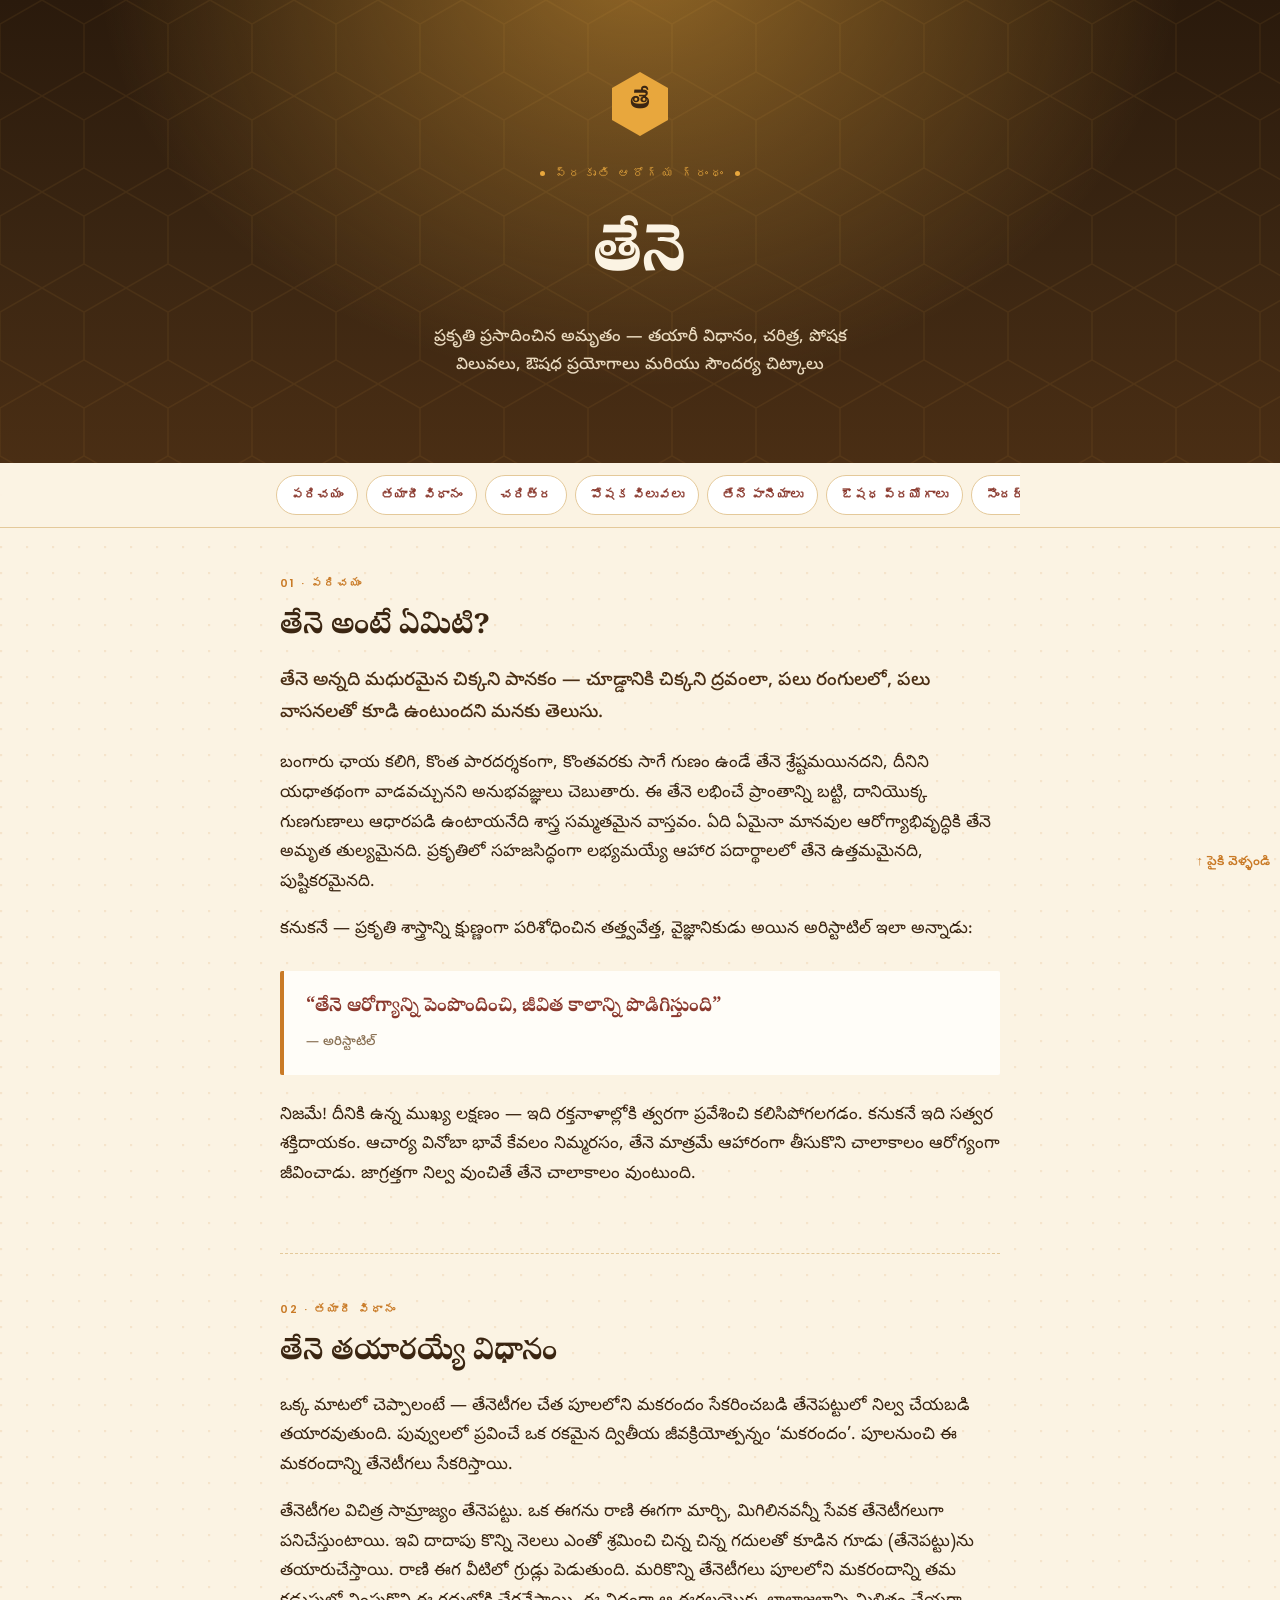
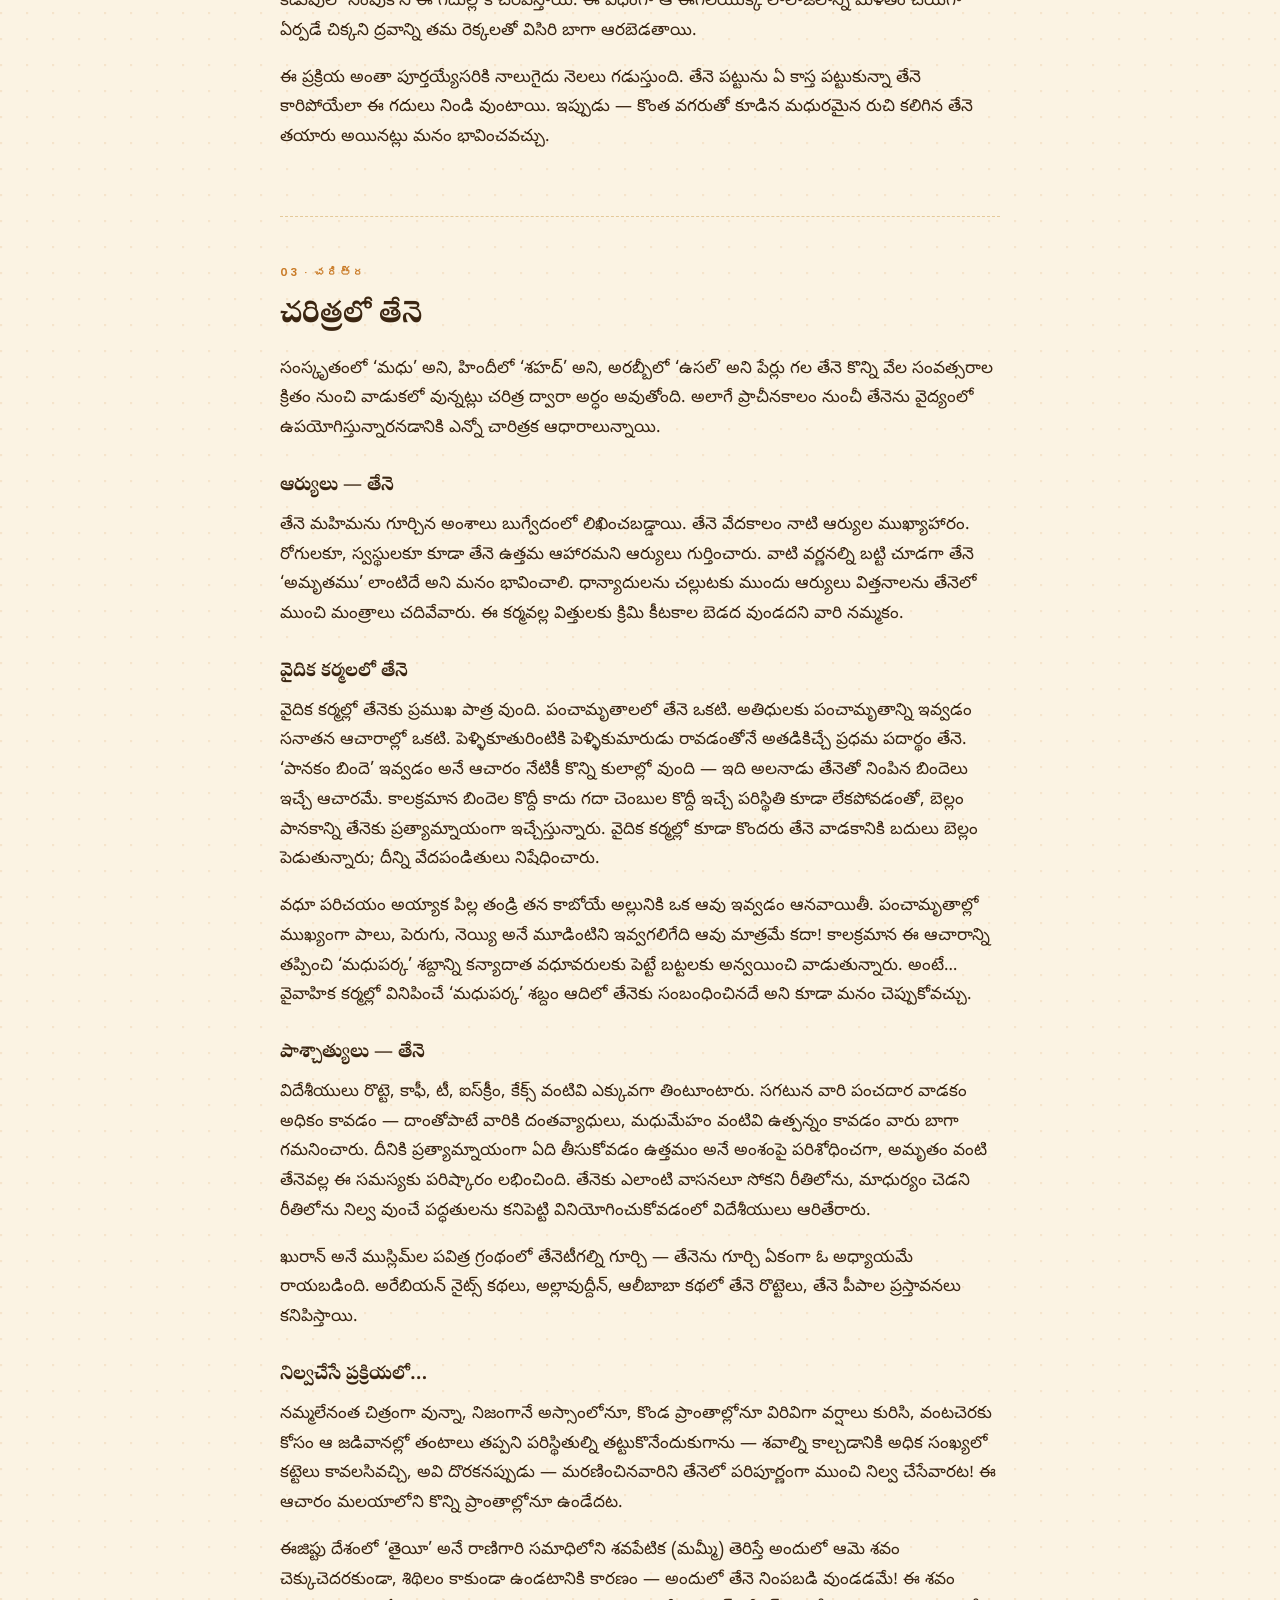
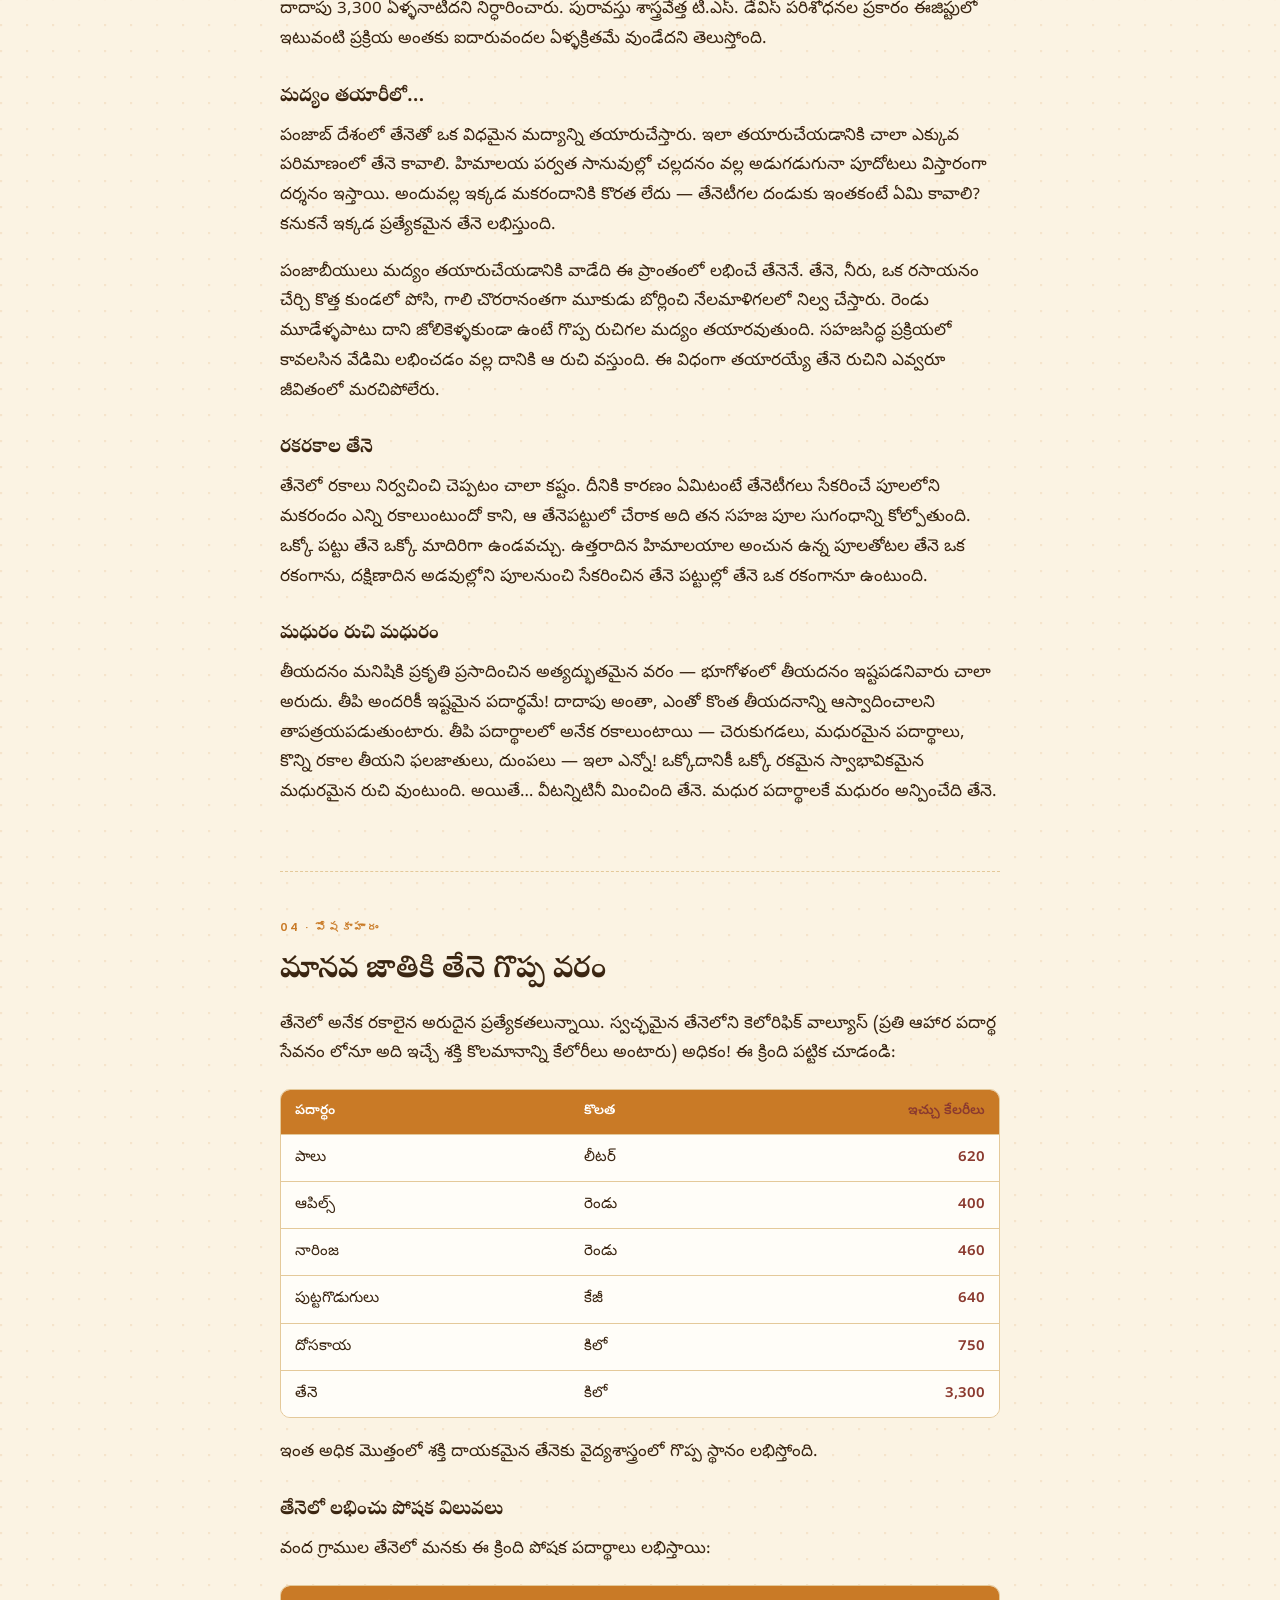
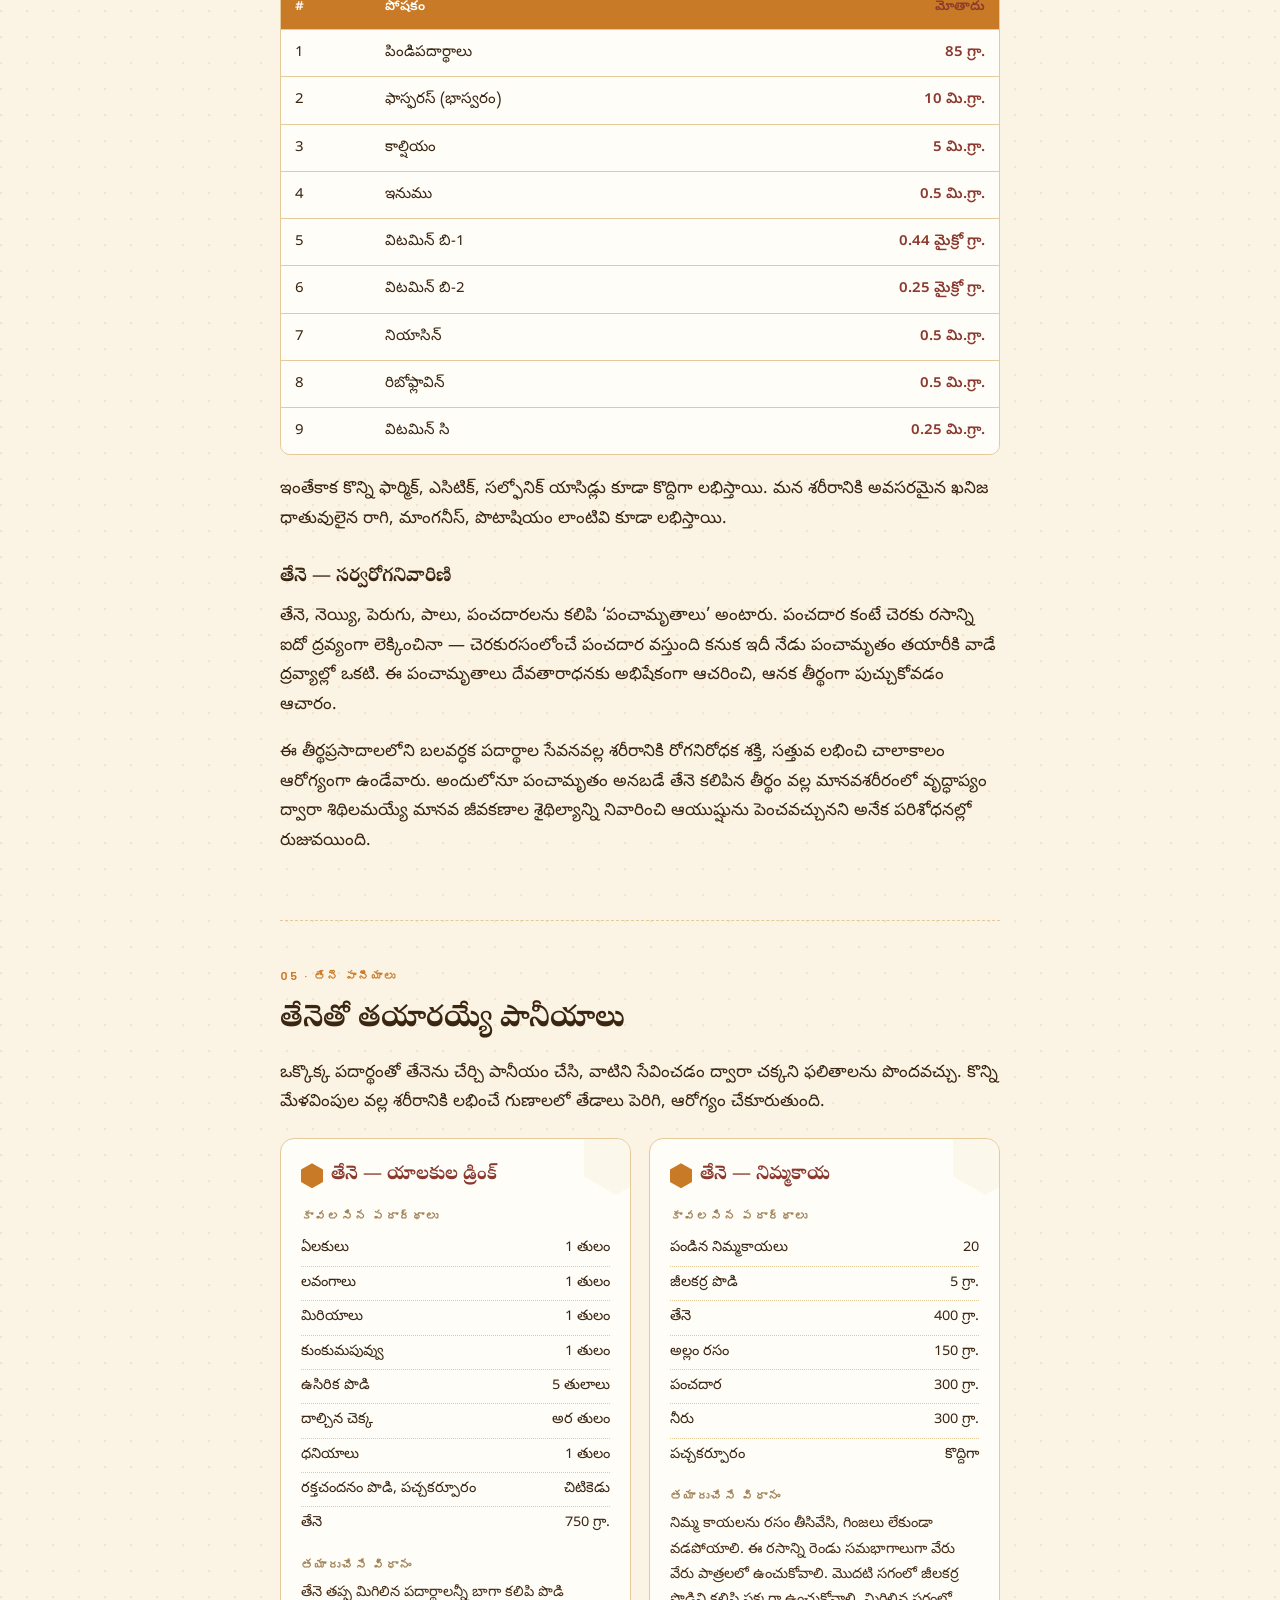
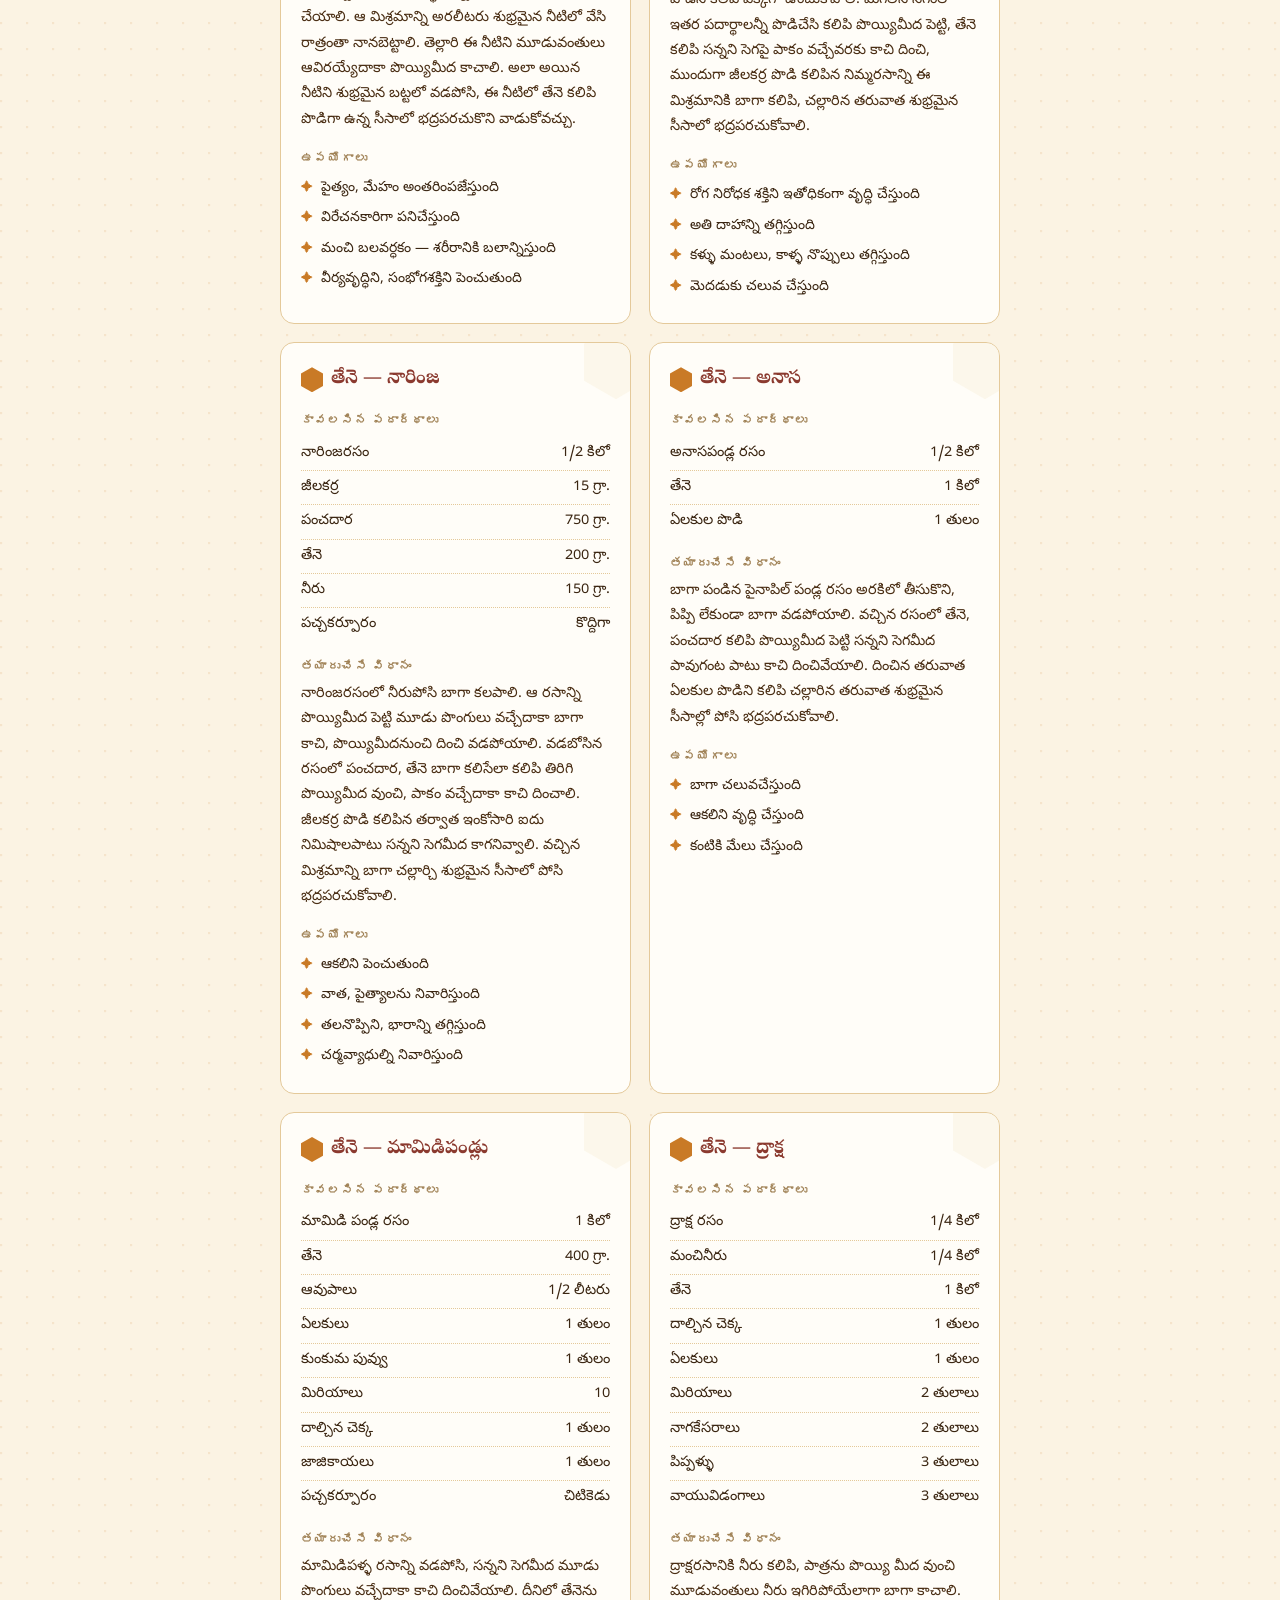
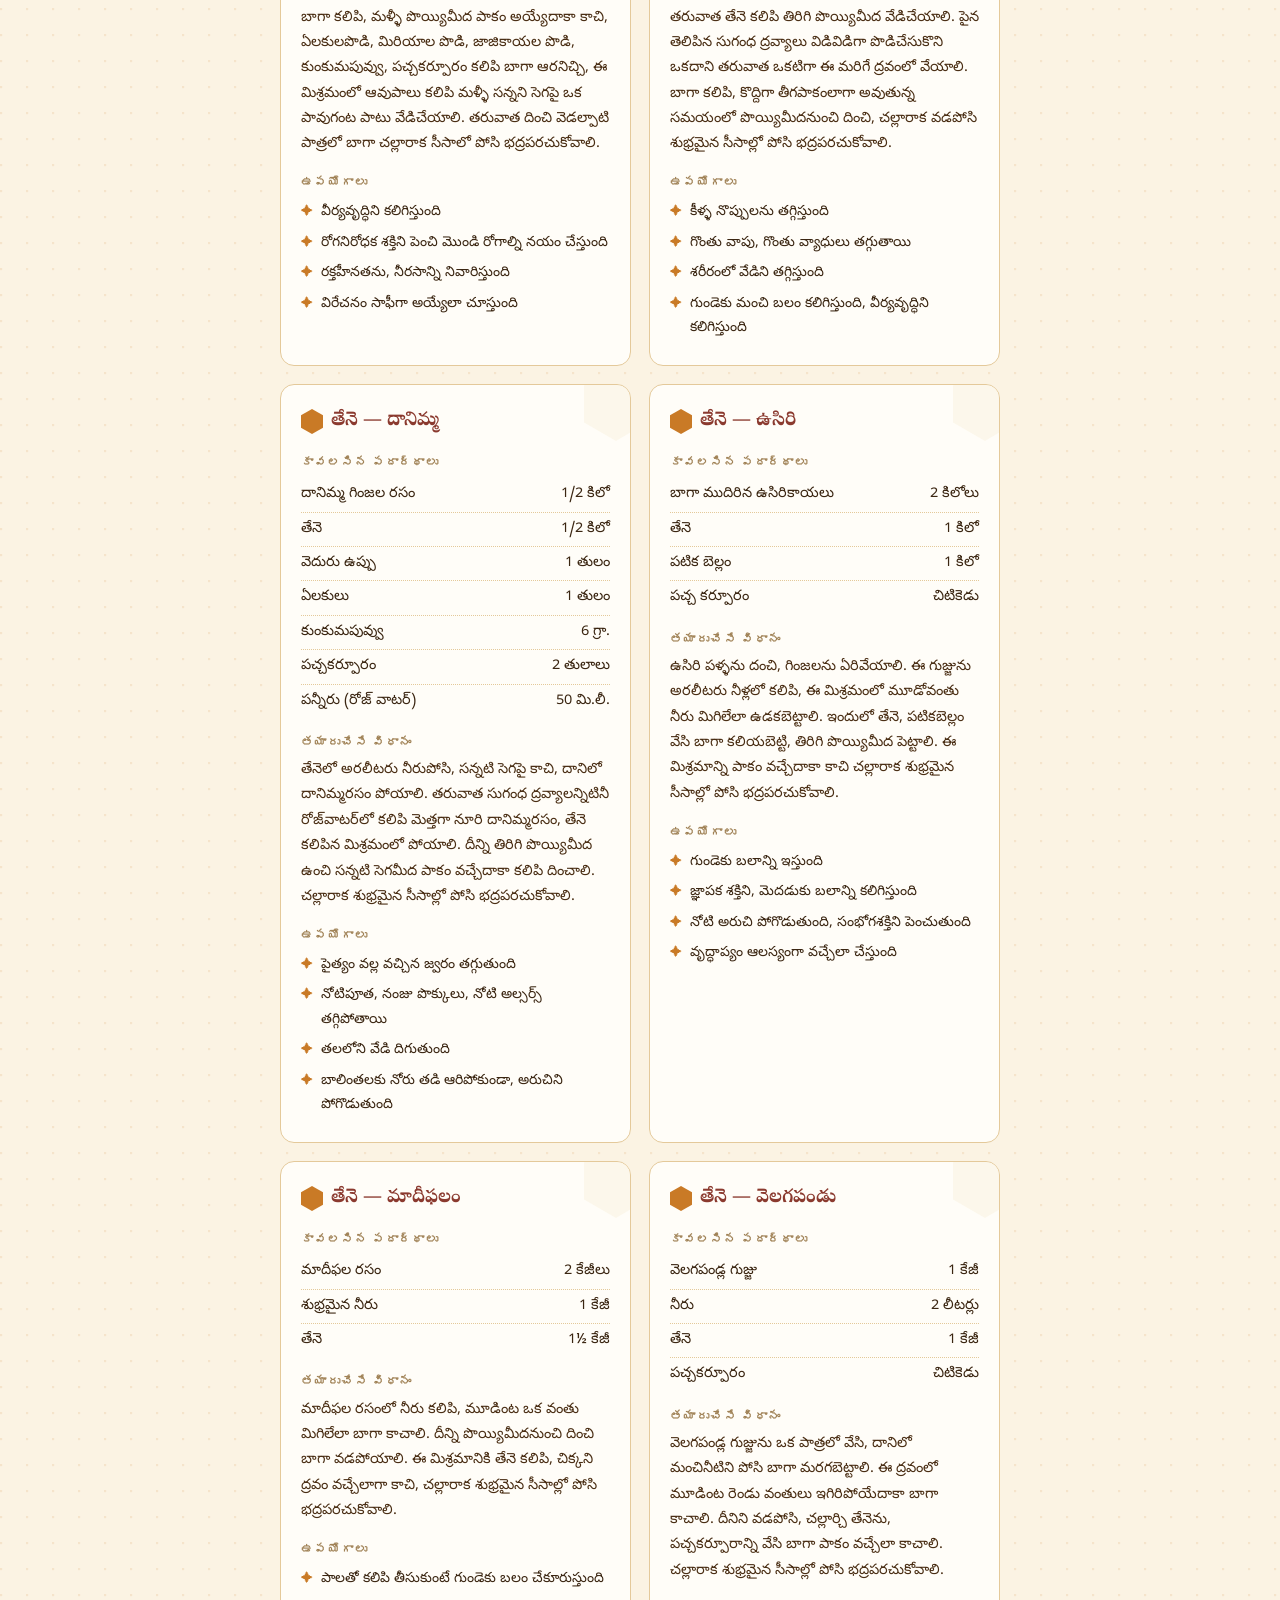
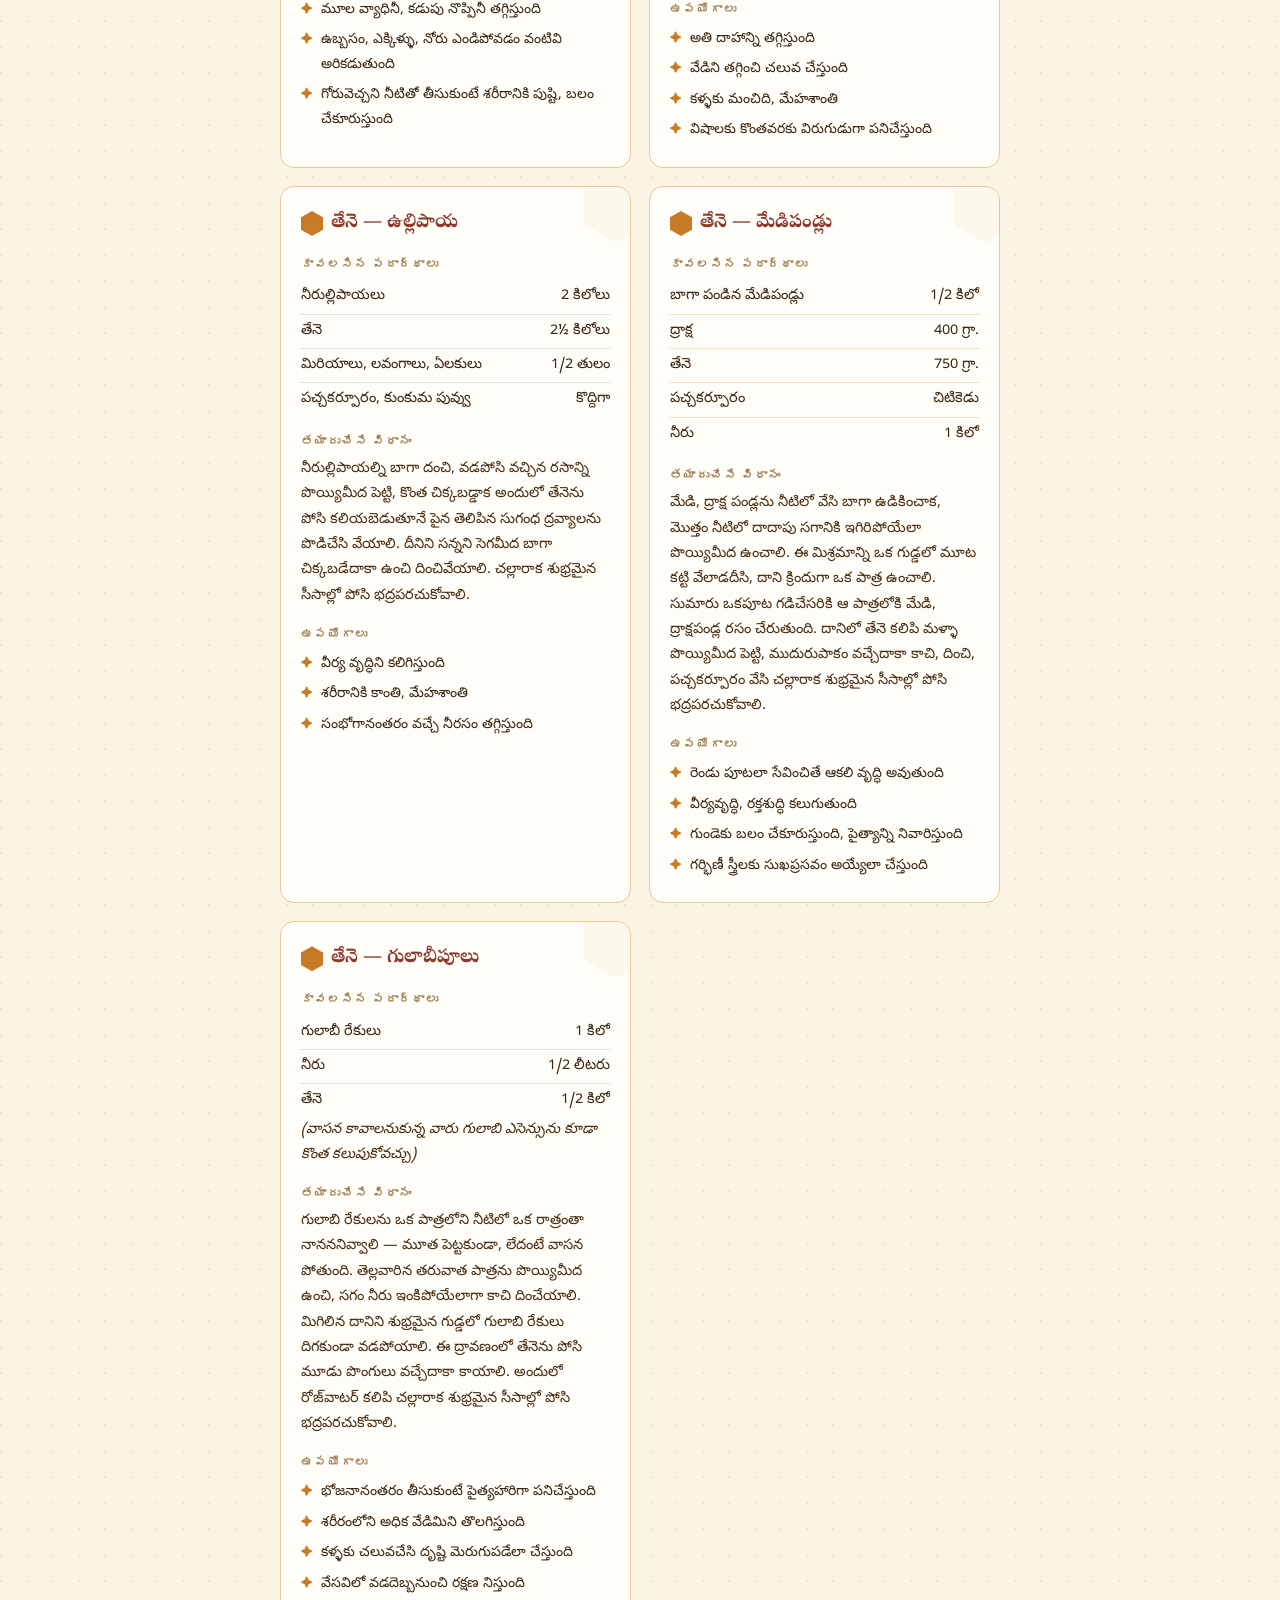
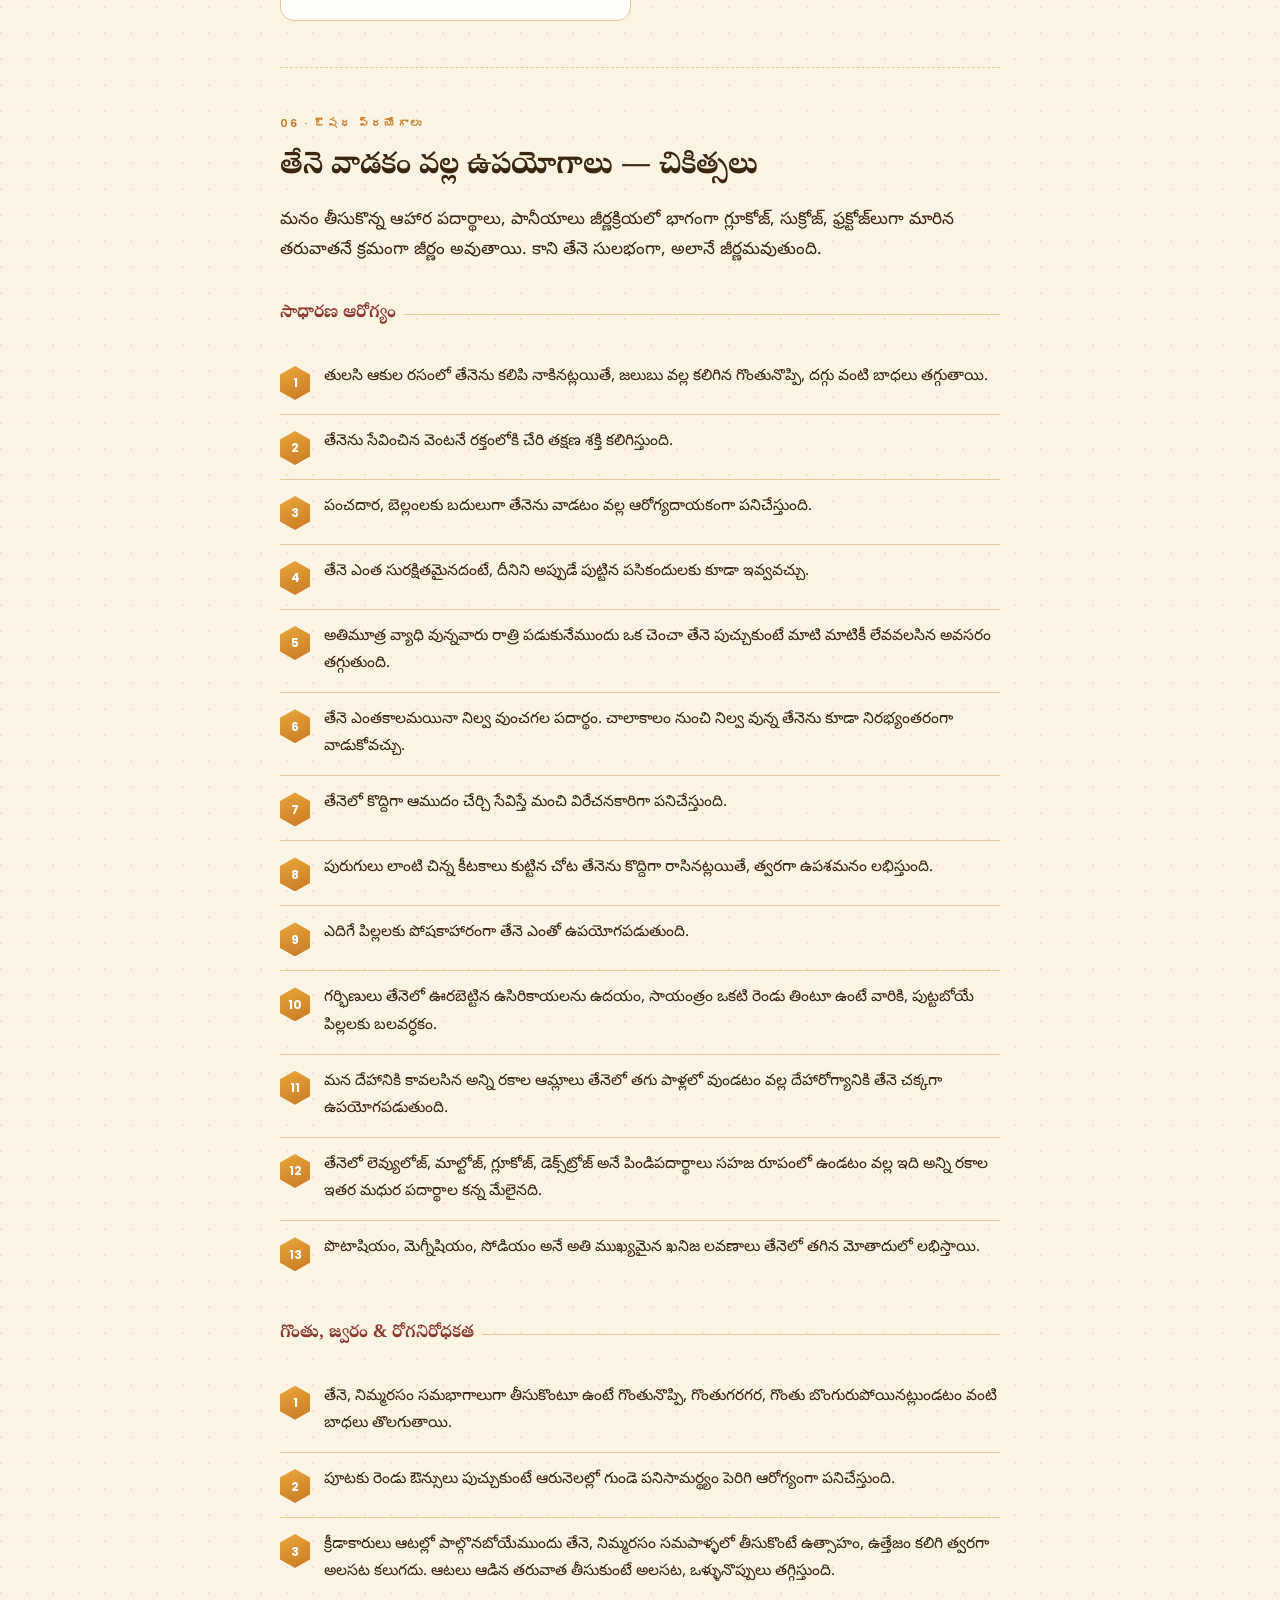
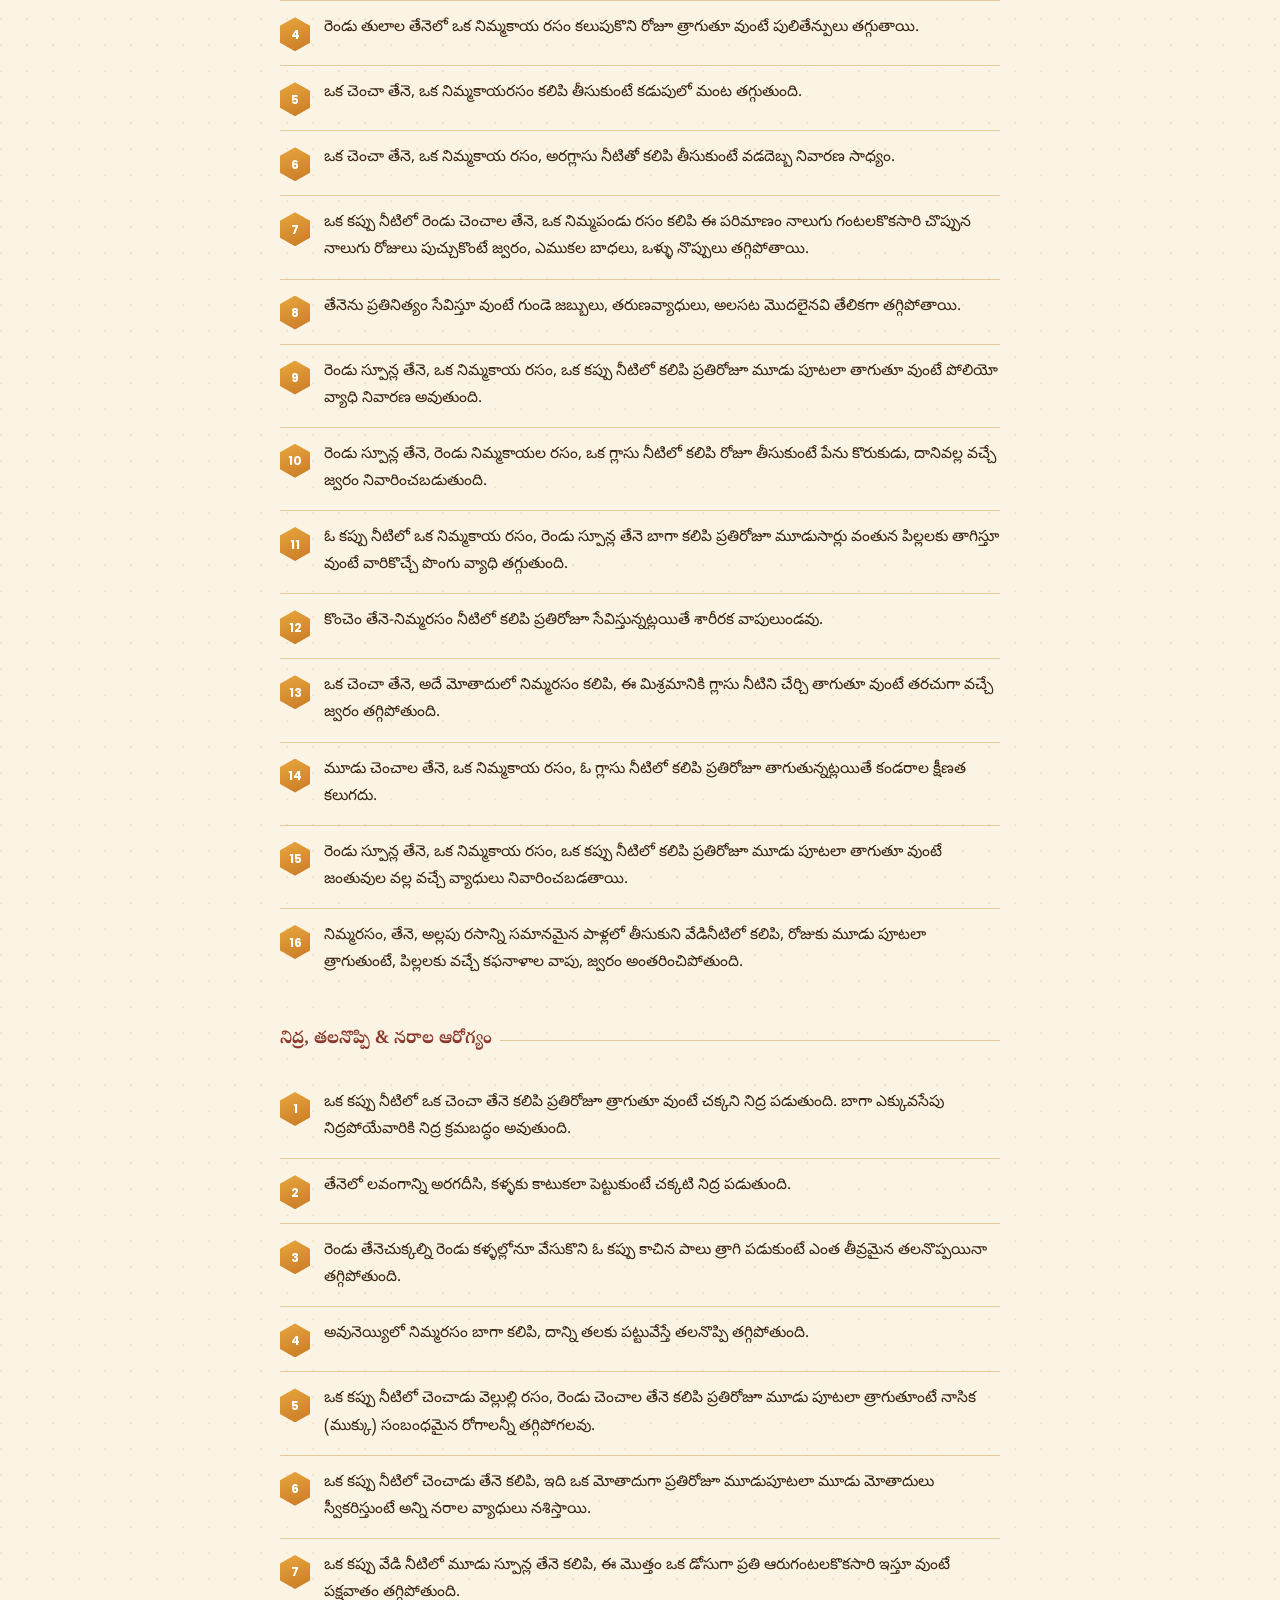
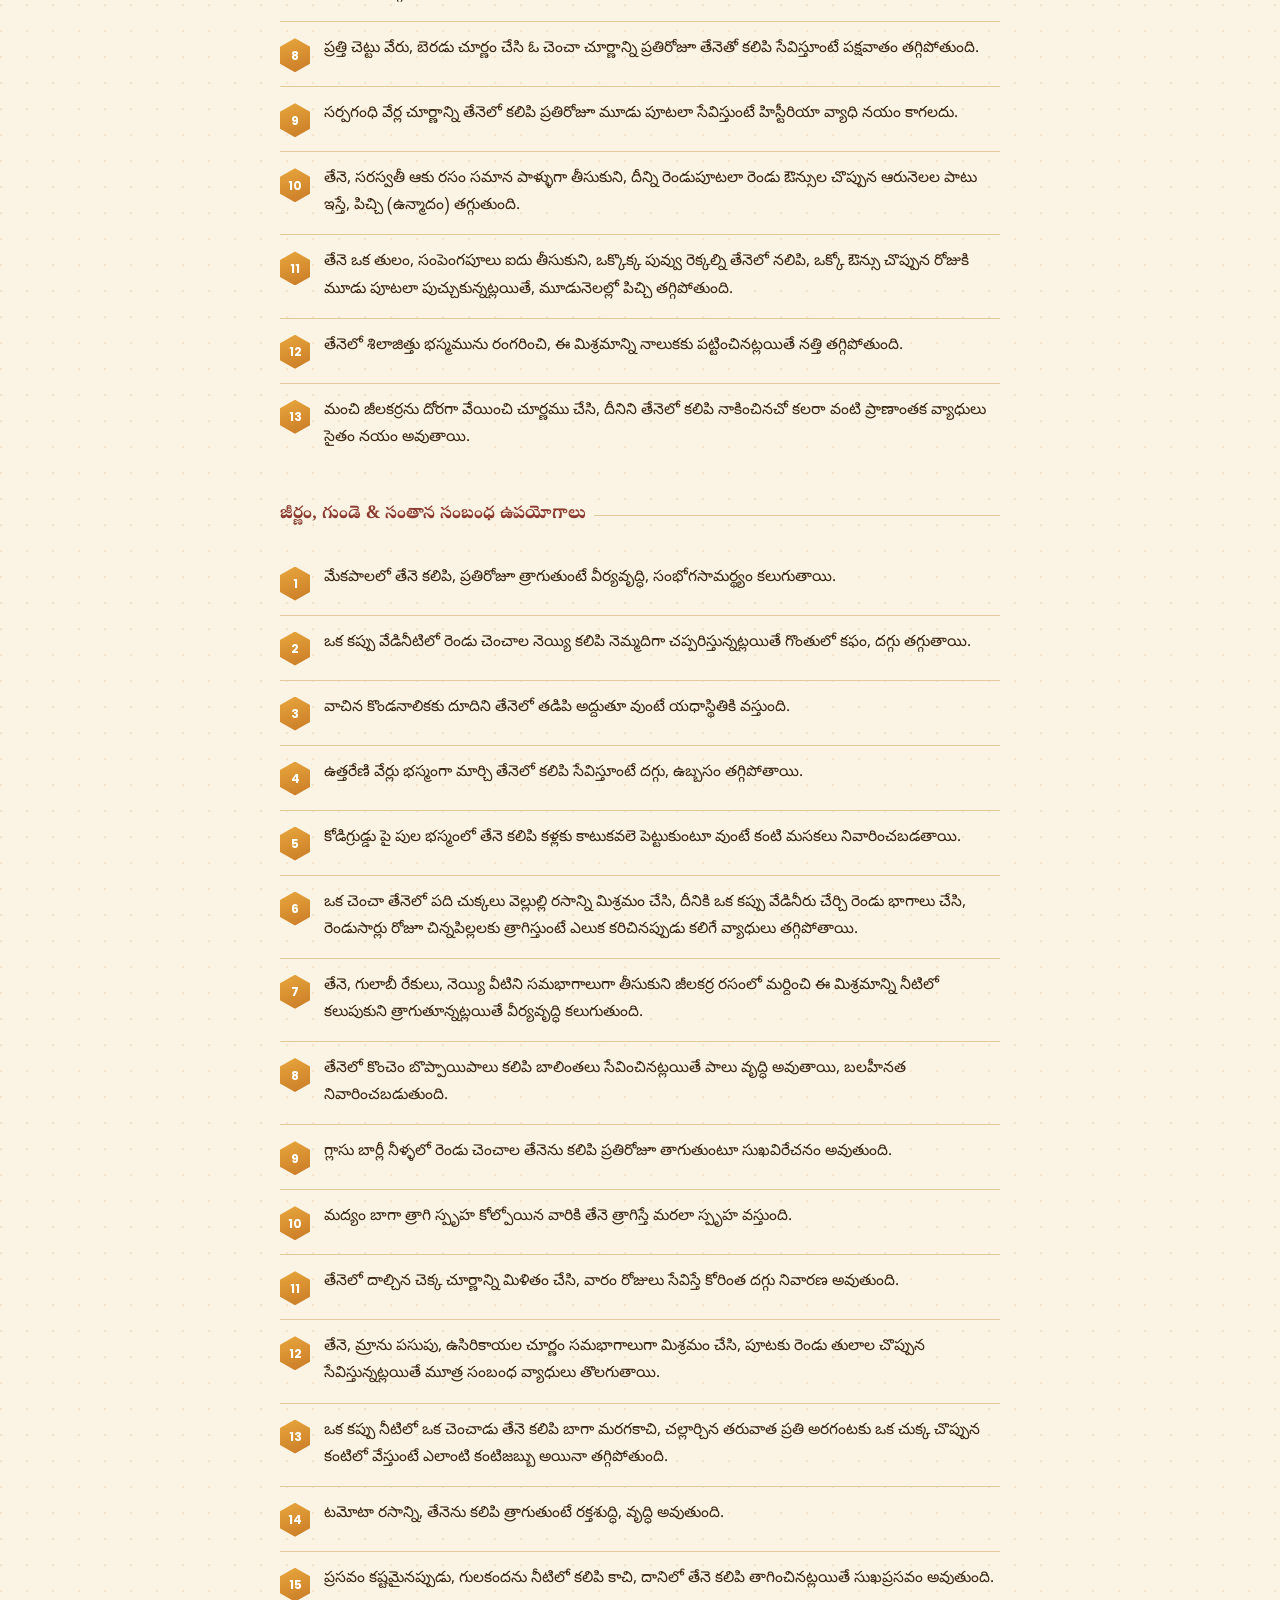
<file: index.html>
<!doctype html>
<html lang="te">
  <head>
    <meta charset="UTF-8" />
    <meta name="viewport" content="width=device-width, initial-scale=1.0" />
    <title>తేనె — ప్రకృతి ప్రసాదించిన అమృతం</title>
    <link rel="preconnect" href="https://fonts.googleapis.com" />
    <link rel="preconnect" href="https://fonts.gstatic.com" crossorigin />
    <link
      href="https://fonts.googleapis.com/css2?family=Noto+Serif+Telugu:wght@500;700;800&family=Noto+Sans+Telugu:wght@400;500;600;700&family=Poppins:wght@400;500;600&display=swap"
      rel="stylesheet"
    />
    <link rel="stylesheet" href="style.css" />
  </head>
  <body class="comb-bg">
    <header class="hero">
      <div class="hero-inner">
        <div class="hero-drop"></div>
        <div class="hero-eyebrow">
          <span class="dot"></span>ప్రకృతి ఆరోగ్య గ్రంథం<span
            class="dot"
          ></span>
        </div>
        <h1>తేనె</h1>
        <p class="tag">
          ప్రకృతి ప్రసాదించిన అమృతం — తయారీ విధానం, చరిత్ర, పోషక విలువలు, ఔషధ
          ప్రయోగాలు మరియు సౌందర్య చిట్కాలు
        </p>
      </div>
    </header>

    <nav class="toc-wrap">
      <div class="toc">
        <a href="#intro">పరిచయం</a>
        <a href="#making">తయారీ విధానం</a>
        <a href="#history">చరిత్ర</a>
        <a href="#nutrition">పోషక విలువలు</a>
        <a href="#recipes">తేనె పానీయాలు</a>
        <a href="#remedies">ఔషధ ప్రయోగాలు</a>
        <a href="#beauty">సౌందర్య చిట్కాలు</a>
      </div>
    </nav>

    <main>
      <section id="intro">
        <div class="section-eyebrow">01 · పరిచయం</div>
        <h2 class="section-title">తేనె అంటే ఏమిటి?</h2>
        <p class="lede">
          తేనె అన్నది మధురమైన చిక్కని పానకం — చూడ్డానికి చిక్కని ద్రవంలా, పలు
          రంగులలో, పలు వాసనలతో కూడి ఉంటుందని మనకు తెలుసు.
        </p>
        <p>
          బంగారు ఛాయ కలిగి, కొంత పారదర్శకంగా, కొంతవరకు సాగే గుణం ఉండే తేనె
          శ్రేష్టమయినదని, దీనిని యధాతథంగా వాడవచ్చునని అనుభవజ్ఞులు చెబుతారు. ఈ
          తేనె లభించే ప్రాంతాన్ని బట్టి, దానియొక్క గుణగుణాలు ఆధారపడి ఉంటాయనేది
          శాస్త్ర సమ్మతమైన వాస్తవం. ఏది ఏమైనా మానవుల ఆరోగ్యాభివృద్ధికి తేనె అమృత
          తుల్యమైనది. ప్రకృతిలో సహజసిద్ధంగా లభ్యమయ్యే ఆహార పదార్థాలలో తేనె
          ఉత్తమమైనది, పుష్టికరమైనది.
        </p>
        <p>
          కనుకనే — ప్రకృతి శాస్త్రాన్ని క్షుణ్ణంగా పరిశోధించిన తత్త్వవేత్త,
          వైజ్ఞానికుడు అయిన అరిస్టాటిల్‌ ఇలా అన్నాడు:
        </p>
        <blockquote>
          “తేనె ఆరోగ్యాన్ని పెంపొందించి, జీవిత కాలాన్ని పొడిగిస్తుంది”
          <cite>— అరిస్టాటిల్‌</cite>
        </blockquote>
        <p>
          నిజమే! దీనికి ఉన్న ముఖ్య లక్షణం — ఇది రక్తనాళాల్లోకి త్వరగా ప్రవేశించి
          కలిసిపోగలగడం. కనుకనే ఇది సత్వర శక్తిదాయకం. ఆచార్య వినోబా భావే కేవలం
          నిమ్మరసం, తేనె మాత్రమే ఆహారంగా తీసుకొని చాలాకాలం ఆరోగ్యంగా జీవించాడు.
          జాగ్రత్తగా నిల్వ వుంచితే తేనె చాలాకాలం వుంటుంది.
        </p>
      </section>

      <section id="making">
        <div class="section-eyebrow">02 · తయారీ విధానం</div>
        <h2 class="section-title">తేనె తయారయ్యే విధానం</h2>
        <p>
          ఒక్క మాటలో చెప్పాలంటే — తేనెటీగల చేత పూలలోని మకరందం సేకరించబడి
          తేనెపట్టులో నిల్వ చేయబడి తయారవుతుంది. పువ్వులలో ప్రవించే ఒక రకమైన
          ద్వితీయ జీవక్రియోత్పన్నం ‘మకరందం’. పూలనుంచి ఈ మకరందాన్ని తేనెటీగలు
          సేకరిస్తాయి.
        </p>
        <p>
          తేనెటీగల విచిత్ర సామ్రాజ్యం తేనెపట్టు. ఒక ఈగను రాణి ఈగగా మార్చి,
          మిగిలినవన్నీ సేవక తేనెటీగలుగా పనిచేస్తుంటాయి. ఇవి దాదాపు కొన్ని నెలలు
          ఎంతో శ్రమించి చిన్న చిన్న గదులతో కూడిన గూడు (తేనెపట్టు)ను
          తయారుచేస్తాయి. రాణి ఈగ వీటిలో గ్రుడ్లు పెడుతుంది. మరికొన్ని తేనెటీగలు
          పూలలోని మకరందాన్ని తమ కడుపులో నింపుకొని ఈ గదుల్లోకి చేరవేస్తాయి. ఈ
          విధంగా ఆ ఈగలయొక్క లాలాజలాన్ని మిళితం చేయగా ఏర్పడే చిక్కని ద్రవాన్ని తమ
          రెక్కలతో విసిరి బాగా ఆరబెడతాయి.
        </p>
        <p>
          ఈ ప్రక్రియ అంతా పూర్తయ్యేసరికి నాలుగైదు నెలలు గడుస్తుంది. తేనె పట్టును
          ఏ కాస్త పట్టుకున్నా తేనె కారిపోయేలా ఈ గదులు నిండి వుంటాయి. ఇప్పుడు —
          కొంత వగరుతో కూడిన మధురమైన రుచి కలిగిన తేనె తయారు అయినట్లు మనం
          భావించవచ్చు.
        </p>
      </section>

      <section id="history">
        <div class="section-eyebrow">03 · చరిత్ర</div>
        <h2 class="section-title">చరిత్రలో తేనె</h2>
        <p>
          సంస్కృతంలో ‘మధు’ అని, హిందీలో ‘శహద్‌’ అని, అరబ్బీలో ‘ఉసల్‌’ అని పేర్లు
          గల తేనె కొన్ని వేల సంవత్సరాల క్రితం నుంచి వాడుకలో వున్నట్లు చరిత్ర
          ద్వారా అర్ధం అవుతోంది. అలాగే ప్రాచీనకాలం నుంచీ తేనెను వైద్యంలో
          ఉపయోగిస్తున్నారనడానికి ఎన్నో చారిత్రక ఆధారాలున్నాయి.
        </p>

        <h3 style="font-size: 19px; margin-top: 26px">ఆర్యులు — తేనె</h3>
        <p>
          తేనె మహిమను గూర్చిన అంశాలు బుగ్వేదంలో లిఖించబడ్డాయి. తేనె వేదకాలం నాటి
          ఆర్యుల ముఖ్యాహారం. రోగులకూ, స్వస్థులకూ కూడా తేనె ఉత్తమ ఆహారమని ఆర్యులు
          గుర్తించారు. వాటి వర్ణనల్ని బట్టి చూడగా తేనె ‘అమృతము’ లాంటిదే అని మనం
          భావించాలి. ధాన్యాదులను చల్లుటకు ముందు ఆర్యులు విత్తనాలను తేనెలో ముంచి
          మంత్రాలు చదివేవారు. ఈ కర్మవల్ల విత్తులకు క్రిమి కీటకాల బెడద వుండదని
          వారి నమ్మకం.
        </p>

        <h3 style="font-size: 19px; margin-top: 26px">వైదిక కర్మలలో తేనె</h3>
        <p>
          వైదిక కర్మల్లో తేనెకు ప్రముఖ పాత్ర వుంది. పంచామృతాలలో తేనె ఒకటి.
          అతిధులకు పంచామృతాన్ని ఇవ్వడం సనాతన ఆచారాల్లో ఒకటి. పెళ్ళికూతురింటికి
          పెళ్ళికుమారుడు రావడంతోనే అతడికిచ్చే ప్రధమ పదార్థం తేనె. ‘పానకం బిందె’
          ఇవ్వడం అనే ఆచారం నేటికీ కొన్ని కులాల్లో వుంది — ఇది అలనాడు తేనెతో
          నింపిన బిందెలు ఇచ్చే ఆచారమే. కాలక్రమాన బిందెల కొద్దీ కాదు గదా చెంబుల
          కొద్దీ ఇచ్చే పరిస్థితి కూడా లేకపోవడంతో, బెల్లం పానకాన్ని తేనెకు
          ప్రత్యామ్నాయంగా ఇచ్చేస్తున్నారు. వైదిక కర్మల్లో కూడా కొందరు తేనె
          వాడకానికి బదులు బెల్లం పెడుతున్నారు; దీన్ని వేదపండితులు నిషేధించారు.
        </p>
        <p>
          వధూ పరిచయం అయ్యాక పిల్ల తండ్రి తన కాబోయే అల్లునికి ఒక ఆవు ఇవ్వడం
          ఆనవాయితీ. పంచామృతాల్లో ముఖ్యంగా పాలు, పెరుగు, నెయ్యి అనే మూడింటిని
          ఇవ్వగలిగేది ఆవు మాత్రమే కదా! కాలక్రమాన ఈ ఆచారాన్ని తప్పించి ‘మధుపర్క’
          శబ్దాన్ని కన్యాదాత వధూవరులకు పెట్టే బట్టలకు అన్వయించి వాడుతున్నారు.
          అంటే… వైవాహిక కర్మల్లో వినిపించే ‘మధుపర్క’ శబ్దం ఆదిలో తేనెకు
          సంబంధించినదే అని కూడా మనం చెప్పుకోవచ్చు.
        </p>

        <h3 style="font-size: 19px; margin-top: 26px">పాశ్చాత్యులు — తేనె</h3>
        <p>
          విదేశీయులు రొట్టె, కాఫీ, టీ, ఐస్‌క్రీం, కేక్స్‌ వంటివి ఎక్కువగా
          తింటూంటారు. సగటున వారి పంచదార వాడకం అధికం కావడం — దాంతోపాటే వారికి
          దంతవ్యాధులు, మధుమేహం వంటివి ఉత్పన్నం కావడం వారు బాగా గమనించారు. దీనికి
          ప్రత్యామ్నాయంగా ఏది తీసుకోవడం ఉత్తమం అనే అంశంపై పరిశోధించగా, అమృతం
          వంటి తేనెవల్ల ఈ సమస్యకు పరిష్కారం లభించింది. తేనెకు ఎలాంటి వాసనలూ
          సోకని రీతిలోను, మాధుర్యం చెడని రీతిలోను నిల్వ వుంచే పద్ధతులను
          కనిపెట్టి వినియోగించుకోవడంలో విదేశీయులు ఆరితేరారు.
        </p>
        <p>
          ఖురాన్‌ అనే ముస్లిమ్‌ల పవిత్ర గ్రంథంలో తేనెటీగల్ని గూర్చి — తేనెను
          గూర్చి ఏకంగా ఓ అధ్యాయమే రాయబడింది. అరేబియన్‌ నైట్స్‌ కథలు,
          అల్లావుద్దీన్‌, ఆలీబాబా కథలో తేనె రొట్టెలు, తేనె పీపాల ప్రస్తావనలు
          కనిపిస్తాయి.
        </p>

        <h3 style="font-size: 19px; margin-top: 26px">నిల్వచేసే ప్రక్రియలో…</h3>
        <p>
          నమ్మలేనంత చిత్రంగా వున్నా, నిజంగానే అస్సాంలోనూ, కొండ ప్రాంతాల్లోనూ
          విరివిగా వర్షాలు కురిసి, వంటచెరకు కోసం ఆ జడివానల్లో తంటాలు తప్పని
          పరిస్థితుల్ని తట్టుకొనేందుకుగాను — శవాల్ని కాల్చడానికి అధిక సంఖ్యలో
          కట్టెలు కావలసివచ్చి, అవి దొరకనప్పుడు — మరణించినవారిని తేనెలో
          పరిపూర్ణంగా ముంచి నిల్వ చేసేవారట! ఈ ఆచారం మలయాలోని కొన్ని
          ప్రాంతాల్లోనూ ఉండేదట.
        </p>
        <p>
          ఈజిప్టు దేశంలో ‘తైయీ’ అనే రాణిగారి సమాధిలోని శవపేటిక (మమ్మీ) తెరిస్తే
          అందులో ఆమె శవం చెక్కుచెదరకుండా, శిథిలం కాకుండా ఉండటానికి కారణం —
          అందులో తేనె నింపబడి వుండడమే! ఈ శవం దాదాపు 3,300 ఏళ్ళనాటిదని
          నిర్ధారించారు. పురావస్తు శాస్త్రవేత్త టి.ఎస్‌. డేవిస్‌ పరిశోధనల
          ప్రకారం ఈజిప్టులో ఇటువంటి ప్రక్రియ అంతకు ఐదారువందల ఏళ్ళక్రితమే
          వుండేదని తెలుస్తోంది.
        </p>

        <h3 style="font-size: 19px; margin-top: 26px">మద్యం తయారీలో…</h3>
        <p>
          పంజాబ్‌ దేశంలో తేనెతో ఒక విధమైన మద్యాన్ని తయారుచేస్తారు. ఇలా
          తయారుచేయడానికి చాలా ఎక్కువ పరిమాణంలో తేనె కావాలి. హిమాలయ పర్వత
          సానువుల్లో చల్లదనం వల్ల అడుగడుగునా పూదోటలు విస్తారంగా దర్శనం ఇస్తాయి.
          అందువల్ల ఇక్కడ మకరందానికి కొరత లేదు — తేనెటీగల దండుకు ఇంతకంటే ఏమి
          కావాలి? కనుకనే ఇక్కడ ప్రత్యేకమైన తేనె లభిస్తుంది.
        </p>
        <p>
          పంజాబీయులు మద్యం తయారుచేయడానికి వాడేది ఈ ప్రాంతంలో లభించే తేనెనే.
          తేనె, నీరు, ఒక రసాయనం చేర్చి కొత్త కుండలో పోసి, గాలి చొరరానంతగా మూకుడు
          బోర్లించి నేలమాళిగలలో నిల్వ చేస్తారు. రెండు మూడేళ్ళపాటు దాని
          జోలికెళ్ళకుండా ఉంటే గొప్ప రుచిగల మద్యం తయారవుతుంది. సహజసిద్ధ
          ప్రక్రియలో కావలసిన వేడిమి లభించడం వల్ల దానికి ఆ రుచి వస్తుంది. ఈ
          విధంగా తయారయ్యే తేనె రుచిని ఎవ్వరూ జీవితంలో మరచిపోలేరు.
        </p>

        <h3 style="font-size: 19px; margin-top: 26px">రకరకాల తేనె</h3>
        <p>
          తేనెలో రకాలు నిర్వచించి చెప్పటం చాలా కష్టం. దీనికి కారణం ఏమిటంటే
          తేనెటీగలు సేకరించే పూలలోని మకరందం ఎన్ని రకాలుంటుందో కాని, ఆ
          తేనెపట్టులో చేరాక అది తన సహజ పూల సుగంధాన్ని కోల్పోతుంది. ఒక్కో పట్టు
          తేనె ఒక్కో మాదిరిగా ఉండవచ్చు. ఉత్తరాదిన హిమాలయాల అంచున ఉన్న పూలతోటల
          తేనె ఒక రకంగాను, దక్షిణాదిన అడవుల్లోని పూలనుంచి సేకరించిన తేనె
          పట్టుల్లో తేనె ఒక రకంగానూ ఉంటుంది.
        </p>

        <h3 style="font-size: 19px; margin-top: 26px">మధురం రుచి మధురం</h3>
        <p>
          తీయదనం మనిషికి ప్రకృతి ప్రసాదించిన అత్యద్భుతమైన వరం — భూగోళంలో తీయదనం
          ఇష్టపడనివారు చాలా అరుదు. తీపి అందరికీ ఇష్టమైన పదార్థమే! దాదాపు అంతా,
          ఎంతో కొంత తీయదనాన్ని ఆస్వాదించాలని తాపత్రయపడుతుంటారు. తీపి పదార్థాలలో
          అనేక రకాలుంటాయి — చెరుకుగడలు, మధురమైన పదార్థాలు, కొన్ని రకాల తీయని
          ఫలజాతులు, దుంపలు — ఇలా ఎన్నో! ఒక్కోదానికీ ఒక్కో రకమైన స్వాభావికమైన
          మధురమైన రుచి వుంటుంది. అయితే… వీటన్నిటినీ మించింది తేనె. మధుర
          పదార్థాలకే మధురం అన్పించేది తేనె.
        </p>
      </section>

      <section id="nutrition">
        <div class="section-eyebrow">04 · పోషకాహారం</div>
        <h2 class="section-title">మానవ జాతికి తేనె గొప్ప వరం</h2>
        <p>
          తేనెలో అనేక రకాలైన అరుదైన ప్రత్యేకతలున్నాయి. స్వచ్ఛమైన తేనెలోని
          కెలోరిఫిక్‌ వాల్యూస్‌ (ప్రతి ఆహార పదార్థ సేవనం లోనూ అది ఇచ్చే శక్తి
          కొలమానాన్ని కేలోరీలు అంటారు) అధికం! ఈ క్రింది పట్టిక చూడండి:
        </p>
        <div class="table-wrap">
          <table>
            <thead>
              <tr>
                <th>పదార్థం</th>
                <th>కొలత</th>
                <th>ఇచ్చు కేలరీలు</th>
              </tr>
            </thead>
            <tbody>
              <tr>
                <td>పాలు</td>
                <td>లీటర్‌</td>
                <td>620</td>
              </tr>
              <tr>
                <td>ఆపిల్స్‌</td>
                <td>రెండు</td>
                <td>400</td>
              </tr>
              <tr>
                <td>నారింజ</td>
                <td>రెండు</td>
                <td>460</td>
              </tr>
              <tr>
                <td>పుట్టగొడుగులు</td>
                <td>కేజీ</td>
                <td>640</td>
              </tr>
              <tr>
                <td>దోసకాయ</td>
                <td>కిలో</td>
                <td>750</td>
              </tr>
              <tr>
                <td>తేనె</td>
                <td>కిలో</td>
                <td>3,300</td>
              </tr>
            </tbody>
          </table>
        </div>
        <p>
          ఇంత అధిక మొత్తంలో శక్తి దాయకమైన తేనెకు వైద్యశాస్త్రంలో గొప్ప స్థానం
          లభిస్తోంది.
        </p>

        <h3 style="font-size: 19px; margin-top: 26px">
          తేనెలో లభించు పోషక విలువలు
        </h3>
        <p>వంద గ్రాముల తేనెలో మనకు ఈ క్రింది పోషక పదార్థాలు లభిస్తాయి:</p>
        <div class="table-wrap">
          <table>
            <thead>
              <tr>
                <th>#</th>
                <th>పోషకం</th>
                <th>మోతాదు</th>
              </tr>
            </thead>
            <tbody>
              <tr>
                <td>1</td>
                <td>పిండిపదార్థాలు</td>
                <td>85 గ్రా.</td>
              </tr>
              <tr>
                <td>2</td>
                <td>ఫాస్ఫరస్‌ (భాస్వరం)</td>
                <td>10 మి.గ్రా.</td>
              </tr>
              <tr>
                <td>3</td>
                <td>కాల్షియం</td>
                <td>5 మి.గ్రా.</td>
              </tr>
              <tr>
                <td>4</td>
                <td>ఇనుము</td>
                <td>0.5 మి.గ్రా.</td>
              </tr>
              <tr>
                <td>5</td>
                <td>విటమిన్‌ బి-1</td>
                <td>0.44 మైక్రో గ్రా.</td>
              </tr>
              <tr>
                <td>6</td>
                <td>విటమిన్‌ బి-2</td>
                <td>0.25 మైక్రో గ్రా.</td>
              </tr>
              <tr>
                <td>7</td>
                <td>నియాసిన్‌</td>
                <td>0.5 మి.గ్రా.</td>
              </tr>
              <tr>
                <td>8</td>
                <td>రిబోఫ్లావిన్‌</td>
                <td>0.5 మి.గ్రా.</td>
              </tr>
              <tr>
                <td>9</td>
                <td>విటమిన్‌ సి</td>
                <td>0.25 మి.గ్రా.</td>
              </tr>
            </tbody>
          </table>
        </div>
        <p>
          ఇంతేకాక కొన్ని ఫార్మిక్‌, ఎసిటిక్‌, సల్ఫోనిక్‌ యాసిడ్లు కూడా కొద్దిగా
          లభిస్తాయి. మన శరీరానికి అవసరమైన ఖనిజ ధాతువులైన రాగి, మాంగనీస్‌,
          పొటాషియం లాంటివి కూడా లభిస్తాయి.
        </p>

        <h3 style="font-size: 19px; margin-top: 26px">
          తేనె — సర్వరోగనివారిణి
        </h3>
        <p>
          తేనె, నెయ్యి, పెరుగు, పాలు, పంచదారలను కలిపి ‘పంచామృతాలు’ అంటారు.
          పంచదార కంటే చెరకు రసాన్ని ఐదో ద్రవ్యంగా లెక్కించినా — చెరకురసంలోంచే
          పంచదార వస్తుంది కనుక ఇదీ నేడు పంచామృతం తయారీకి వాడే ద్రవ్యాల్లో ఒకటి.
          ఈ పంచామృతాలు దేవతారాధనకు అభిషేకంగా ఆచరించి, ఆనక తీర్థంగా పుచ్చుకోవడం
          ఆచారం.
        </p>
        <p>
          ఈ తీర్థప్రసాదాలలోని బలవర్ధక పదార్థాల సేవనవల్ల శరీరానికి రోగనిరోధక
          శక్తి, సత్తువ లభించి చాలాకాలం ఆరోగ్యంగా ఉండేవారు. అందులోనూ పంచామృతం
          అనబడే తేనె కలిపిన తీర్థం వల్ల మానవశరీరంలో వృద్ధాప్యం ద్వారా శిథిలమయ్యే
          మానవ జీవకణాల శైథిల్యాన్ని నివారించి ఆయుష్షును పెంచవచ్చునని అనేక
          పరిశోధనల్లో రుజువయింది.
        </p>
      </section>
      <section id="recipes">
        <div class="section-eyebrow">05 · తేనె పానీయాలు</div>
        <h2 class="section-title">తేనెతో తయారయ్యే పానీయాలు</h2>
        <p>
          ఒక్కొక్క పదార్థంతో తేనెను చేర్చి పానీయం చేసి, వాటిని సేవించడం ద్వారా
          చక్కని ఫలితాలను పొందవచ్చు. కొన్ని మేళవింపుల వల్ల శరీరానికి లభించే
          గుణాలలో తేడాలు పెరిగి, ఆరోగ్యం చేకూరుతుంది.
        </p>

        <div class="recipe-grid">
          <div class="recipe-card">
            <h3><span class="hex"></span>తేనె — యాలకుల డ్రింక్‌</h3>
            <h4>కావలసిన పదార్థాలు</h4>
            <ul class="ingredients">
              <li><span>ఏలకులు</span><span>1 తులం</span></li>
              <li><span>లవంగాలు</span><span>1 తులం</span></li>
              <li><span>మిరియాలు</span><span>1 తులం</span></li>
              <li><span>కుంకుమపువ్వు</span><span>1 తులం</span></li>
              <li><span>ఉసిరిక పొడి</span><span>5 తులాలు</span></li>
              <li><span>దాల్చిన చెక్క</span><span>అర తులం</span></li>
              <li><span>ధనియాలు</span><span>1 తులం</span></li>
              <li>
                <span>రక్తచందనం పొడి, పచ్చకర్పూరం</span><span>చిటికెడు</span>
              </li>
              <li><span>తేనె</span><span>750 గ్రా.</span></li>
            </ul>
            <h4>తయారుచేసే విధానం</h4>
            <p class="method">
              తేనె తప్ప మిగిలిన పదార్థాలన్నీ బాగా కలిపి పొడి చేయాలి. ఆ
              మిశ్రమాన్ని అరలీటరు శుభ్రమైన నీటిలో వేసి రాత్రంతా నానబెట్టాలి.
              తెల్లారి ఈ నీటిని మూడువంతులు ఆవిరయ్యేదాకా పొయ్యిమీద కాచాలి. అలా
              అయిన నీటిని శుభ్రమైన బట్టలో వడపోసి, ఈ నీటిలో తేనె కలిపి పొడిగా
              ఉన్న సీసాలో భద్రపరచుకొని వాడుకోవచ్చు.
            </p>
            <h4>ఉపయోగాలు</h4>
            <ul class="benefits">
              <li>పైత్యం, మేహం అంతరింపజేస్తుంది</li>
              <li>విరేచనకారిగా పనిచేస్తుంది</li>
              <li>మంచి బలవర్ధకం — శరీరానికి బలాన్నిస్తుంది</li>
              <li>వీర్యవృద్ధిని, సంభోగశక్తిని పెంచుతుంది</li>
            </ul>
          </div>

          <div class="recipe-card">
            <h3><span class="hex"></span>తేనె — నిమ్మకాయ</h3>
            <h4>కావలసిన పదార్థాలు</h4>
            <ul class="ingredients">
              <li><span>పండిన నిమ్మకాయలు</span><span>20</span></li>
              <li><span>జీలకర్ర పొడి</span><span>5 గ్రా.</span></li>
              <li><span>తేనె</span><span>400 గ్రా.</span></li>
              <li><span>అల్లం రసం</span><span>150 గ్రా.</span></li>
              <li><span>పంచదార</span><span>300 గ్రా.</span></li>
              <li><span>నీరు</span><span>300 గ్రా.</span></li>
              <li><span>పచ్చకర్పూరం</span><span>కొద్దిగా</span></li>
            </ul>
            <h4>తయారుచేసే విధానం</h4>
            <p class="method">
              నిమ్మ కాయలను రసం తీసివేసి, గింజలు లేకుండా వడపోయాలి. ఈ రసాన్ని
              రెండు సమభాగాలుగా వేరు వేరు పాత్రలలో ఉంచుకోవాలి. మొదటి సగంలో
              జీలకర్ర పొడిని కలిపి పక్కగా ఉంచుకోవాలి. మిగిలిన సగంలో ఇతర
              పదార్థాలన్నీ పొడిచేసి కలిపి పొయ్యిమీద పెట్టి, తేనె కలిపి సన్నని
              సెగపై పాకం వచ్చేవరకు కాచి దించి, ముందుగా జీలకర్ర పొడి కలిపిన
              నిమ్మరసాన్ని ఈ మిశ్రమానికి బాగా కలిపి, చల్లారిన తరువాత శుభ్రమైన
              సీసాలో భద్రపరచుకోవాలి.
            </p>
            <h4>ఉపయోగాలు</h4>
            <ul class="benefits">
              <li>రోగ నిరోధక శక్తిని ఇతోధికంగా వృద్ధి చేస్తుంది</li>
              <li>అతి దాహాన్ని తగ్గిస్తుంది</li>
              <li>కళ్ళు మంటలు, కాళ్ళ నొప్పులు తగ్గిస్తుంది</li>
              <li>మెదడుకు చలువ చేస్తుంది</li>
            </ul>
          </div>

          <div class="recipe-card">
            <h3><span class="hex"></span>తేనె — నారింజ</h3>
            <h4>కావలసిన పదార్థాలు</h4>
            <ul class="ingredients">
              <li><span>నారింజరసం</span><span>1/2 కిలో</span></li>
              <li><span>జీలకర్ర</span><span>15 గ్రా.</span></li>
              <li><span>పంచదార</span><span>750 గ్రా.</span></li>
              <li><span>తేనె</span><span>200 గ్రా.</span></li>
              <li><span>నీరు</span><span>150 గ్రా.</span></li>
              <li><span>పచ్చకర్పూరం</span><span>కొద్దిగా</span></li>
            </ul>
            <h4>తయారుచేసే విధానం</h4>
            <p class="method">
              నారింజరసంలో నీరుపోసి బాగా కలపాలి. ఆ రసాన్ని పొయ్యిమీద పెట్టి మూడు
              పొంగులు వచ్చేదాకా బాగా కాచి, పొయ్యిమీదనుంచి దించి వడపోయాలి.
              వడబోసిన రసంలో పంచదార, తేనె బాగా కలిసేలా కలిపి తిరిగి పొయ్యిమీద
              వుంచి, పాకం వచ్చేదాకా కాచి దించాలి. జీలకర్ర పొడి కలిపిన తర్వాత
              ఇంకోసారి ఐదు నిమిషాలపాటు సన్నని సెగమీద కాగనివ్వాలి. వచ్చిన
              మిశ్రమాన్ని బాగా చల్లార్చి శుభ్రమైన సీసాలో పోసి భద్రపరచుకోవాలి.
            </p>
            <h4>ఉపయోగాలు</h4>
            <ul class="benefits">
              <li>ఆకలిని పెంచుతుంది</li>
              <li>వాత, పైత్యాలను నివారిస్తుంది</li>
              <li>తలనొప్పిని, భారాన్ని తగ్గిస్తుంది</li>
              <li>చర్మవ్యాధుల్ని నివారిస్తుంది</li>
            </ul>
          </div>

          <div class="recipe-card">
            <h3><span class="hex"></span>తేనె — అనాస</h3>
            <h4>కావలసిన పదార్థాలు</h4>
            <ul class="ingredients">
              <li><span>అనాసపండ్ల రసం</span><span>1/2 కిలో</span></li>
              <li><span>తేనె</span><span>1 కిలో</span></li>
              <li><span>ఏలకుల పొడి</span><span>1 తులం</span></li>
            </ul>
            <h4>తయారుచేసే విధానం</h4>
            <p class="method">
              బాగా పండిన పైనాపిల్‌ పండ్ల రసం అరకిలో తీసుకొని, పిప్పి లేకుండా
              బాగా వడపోయాలి. వచ్చిన రసంలో తేనె, పంచదార కలిపి పొయ్యిమీద పెట్టి
              సన్నని సెగమీద పావుగంట పాటు కాచి దించివేయాలి. దించిన తరువాత ఏలకుల
              పొడిని కలిపి చల్లారిన తరువాత శుభ్రమైన సీసాల్లో పోసి
              భద్రపరచుకోవాలి.
            </p>
            <h4>ఉపయోగాలు</h4>
            <ul class="benefits">
              <li>బాగా చలువచేస్తుంది</li>
              <li>ఆకలిని వృద్ధి చేస్తుంది</li>
              <li>కంటికి మేలు చేస్తుంది</li>
            </ul>
          </div>

          <div class="recipe-card">
            <h3><span class="hex"></span>తేనె — మామిడిపండ్లు</h3>
            <h4>కావలసిన పదార్థాలు</h4>
            <ul class="ingredients">
              <li><span>మామిడి పండ్ల రసం</span><span>1 కిలో</span></li>
              <li><span>తేనె</span><span>400 గ్రా.</span></li>
              <li><span>ఆవుపాలు</span><span>1/2 లీటరు</span></li>
              <li><span>ఏలకులు</span><span>1 తులం</span></li>
              <li><span>కుంకుమ పువ్వు</span><span>1 తులం</span></li>
              <li><span>మిరియాలు</span><span>10</span></li>
              <li><span>దాల్చిన చెక్క</span><span>1 తులం</span></li>
              <li><span>జాజికాయలు</span><span>1 తులం</span></li>
              <li><span>పచ్చకర్పూరం</span><span>చిటికెడు</span></li>
            </ul>
            <h4>తయారుచేసే విధానం</h4>
            <p class="method">
              మామిడిపళ్ళ రసాన్ని వడపోసి, సన్నని సెగమీద మూడు పొంగులు వచ్చేదాకా
              కాచి దించివేయాలి. దీనిలో తేనెను బాగా కలిపి, మళ్ళీ పొయ్యిమీద పాకం
              అయ్యేదాకా కాచి, ఏలకులపొడి, మిరియాల పొడి, జాజికాయల పొడి,
              కుంకుమపువ్వు, పచ్చకర్పూరం కలిపి బాగా ఆరనిచ్చి, ఈ మిశ్రమంలో ఆవుపాలు
              కలిపి మళ్ళీ సన్నని సెగపై ఒక పావుగంట పాటు వేడిచేయాలి. తరువాత దించి
              వెడల్పాటి పాత్రలో బాగా చల్లారాక సీసాలో పోసి భద్రపరచుకోవాలి.
            </p>
            <h4>ఉపయోగాలు</h4>
            <ul class="benefits">
              <li>వీర్యవృద్ధిని కలిగిస్తుంది</li>
              <li>రోగనిరోధక శక్తిని పెంచి మొండి రోగాల్ని నయం చేస్తుంది</li>
              <li>రక్తహీనతను, నీరసాన్ని నివారిస్తుంది</li>
              <li>విరేచనం సాఫీగా అయ్యేలా చూస్తుంది</li>
            </ul>
          </div>

          <div class="recipe-card">
            <h3><span class="hex"></span>తేనె — ద్రాక్ష</h3>
            <h4>కావలసిన పదార్థాలు</h4>
            <ul class="ingredients">
              <li><span>ద్రాక్ష రసం</span><span>1/4 కిలో</span></li>
              <li><span>మంచినీరు</span><span>1/4 కిలో</span></li>
              <li><span>తేనె</span><span>1 కిలో</span></li>
              <li><span>దాల్చిన చెక్క</span><span>1 తులం</span></li>
              <li><span>ఏలకులు</span><span>1 తులం</span></li>
              <li><span>మిరియాలు</span><span>2 తులాలు</span></li>
              <li><span>నాగకేసరాలు</span><span>2 తులాలు</span></li>
              <li><span>పిప్పళ్ళు</span><span>3 తులాలు</span></li>
              <li><span>వాయువిడంగాలు</span><span>3 తులాలు</span></li>
            </ul>
            <h4>తయారుచేసే విధానం</h4>
            <p class="method">
              ద్రాక్షరసానికి నీరు కలిపి, పాత్రను పొయ్యి మీద వుంచి మూడువంతులు
              నీరు ఇగిరిపోయేలాగా బాగా కాచాలి. తరువాత తేనె కలిపి తిరిగి పొయ్యిమీద
              వేడిచేయాలి. పైన తెలిపిన సుగంధ ద్రవ్యాలు విడివిడిగా పొడిచేసుకొని
              ఒకదాని తరువాత ఒకటిగా ఈ మరిగే ద్రవంలో వేయాలి. బాగా కలిపి, కొద్దిగా
              తీగపాకంలాగా అవుతున్న సమయంలో పొయ్యిమీదనుంచి దించి, చల్లారాక వడపోసి
              శుభ్రమైన సీసాల్లో పోసి భద్రపరచుకోవాలి.
            </p>
            <h4>ఉపయోగాలు</h4>
            <ul class="benefits">
              <li>కీళ్ళ నొప్పులను తగ్గిస్తుంది</li>
              <li>గొంతు వాపు, గొంతు వ్యాధులు తగ్గుతాయి</li>
              <li>శరీరంలో వేడిని తగ్గిస్తుంది</li>
              <li>గుండెకు మంచి బలం కలిగిస్తుంది, వీర్యవృద్ధిని కలిగిస్తుంది</li>
            </ul>
          </div>

          <div class="recipe-card">
            <h3><span class="hex"></span>తేనె — దానిమ్మ</h3>
            <h4>కావలసిన పదార్థాలు</h4>
            <ul class="ingredients">
              <li><span>దానిమ్మ గింజల రసం</span><span>1/2 కిలో</span></li>
              <li><span>తేనె</span><span>1/2 కిలో</span></li>
              <li><span>వెదురు ఉప్పు</span><span>1 తులం</span></li>
              <li><span>ఏలకులు</span><span>1 తులం</span></li>
              <li><span>కుంకుమపువ్వు</span><span>6 గ్రా.</span></li>
              <li><span>పచ్చకర్పూరం</span><span>2 తులాలు</span></li>
              <li><span>పన్నీరు (రోజ్‌ వాటర్‌)</span><span>50 మి.లీ.</span></li>
            </ul>
            <h4>తయారుచేసే విధానం</h4>
            <p class="method">
              తేనెలో అరలీటరు నీరుపోసి, సన్నటి సెగపై కాచి, దానిలో దానిమ్మరసం
              పోయాలి. తరువాత సుగంధ ద్రవ్యాలన్నిటినీ రోజ్‌వాటర్‌లో కలిపి మెత్తగా
              నూరి దానిమ్మరసం, తేనె కలిపిన మిశ్రమంలో పోయాలి. దీన్ని తిరిగి
              పొయ్యిమీద ఉంచి సన్నటి సెగమీద పాకం వచ్చేదాకా కలిపి దించాలి.
              చల్లారాక శుభ్రమైన సీసాల్లో పోసి భద్రపరచుకోవాలి.
            </p>
            <h4>ఉపయోగాలు</h4>
            <ul class="benefits">
              <li>పైత్యం వల్ల వచ్చిన జ్వరం తగ్గుతుంది</li>
              <li>నోటిపూత, నంజు పొక్కులు, నోటి అల్సర్స్‌ తగ్గిపోతాయి</li>
              <li>తలలోని వేడి దిగుతుంది</li>
              <li>బాలింతలకు నోరు తడి ఆరిపోకుండా, అరుచిని పోగొడుతుంది</li>
            </ul>
          </div>

          <div class="recipe-card">
            <h3><span class="hex"></span>తేనె — ఉసిరి</h3>
            <h4>కావలసిన పదార్థాలు</h4>
            <ul class="ingredients">
              <li><span>బాగా ముదిరిన ఉసిరికాయలు</span><span>2 కిలోలు</span></li>
              <li><span>తేనె</span><span>1 కిలో</span></li>
              <li><span>పటిక బెల్లం</span><span>1 కిలో</span></li>
              <li><span>పచ్చ కర్పూరం</span><span>చిటికెడు</span></li>
            </ul>
            <h4>తయారుచేసే విధానం</h4>
            <p class="method">
              ఉసిరి పళ్ళను దంచి, గింజలను ఏరివేయాలి. ఈ గుజ్జును అరలీటరు నీళ్లలో
              కలిపి, ఈ మిశ్రమంలో మూడోవంతు నీరు మిగిలేలా ఉడకబెట్టాలి. ఇందులో
              తేనె, పటికబెల్లం వేసి బాగా కలియబెట్టి, తిరిగి పొయ్యిమీద పెట్టాలి.
              ఈ మిశ్రమాన్ని పాకం వచ్చేదాకా కాచి చల్లారాక శుభ్రమైన సీసాల్లో పోసి
              భద్రపరచుకోవాలి.
            </p>
            <h4>ఉపయోగాలు</h4>
            <ul class="benefits">
              <li>గుండెకు బలాన్ని ఇస్తుంది</li>
              <li>జ్ఞాపక శక్తిని, మెదడుకు బలాన్ని కలిగిస్తుంది</li>
              <li>నోటి అరుచి పోగొడుతుంది, సంభోగశక్తిని పెంచుతుంది</li>
              <li>వృద్ధాప్యం ఆలస్యంగా వచ్చేలా చేస్తుంది</li>
            </ul>
          </div>

          <div class="recipe-card">
            <h3><span class="hex"></span>తేనె — మాదీఫలం</h3>
            <h4>కావలసిన పదార్థాలు</h4>
            <ul class="ingredients">
              <li><span>మాదీఫల రసం</span><span>2 కేజీలు</span></li>
              <li><span>శుభ్రమైన నీరు</span><span>1 కేజీ</span></li>
              <li><span>తేనె</span><span>1½ కేజీ</span></li>
            </ul>
            <h4>తయారుచేసే విధానం</h4>
            <p class="method">
              మాదీఫల రసంలో నీరు కలిపి, మూడింట ఒక వంతు మిగిలేలా బాగా కాచాలి.
              దీన్ని పొయ్యిమీదనుంచి దించి బాగా వడపోయాలి. ఈ మిశ్రమానికి తేనె
              కలిపి, చిక్కని ద్రవం వచ్చేలాగా కాచి, చల్లారాక శుభ్రమైన సీసాల్లో
              పోసి భద్రపరచుకోవాలి.
            </p>
            <h4>ఉపయోగాలు</h4>
            <ul class="benefits">
              <li>పాలతో కలిపి తీసుకుంటే గుండెకు బలం చేకూరుస్తుంది</li>
              <li>మూల వ్యాధినీ, కడుపు నొప్పినీ తగ్గిస్తుంది</li>
              <li>ఉబ్బసం, ఎక్కిళ్ళు, నోరు ఎండిపోవడం వంటివి అరికడుతుంది</li>
              <li>
                గోరువెచ్చని నీటితో తీసుకుంటే శరీరానికి పుష్టి, బలం చేకూరుస్తుంది
              </li>
            </ul>
          </div>

          <div class="recipe-card">
            <h3><span class="hex"></span>తేనె — వెలగపండు</h3>
            <h4>కావలసిన పదార్థాలు</h4>
            <ul class="ingredients">
              <li><span>వెలగపండ్ల గుజ్జు</span><span>1 కేజీ</span></li>
              <li><span>నీరు</span><span>2 లీటర్లు</span></li>
              <li><span>తేనె</span><span>1 కేజీ</span></li>
              <li><span>పచ్చకర్పూరం</span><span>చిటికెడు</span></li>
            </ul>
            <h4>తయారుచేసే విధానం</h4>
            <p class="method">
              వెలగపండ్ల గుజ్జును ఒక పాత్రలో వేసి, దానిలో మంచినీటిని పోసి బాగా
              మరగబెట్టాలి. ఈ ద్రవంలో మూడింట రెండు వంతులు ఇగిరిపోయేదాకా బాగా
              కాచాలి. దీనిని వడపోసి, చల్లార్చి తేనెను, పచ్చకర్పూరాన్ని వేసి బాగా
              పాకం వచ్చేలా కాచాలి. చల్లారాక శుభ్రమైన సీసాల్లో పోసి
              భద్రపరచుకోవాలి.
            </p>
            <h4>ఉపయోగాలు</h4>
            <ul class="benefits">
              <li>అతి దాహాన్ని తగ్గిస్తుంది</li>
              <li>వేడిని తగ్గించి చలువ చేస్తుంది</li>
              <li>కళ్ళకు మంచిది, మేహశాంతి</li>
              <li>విషాలకు కొంతవరకు విరుగుడుగా పనిచేస్తుంది</li>
            </ul>
          </div>

          <div class="recipe-card">
            <h3><span class="hex"></span>తేనె — ఉల్లిపాయ</h3>
            <h4>కావలసిన పదార్థాలు</h4>
            <ul class="ingredients">
              <li><span>నీరుల్లిపాయలు</span><span>2 కిలోలు</span></li>
              <li><span>తేనె</span><span>2½ కిలోలు</span></li>
              <li>
                <span>మిరియాలు, లవంగాలు, ఏలకులు</span><span>1/2 తులం</span>
              </li>
              <li>
                <span>పచ్చకర్పూరం, కుంకుమ పువ్వు</span><span>కొద్దిగా</span>
              </li>
            </ul>
            <h4>తయారుచేసే విధానం</h4>
            <p class="method">
              నీరుల్లిపాయల్ని బాగా దంచి, వడపోసి వచ్చిన రసాన్ని పొయ్యిమీద పెట్టి,
              కొంత చిక్కబడ్డాక అందులో తేనెను పోసి కలియబెడుతూనే పైన తెలిపిన సుగంధ
              ద్రవ్యాలను పొడిచేసి వేయాలి. దీనిని సన్నని సెగమీద బాగా చిక్కబడేదాకా
              ఉంచి దించివేయాలి. చల్లారాక శుభ్రమైన సీసాల్లో పోసి భద్రపరచుకోవాలి.
            </p>
            <h4>ఉపయోగాలు</h4>
            <ul class="benefits">
              <li>వీర్య వృద్ధిని కలిగిస్తుంది</li>
              <li>శరీరానికి కాంతి, మేహశాంతి</li>
              <li>సంభోగానంతరం వచ్చే నీరసం తగ్గిస్తుంది</li>
            </ul>
          </div>

          <div class="recipe-card">
            <h3><span class="hex"></span>తేనె — మేడిపండ్లు</h3>
            <h4>కావలసిన పదార్థాలు</h4>
            <ul class="ingredients">
              <li><span>బాగా పండిన మేడిపండ్లు</span><span>1/2 కిలో</span></li>
              <li><span>ద్రాక్ష</span><span>400 గ్రా.</span></li>
              <li><span>తేనె</span><span>750 గ్రా.</span></li>
              <li><span>పచ్చకర్పూరం</span><span>చిటికెడు</span></li>
              <li><span>నీరు</span><span>1 కిలో</span></li>
            </ul>
            <h4>తయారుచేసే విధానం</h4>
            <p class="method">
              మేడి, ద్రాక్ష పండ్లను నీటిలో వేసి బాగా ఉడికించాక, మొత్తం నీటిలో
              దాదాపు సగానికి ఇగిరిపోయేలా పొయ్యిమీద ఉంచాలి. ఈ మిశ్రమాన్ని ఒక
              గుడ్డలో మూట కట్టి వేలాడదీసి, దాని క్రిందుగా ఒక పాత్ర ఉంచాలి.
              సుమారు ఒకపూట గడిచేసరికి ఆ పాత్రలోకి మేడి, ద్రాక్షపండ్ల రసం
              చేరుతుంది. దానిలో తేనె కలిపి మళ్ళా పొయ్యిమీద పెట్టి, ముదురుపాకం
              వచ్చేదాకా కాచి, దించి, పచ్చకర్పూరం వేసి చల్లారాక శుభ్రమైన సీసాల్లో
              పోసి భద్రపరచుకోవాలి.
            </p>
            <h4>ఉపయోగాలు</h4>
            <ul class="benefits">
              <li>రెండు పూటలా సేవించితే ఆకలి వృద్ధి అవుతుంది</li>
              <li>వీర్యవృద్ధి, రక్తశుద్ధి కలుగుతుంది</li>
              <li>గుండెకు బలం చేకూరుస్తుంది, పైత్యాన్ని నివారిస్తుంది</li>
              <li>గర్భిణీ స్త్రీలకు సుఖప్రసవం అయ్యేలా చేస్తుంది</li>
            </ul>
          </div>

          <div class="recipe-card">
            <h3><span class="hex"></span>తేనె — గులాబీపూలు</h3>
            <h4>కావలసిన పదార్థాలు</h4>
            <ul class="ingredients">
              <li><span>గులాబీ రేకులు</span><span>1 కిలో</span></li>
              <li><span>నీరు</span><span>1/2 లీటరు</span></li>
              <li><span>తేనె</span><span>1/2 కిలో</span></li>
            </ul>
            <p class="method" style="font-style: italic">
              (వాసన కావాలనుకున్న వారు గులాబి ఎసెన్సును కూడా కొంత కలుపుకోవచ్చు)
            </p>
            <h4>తయారుచేసే విధానం</h4>
            <p class="method">
              గులాబి రేకులను ఒక పాత్రలోని నీటిలో ఒక రాత్రంతా నానననివ్వాలి — మూత
              పెట్టకుండా, లేదంటే వాసన పోతుంది. తెల్లవారిన తరువాత పాత్రను
              పొయ్యిమీద ఉంచి, సగం నీరు ఇంకిపోయేలాగా కాచి దించేయాలి. మిగిలిన
              దానిని శుభ్రమైన గుడ్డలో గులాబి రేకులు దిగకుండా వడపోయాలి. ఈ
              ద్రావణంలో తేనెను పోసి మూడు పొంగులు వచ్చేదాకా కాయాలి. అందులో
              రోజ్‌వాటర్‌ కలిపి చల్లారాక శుభ్రమైన సీసాల్లో పోసి భద్రపరచుకోవాలి.
            </p>
            <h4>ఉపయోగాలు</h4>
            <ul class="benefits">
              <li>భోజనానంతరం తీసుకుంటే పైత్యహారిగా పనిచేస్తుంది</li>
              <li>శరీరంలోని అధిక వేడిమిని తొలగిస్తుంది</li>
              <li>కళ్ళకు చలువచేసి దృష్టి మెరుగుపడేలా చేస్తుంది</li>
              <li>వేసవిలో వడదెబ్బనుంచి రక్షణ నిస్తుంది</li>
            </ul>
          </div>
        </div>
      </section>
      <section id="remedies">
        <div class="section-eyebrow">06 · ఔషధ ప్రయోగాలు</div>
        <h2 class="section-title">తేనె వాడకం వల్ల ఉపయోగాలు — చికిత్సలు</h2>
        <p>
          మనం తీసుకొన్న ఆహార పదార్థాలు, పానీయాలు జీర్ణక్రియలో భాగంగా గ్లూకోజ్‌,
          సుక్రోజ్‌, ఫ్రక్టోజ్‌లుగా మారిన తరువాతనే క్రమంగా జీర్ణం అవుతాయి. కాని
          తేనె సులభంగా, అలానే జీర్ణమవుతుంది.
        </p>

        <div class="remedy-group-title">సాధారణ ఆరోగ్యం</div>
        <ul class="remedy-list">
          <li>
            <span class="remedy-hex"></span
            ><span
              >తులసి ఆకుల రసంలో తేనెను కలిపి నాకినట్లయితే, జలుబు వల్ల కలిగిన
              గొంతునొప్పి, దగ్గు వంటి బాధలు తగ్గుతాయి.</span
            >
          </li>
          <li>
            <span class="remedy-hex"></span
            ><span
              >తేనెను సేవించిన వెంటనే రక్తంలోకి చేరి తక్షణ శక్తి
              కలిగిస్తుంది.</span
            >
          </li>
          <li>
            <span class="remedy-hex"></span
            ><span
              >పంచదార, బెల్లంలకు బదులుగా తేనెను వాడటం వల్ల ఆరోగ్యదాయకంగా
              పనిచేస్తుంది.</span
            >
          </li>
          <li>
            <span class="remedy-hex"></span
            ><span
              >తేనె ఎంత సురక్షితమైనదంటే, దీనిని అప్పుడే పుట్టిన పసికందులకు కూడా
              ఇవ్వవచ్చు.</span
            >
          </li>
          <li>
            <span class="remedy-hex"></span
            ><span
              >అతిమూత్ర వ్యాధి వున్నవారు రాత్రి పడుకునేముందు ఒక చెంచా తేనె
              పుచ్చుకుంటే మాటి మాటికీ లేవవలసిన అవసరం తగ్గుతుంది.</span
            >
          </li>
          <li>
            <span class="remedy-hex"></span
            ><span
              >తేనె ఎంతకాలమయినా నిల్వ వుంచగల పదార్థం. చాలాకాలం నుంచి నిల్వ వున్న
              తేనెను కూడా నిరభ్యంతరంగా వాడుకోవచ్చు.</span
            >
          </li>
          <li>
            <span class="remedy-hex"></span
            ><span
              >తేనెలో కొద్దిగా ఆముదం చేర్చి సేవిస్తే మంచి విరేచనకారిగా
              పనిచేస్తుంది.</span
            >
          </li>
          <li>
            <span class="remedy-hex"></span
            ><span
              >పురుగులు లాంటి చిన్న కీటకాలు కుట్టిన చోట తేనెను కొద్దిగా
              రాసినట్లయితే, త్వరగా ఉపశమనం లభిస్తుంది.</span
            >
          </li>
          <li>
            <span class="remedy-hex"></span
            ><span>ఎదిగే పిల్లలకు పోషకాహారంగా తేనె ఎంతో ఉపయోగపడుతుంది.</span>
          </li>
          <li>
            <span class="remedy-hex"></span
            ><span
              >గర్భిణులు తేనెలో ఊరబెట్టిన ఉసిరికాయలను ఉదయం, సాయంత్రం ఒకటి రెండు
              తింటూ ఉంటే వారికి, పుట్టబోయే పిల్లలకు బలవర్ధకం.</span
            >
          </li>
          <li>
            <span class="remedy-hex"></span
            ><span
              >మన దేహానికి కావలసిన అన్ని రకాల ఆమ్లాలు తేనెలో తగు పాళ్లలో వుండటం
              వల్ల దేహారోగ్యానికి తేనె చక్కగా ఉపయోగపడుతుంది.</span
            >
          </li>
          <li>
            <span class="remedy-hex"></span
            ><span
              >తేనెలో లెవ్యులోజ్‌, మాల్టోజ్‌, గ్లూకోజ్‌, డెక్స్‌ట్రోజ్‌ అనే
              పిండిపదార్థాలు సహజ రూపంలో ఉండటం వల్ల ఇది అన్ని రకాల ఇతర మధుర
              పదార్థాల కన్న మేలైనది.</span
            >
          </li>
          <li>
            <span class="remedy-hex"></span
            ><span
              >పొటాషియం, మెగ్నీషియం, సోడియం అనే అతి ముఖ్యమైన ఖనిజ లవణాలు తేనెలో
              తగిన మోతాదులో లభిస్తాయి.</span
            >
          </li>
        </ul>

        <div class="remedy-group-title">గొంతు, జ్వరం &amp; రోగనిరోధకత</div>
        <ul class="remedy-list">
          <li>
            <span class="remedy-hex"></span
            ><span
              >తేనె, నిమ్మరసం సమభాగాలుగా తీసుకొంటూ ఉంటే గొంతునొప్పి, గొంతుగరగర,
              గొంతు బొంగురుపోయినట్లుండటం వంటి బాధలు తొలగుతాయి.</span
            >
          </li>
          <li>
            <span class="remedy-hex"></span
            ><span
              >పూటకు రెండు ఔన్సులు పుచ్చుకుంటే ఆరునెలల్లో గుండె పనిసామర్థ్యం
              పెరిగి ఆరోగ్యంగా పనిచేస్తుంది.</span
            >
          </li>
          <li>
            <span class="remedy-hex"></span
            ><span
              >క్రీడాకారులు ఆటల్లో పాల్గొనబోయేముందు తేనె, నిమ్మరసం సమపాళ్ళలో
              తీసుకొంటే ఉత్సాహం, ఉత్తేజం కలిగి త్వరగా అలసట కలుగదు. ఆటలు ఆడిన
              తరువాత తీసుకుంటే అలసట, ఒళ్ళునొప్పులు తగ్గిస్తుంది.</span
            >
          </li>
          <li>
            <span class="remedy-hex"></span
            ><span
              >రెండు తులాల తేనెలో ఒక నిమ్మకాయ రసం కలుపుకొని రోజూ త్రాగుతూ వుంటే
              పులితేన్పులు తగ్గుతాయి.</span
            >
          </li>
          <li>
            <span class="remedy-hex"></span
            ><span
              >ఒక చెంచా తేనె, ఒక నిమ్మకాయరసం కలిపి తీసుకుంటే కడుపులో మంట
              తగ్గుతుంది.</span
            >
          </li>
          <li>
            <span class="remedy-hex"></span
            ><span
              >ఒక చెంచా తేనె, ఒక నిమ్మకాయ రసం, అరగ్లాసు నీటితో కలిపి తీసుకుంటే
              వడదెబ్బ నివారణ సాధ్యం.</span
            >
          </li>
          <li>
            <span class="remedy-hex"></span
            ><span
              >ఒక కప్పు నీటిలో రెండు చెంచాల తేనె, ఒక నిమ్మపండు రసం కలిపి ఈ
              పరిమాణం నాలుగు గంటలకొకసారి చొప్పున నాలుగు రోజులు పుచ్చుకొంటే
              జ్వరం, ఎముకల బాధలు, ఒళ్ళు నొప్పులు తగ్గిపోతాయి.</span
            >
          </li>
          <li>
            <span class="remedy-hex"></span
            ><span
              >తేనెను ప్రతినిత్యం సేవిస్తూ వుంటే గుండె జబ్బులు, తరుణవ్యాధులు,
              అలసట మొదలైనవి తేలికగా తగ్గిపోతాయి.</span
            >
          </li>
          <li>
            <span class="remedy-hex"></span
            ><span
              >రెండు స్పూన్ల తేనె, ఒక నిమ్మకాయ రసం, ఒక కప్పు నీటిలో కలిపి
              ప్రతిరోజూ మూడు పూటలా తాగుతూ వుంటే పోలియో వ్యాధి నివారణ
              అవుతుంది.</span
            >
          </li>
          <li>
            <span class="remedy-hex"></span
            ><span
              >రెండు స్పూన్ల తేనె, రెండు నిమ్మకాయల రసం, ఒక గ్లాసు నీటిలో కలిపి
              రోజూ తీసుకుంటే పేను కొరుకుడు, దానివల్ల వచ్చే జ్వరం
              నివారించబడుతుంది.</span
            >
          </li>
          <li>
            <span class="remedy-hex"></span
            ><span
              >ఓ కప్పు నీటిలో ఒక నిమ్మకాయ రసం, రెండు స్పూన్ల తేనె బాగా కలిపి
              ప్రతిరోజూ మూడుసార్లు వంతున పిల్లలకు తాగిస్తూ వుంటే వారికొచ్చే
              పొంగు వ్యాధి తగ్గుతుంది.</span
            >
          </li>
          <li>
            <span class="remedy-hex"></span
            ><span
              >కొంచెం తేనె-నిమ్మరసం నీటిలో కలిపి ప్రతిరోజూ సేవిస్తున్నట్లయితే
              శారీరక వాపులుండవు.</span
            >
          </li>
          <li>
            <span class="remedy-hex"></span
            ><span
              >ఒక చెంచా తేనె, అదే మోతాదులో నిమ్మరసం కలిపి, ఈ మిశ్రమానికి గ్లాసు
              నీటిని చేర్చి తాగుతూ వుంటే తరచుగా వచ్చే జ్వరం తగ్గిపోతుంది.</span
            >
          </li>
          <li>
            <span class="remedy-hex"></span
            ><span
              >మూడు చెంచాల తేనె, ఒక నిమ్మకాయ రసం, ఓ గ్లాసు నీటిలో కలిపి
              ప్రతిరోజూ తాగుతున్నట్లయితే కండరాల క్షీణత కలుగదు.</span
            >
          </li>
          <li>
            <span class="remedy-hex"></span
            ><span
              >రెండు స్పూన్ల తేనె, ఒక నిమ్మకాయ రసం, ఒక కప్పు నీటిలో కలిపి
              ప్రతిరోజూ మూడు పూటలా తాగుతూ వుంటే జంతువుల వల్ల వచ్చే వ్యాధులు
              నివారించబడతాయి.</span
            >
          </li>
          <li>
            <span class="remedy-hex"></span
            ><span
              >నిమ్మరసం, తేనె, అల్లపు రసాన్ని సమానమైన పాళ్లలో తీసుకుని
              వేడినీటిలో కలిపి, రోజుకు మూడు పూటలా త్రాగుతుంటే, పిల్లలకు వచ్చే
              కఫనాళాల వాపు, జ్వరం అంతరించిపోతుంది.</span
            >
          </li>
        </ul>

        <div class="remedy-group-title">నిద్ర, తలనొప్పి &amp; నరాల ఆరోగ్యం</div>
        <ul class="remedy-list">
          <li>
            <span class="remedy-hex"></span
            ><span
              >ఒక కప్పు నీటిలో ఒక చెంచా తేనె కలిపి ప్రతిరోజూ త్రాగుతూ వుంటే
              చక్కని నిద్ర పడుతుంది. బాగా ఎక్కువసేపు నిద్రపోయేవారికి నిద్ర
              క్రమబద్ధం అవుతుంది.</span
            >
          </li>
          <li>
            <span class="remedy-hex"></span
            ><span
              >తేనెలో లవంగాన్ని అరగదీసి, కళ్ళకు కాటుకలా పెట్టుకుంటే చక్కటి నిద్ర
              పడుతుంది.</span
            >
          </li>
          <li>
            <span class="remedy-hex"></span
            ><span
              >రెండు తేనెచుక్కల్ని రెండు కళ్ళల్లోనూ వేసుకొని ఓ కప్పు కాచిన పాలు
              త్రాగి పడుకుంటే ఎంత తీవ్రమైన తలనొప్పయినా తగ్గిపోతుంది.</span
            >
          </li>
          <li>
            <span class="remedy-hex"></span
            ><span
              >అవునెయ్యిలో నిమ్మరసం బాగా కలిపి, దాన్ని తలకు పట్టువేస్తే తలనొప్పి
              తగ్గిపోతుంది.</span
            >
          </li>
          <li>
            <span class="remedy-hex"></span
            ><span
              >ఒక కప్పు నీటిలో చెంచాడు వెల్లుల్లి రసం, రెండు చెంచాల తేనె కలిపి
              ప్రతిరోజూ మూడు పూటలా త్రాగుతూంటే నాసిక (ముక్కు) సంబంధమైన రోగాలన్నీ
              తగ్గిపోగలవు.</span
            >
          </li>
          <li>
            <span class="remedy-hex"></span
            ><span
              >ఒక కప్పు నీటిలో చెంచాడు తేనె కలిపి, ఇది ఒక మోతాదుగా ప్రతిరోజూ
              మూడుపూటలా మూడు మోతాదులు స్వీకరిస్తుంటే అన్ని నరాల వ్యాధులు
              నశిస్తాయి.</span
            >
          </li>
          <li>
            <span class="remedy-hex"></span
            ><span
              >ఒక కప్పు వేడి నీటిలో మూడు స్పూన్ల తేనె కలిపి, ఈ మొత్తం ఒక డోసుగా
              ప్రతి ఆరుగంటలకొకసారి ఇస్తూ వుంటే పక్షవాతం తగ్గిపోతుంది.</span
            >
          </li>
          <li>
            <span class="remedy-hex"></span
            ><span
              >ప్రత్తి చెట్టు వేరు, బెరడు చూర్ణం చేసి ఓ చెంచా చూర్ణాన్ని
              ప్రతిరోజూ తేనెతో కలిపి సేవిస్తూంటే పక్షవాతం తగ్గిపోతుంది.</span
            >
          </li>
          <li>
            <span class="remedy-hex"></span
            ><span
              >సర్పగంధి వేర్ల చూర్ణాన్ని తేనెలో కలిపి ప్రతిరోజూ మూడు పూటలా
              సేవిస్తుంటే హిస్టీరియా వ్యాధి నయం కాగలదు.</span
            >
          </li>
          <li>
            <span class="remedy-hex"></span
            ><span
              >తేనె, సరస్వతీ ఆకు రసం సమాన పాళ్ళుగా తీసుకుని, దీన్ని రెండుపూటలా
              రెండు ఔన్సుల చొప్పున ఆరునెలల పాటు ఇస్తే, పిచ్చి (ఉన్మాదం)
              తగ్గుతుంది.</span
            >
          </li>
          <li>
            <span class="remedy-hex"></span
            ><span
              >తేనె ఒక తులం, సంపెంగపూలు ఐదు తీసుకుని, ఒక్కొక్క పువ్వు రెక్కల్ని
              తేనెలో నలిపి, ఒక్కో ఔన్సు చొప్పున రోజుకి మూడు పూటలా
              పుచ్చుకున్నట్లయితే, మూడునెలల్లో పిచ్చి తగ్గిపోతుంది.</span
            >
          </li>
          <li>
            <span class="remedy-hex"></span
            ><span
              >తేనెలో శిలాజిత్తు భస్మమును రంగరించి, ఈ మిశ్రమాన్ని నాలుకకు
              పట్టించినట్లయితే నత్తి తగ్గిపోతుంది.</span
            >
          </li>
          <li>
            <span class="remedy-hex"></span
            ><span
              >మంచి జీలకర్రను దోరగా వేయించి చూర్ణము చేసి, దీనిని తేనెలో కలిపి
              నాకించినచో కలరా వంటి ప్రాణాంతక వ్యాధులు సైతం నయం అవుతాయి.</span
            >
          </li>
        </ul>

        <div class="remedy-group-title">
          జీర్ణం, గుండె &amp; సంతాన సంబంధ ఉపయోగాలు
        </div>
        <ul class="remedy-list">
          <li>
            <span class="remedy-hex"></span
            ><span
              >మేకపాలలో తేనె కలిపి, ప్రతిరోజూ త్రాగుతుంటే వీర్యవృద్ధి,
              సంభోగసామర్థ్యం కలుగుతాయి.</span
            >
          </li>
          <li>
            <span class="remedy-hex"></span
            ><span
              >ఒక కప్పు వేడినీటిలో రెండు చెంచాల నెయ్యి కలిపి నెమ్మదిగా
              చప్పరిస్తున్నట్లయితే గొంతులో కఫం, దగ్గు తగ్గుతాయి.</span
            >
          </li>
          <li>
            <span class="remedy-hex"></span
            ><span
              >వాచిన కొండనాలికకు దూదిని తేనెలో తడిపి అద్దుతూ వుంటే యధాస్థితికి
              వస్తుంది.</span
            >
          </li>
          <li>
            <span class="remedy-hex"></span
            ><span
              >ఉత్తరేణి వేర్లు భస్మంగా మార్చి తేనెలో కలిపి సేవిస్తూంటే దగ్గు,
              ఉబ్బసం తగ్గిపోతాయి.</span
            >
          </li>
          <li>
            <span class="remedy-hex"></span
            ><span
              >కోడిగ్రుడ్డు పై పుల భస్మంలో తేనె కలిపి కళ్లకు కాటుకవలె
              పెట్టుకుంటూ వుంటే కంటి మసకలు నివారించబడతాయి.</span
            >
          </li>
          <li>
            <span class="remedy-hex"></span
            ><span
              >ఒక చెంచా తేనెలో పది చుక్కలు వెల్లుల్లి రసాన్ని మిశ్రమం చేసి,
              దీనికి ఒక కప్పు వేడినీరు చేర్చి రెండు భాగాలు చేసి, రెండుసార్లు
              రోజూ చిన్నపిల్లలకు త్రాగిస్తుంటే ఎలుక కరిచినప్పుడు కలిగే వ్యాధులు
              తగ్గిపోతాయి.</span
            >
          </li>
          <li>
            <span class="remedy-hex"></span
            ><span
              >తేనె, గులాబీ రేకులు, నెయ్యి వీటిని సమభాగాలుగా తీసుకుని జీలకర్ర
              రసంలో మర్దించి ఈ మిశ్రమాన్ని నీటిలో కలుపుకుని త్రాగుతూన్నట్లయితే
              వీర్యవృద్ధి కలుగుతుంది.</span
            >
          </li>
          <li>
            <span class="remedy-hex"></span
            ><span
              >తేనెలో కొంచెం బొప్పాయిపాలు కలిపి బాలింతలు సేవించినట్లయితే పాలు
              వృద్ధి అవుతాయి, బలహీనత నివారించబడుతుంది.</span
            >
          </li>
          <li>
            <span class="remedy-hex"></span
            ><span
              >గ్లాసు బార్లీ నీళ్ళలో రెండు చెంచాల తేనెను కలిపి ప్రతిరోజూ
              తాగుతుంటూ సుఖవిరేచనం అవుతుంది.</span
            >
          </li>
          <li>
            <span class="remedy-hex"></span
            ><span
              >మద్యం బాగా త్రాగి స్పృహ కోల్పోయిన వారికి తేనె త్రాగిస్తే మరలా
              స్పృహ వస్తుంది.</span
            >
          </li>
          <li>
            <span class="remedy-hex"></span
            ><span
              >తేనెలో దాల్చిన చెక్క చూర్ణాన్ని మిళితం చేసి, వారం రోజులు సేవిస్తే
              కోరింత దగ్గు నివారణ అవుతుంది.</span
            >
          </li>
          <li>
            <span class="remedy-hex"></span
            ><span
              >తేనె, మ్రాను పసుపు, ఉసిరికాయల చూర్ణం సమభాగాలుగా మిశ్రమం చేసి,
              పూటకు రెండు తులాల చొప్పున సేవిస్తున్నట్లయితే మూత్ర సంబంధ వ్యాధులు
              తొలగుతాయి.</span
            >
          </li>
          <li>
            <span class="remedy-hex"></span
            ><span
              >ఒక కప్పు నీటిలో ఒక చెంచాడు తేనె కలిపి బాగా మరగకాచి, చల్లార్చిన
              తరువాత ప్రతి అరగంటకు ఒక చుక్క చొప్పున కంటిలో వేస్తుంటే ఎలాంటి
              కంటిజబ్బు అయినా తగ్గిపోతుంది.</span
            >
          </li>
          <li>
            <span class="remedy-hex"></span
            ><span
              >టమోటా రసాన్ని, తేనెను కలిపి త్రాగుతుంటే రక్తశుద్ధి, వృద్ధి
              అవుతుంది.</span
            >
          </li>
          <li>
            <span class="remedy-hex"></span
            ><span
              >ప్రసవం కష్టమైనప్పుడు, గులకందను నీటిలో కలిపి కాచి, దానిలో తేనె
              కలిపి తాగించినట్లయితే సుఖప్రసవం అవుతుంది.</span
            >
          </li>
          <li>
            <span class="remedy-hex"></span
            ><span
              >ఒక తులం తేనె, దావరడంగి రసం ఒక తులం, నెయ్యి అరతులం, శుద్ధమైన
              పాదరసం ఒక తులం బాగా మిశ్రమం చేసి ప్రతిరోజు నాలుగు చుక్కలు చొప్పున
              ముక్కులో వేసుకుంటూ వుంటే సంతానం లేని వనితలకు సంతానభాగ్యం
              కలుగుతుంది.</span
            >
          </li>
          <li>
            <span class="remedy-hex"></span
            ><span
              >తెగడ వేర్లు, లవంగాలు సమభాగాలుగా చూర్ణం చేసి తేనెలో కలిపి
              సేవించినట్లయితే, ఎలాంటి వ్రణాలైనా తగ్గిపోతాయి.</span
            >
          </li>
          <li>
            <span class="remedy-hex"></span
            ><span
              >బాగా పండిన చక్కెరకేళి, అరటిపండు కొద్దిగా తేనె కలిపి ఈ మిశ్రమాన్ని
              ప్రతిరోజూ లోపలికి పుచ్చుకుంటే స్వప్నస్ఖలనాలుండవు.</span
            >
          </li>
          <li>
            <span class="remedy-hex"></span
            ><span
              >తేనె, పంచదార, ద్రాక్ష వీటిని సమభాగాలుగా కలిపి తీసుకుంటూ వుంటే,
              అజీర్ణవ్యాధి తగ్గిస్తుంది.</span
            >
          </li>
          <li>
            <span class="remedy-hex"></span
            ><span
              >అల్లపురసం, తేనె సమభాగాలుగా కలిపి పుచ్చుకొంటూ వుంటే, ఆకలి వృద్ధి
              అవుతుంది.</span
            >
          </li>
          <li>
            <span class="remedy-hex"></span
            ><span
              >నిమ్మరసం, తేనె, అల్లపు రసాన్ని సమానమైన పాళ్ళలో తీసుకొని
              వేడినీటిలో కలిపి, రోజుకు మూడు పూటలా త్రాగుతుంటే ఆకలి వృద్ధి
              అవుతుంది.</span
            >
          </li>
        </ul>

        <div class="remedy-group-title">గాయాలు, చర్మం &amp; ఇతర ప్రయోగాలు</div>
        <ul class="remedy-list">
          <li>
            <span class="remedy-hex"></span
            ><span
              >తేనె అన్నిరకాల కురుపులు, వ్రణములు, కాలిన గాయాలు, బొబ్బలను కూడా
              మానిపోయేలా చేస్తుంది.</span
            >
          </li>
          <li>
            <span class="remedy-hex"></span
            ><span
              >తేనెలో రావిపట్ట చూర్ణం కలిపి, నాలుక మీద రాస్తూన్నచో చిన్నపిల్లల
              నోటిపూత తగ్గిపోతుంది.</span
            >
          </li>
          <li>
            <span class="remedy-hex"></span
            ><span
              >తేనెలో సరస్వతీ ఆకు రసం కలుపుకొని, దీనిని ప్రతిరోజూ
              సేవిస్తున్నట్లయితే అపస్మారక వ్యాధి నివారణ అవుతుంది.</span
            >
          </li>
          <li>
            <span class="remedy-hex"></span
            ><span
              >తేనెలో అరతులం వెల్లుల్లి రసమును కలిపి, ఇది ఒక మోతాదుగా రెండుపూటలా
              వారంరోజులపాటు తీసుకుంటే పైత్యం వుండదు.</span
            >
          </li>
          <li>
            <span class="remedy-hex"></span
            ><span
              >బియ్యపు కడుగులో కొంచెం తేనెను కలిపి తాగుతున్నట్లయితే, నీళ్ళ
              విరేచనాలు వెంటనే కట్టిపోతాయి.</span
            >
          </li>
          <li>
            <span class="remedy-hex"></span
            ><span
              >తేనెలో నీరు, సున్నం కలిపి కీళ్ళ నొప్పులు, బెణుకులకు పైపూత మందుగా
              రాస్తూ వుంటే, అవి త్వరగా నయం అవుతాయి.</span
            >
          </li>
          <li>
            <span class="remedy-hex"></span
            ><span
              >కొంచెం తేనెలో వేప, చక్కెర రసం సమానంగా కలిపి, ఈ మిశ్రమమును
              ప్రతిరోజూ స్వీకరిస్తూంటే కామెర్ల వ్యాధి తగ్గుతుంది.</span
            >
          </li>
          <li>
            <span class="remedy-hex"></span
            ><span
              >తేనెలో కొంచెం మిరియాల చూర్ణం కలిపి సేవిస్తూంటే, ఉబ్బస వ్యాధి
              నయమవుతుంది.</span
            >
          </li>
          <li>
            <span class="remedy-hex"></span
            ><span
              >రెండు తులాల తేనెలో పావు తులము పటిక చూర్ణం మిశ్రమం చేసి దీనిని
              కొద్ది మోతాదులో కళ్ళకు పెట్టుకున్నట్లయితే కళ్ళకలక వ్యాధి,
              కంట్లోంచి నీరుకారటం వంటివి తగ్గిపోతాయి.</span
            >
          </li>
          <li>
            <span class="remedy-hex"></span
            ><span
              >తేనె, మైనము సన్నని సెగమీద కరిగించి దానికి రెండు రెట్లు గేదె వెన్న
              కలిపి సీసాలో భద్రపరచుకొని దీనిని ప్రతిరోజూ కాళ్లపగుళ్ళకు
              రాస్తూవుంటే కొద్దిరోజుల్లో పగుళ్ళు నివారించబడి చర్మము మృదువుగా
              మారుతుంది.</span
            >
          </li>
          <li>
            <span class="remedy-hex"></span
            ><span
              >పావుతులం తేనెలో, విష్ణుక్రాంత వేర్ల చూర్ణం కొద్దిగా కలిపి
              ముప్పూటలా సేవిస్తూన్నచో మూడు వారాల్లో పాండువ్యాధి
              అంతరించుతుంది.</span
            >
          </li>
          <li>
            <span class="remedy-hex"></span
            ><span
              >ఒక తులం తేనె, తులంన్నర అల్లపురసం వీటిని కలిపి ఓ మోతాదుగా
              రెండుపూటలా పుచ్చుకుంటే ఆకలి వృద్ధి అవుతుంది; చెవిపోటు
              కొద్దిసేపటిలో తగ్గిపోతుంది.</span
            >
          </li>
          <li>
            <span class="remedy-hex"></span
            ><span
              >తేనెలో గురువింద గింజల్ని రంగరించి ఈ మిశ్రమాన్ని బట్టతల మీద వేసి
              మర్దించినచో వెంట్రుకలు మొలవగలవు.</span
            >
          </li>
          <li>
            <span class="remedy-hex"></span
            ><span
              >కచోరాలను మెత్తగా చూర్ణం చేసి దీనిని ప్రతిరోజూ తేనెలో కలుపుకొని
              సేవిస్తూ వుంటే గొంతులో గీర, జీర తగ్గిపోతుంది.</span
            >
          </li>
          <li>
            <span class="remedy-hex"></span
            ><span
              >నీరుల్లిపాయను తేనెలో నూరి, కుక్కకాటుకు పైపూత మందుగా పట్టించినచో
              విషము హరించి గాయము మానుతుంది.</span
            >
          </li>
          <li>
            <span class="remedy-hex"></span
            ><span
              >తేనెలో నిమ్మతొక్కల రసాన్ని కలిపి వెచ్చజేసి, చల్లారిన తర్వాత
              చెవిలో నాలుగు చుక్కలు వేసుకున్నట్లయితే, చెవి నుంచి చీము కారటం
              తగ్గును.</span
            >
          </li>
          <li>
            <span class="remedy-hex"></span
            ><span
              >తేనెలో పిప్పళ్ళ చూర్ణం కలిపి సేవిస్తే దగ్గు, జ్వరం
              హరిస్తుంది.</span
            >
          </li>
          <li>
            <span class="remedy-hex"></span
            ><span
              >ఖర్జూర పండులోని గింజను మాత్రమే అరగదీసి, ఆ పొడి తేనెలో కలిపి, పెసర
              గింజ పరిమాణంలో కళ్ళలో పెట్టుకుంటూ వుంటే, కంటి మసకలు
              హరిస్తాయి.</span
            >
          </li>
          <li>
            <span class="remedy-hex"></span
            ><span
              >తేనె మూడు చెంచాలు, నీరు ఒక గ్లాసుడు కలిపి ప్రతిరోజూ రెండు పూటలా
              తీసుకుంటున్నట్లయితే నీరసం హరిస్తుంది.</span
            >
          </li>
          <li>
            <span class="remedy-hex"></span
            ><span
              >తెల్ల విష్ణుక్రాంత చెట్టుయొక్క వేరును తెచ్చి, తేనెలో నూరి ఈ
              మిశ్రమాన్ని ప్రతిరోజూ స్వీకరిస్తూంటే, తెల్ల బొల్లి మచ్చలు
              తగ్గుతాయి.</span
            >
          </li>
          <li>
            <span class="remedy-hex"></span
            ><span
              >ఒక తులం తేనెలో కరక్కాయ పెచ్చుల చూర్ణం పావుతులం కలిపి, దాన్ని ఒక
              డోసుగా ప్రతిరోజూ మూడుపూటలా మూడు డోసులుగా స్వీకరిస్తుంటే విషజ్వరాలు
              త్వరగా తగ్గుతాయి.</span
            >
          </li>
          <li>
            <span class="remedy-hex"></span
            ><span
              >మంజిష్ట, అడ్డసరం, మద్దిపట్ట — ఇవి సమభాగాలుగా తీసుకుని, ఆవుపాలలో
              తేనెతో నూరి ఈ మిశ్రమము ముఖానికి పట్టిస్తే ఎంతటి మచ్చలు, మొటిమలనైనా
              హరింపజేస్తుంది.</span
            >
          </li>
          <li>
            <span class="remedy-hex"></span
            ><span
              >తేనె ఒక తులం, పంచదార ఒక తులం, అడ్డసరం ఆకుల రసం ఒక తులం వీటిని
              మిళితం చేసి ఈ మొత్తం ఒక డోసుగా పుచ్చుకుంటే, వారం రోజుల్లో పైత్యం
              హరించుకుపోతుంది.</span
            >
          </li>
          <li>
            <span class="remedy-hex"></span
            ><span
              >తేనె, సున్నములను నూరి, ఈ మిశ్రమం ప్రతిరోజూ లేపనం లాగా పూసుకుంటే
              పులిపిర్లు తగ్గిపోతాయి.</span
            >
          </li>
          <li>
            <span class="remedy-hex"></span
            ><span
              >తేనెలో అరతులం వస పొడుముగా చేసి కలిపి రెండు పూటలా సేవిస్తుంటే
              క్రేవుల్లోని నులి పురుగులు నశిస్తాయి.</span
            >
          </li>
          <li>
            <span class="remedy-hex"></span
            ><span
              >చెంగల్వకోష్టు, సాంబ్రాణి ఆకు రసం, తేనె సమపాళ్ళుగా తీసుకుని ఈ
              మొత్తం మిశ్రమం ఒక డోసు చొప్పున ప్రతిరోజూ రెండు పూటలా
              తీసుకుంటున్నట్లయితే విచ్చి తగ్గిపోతుంది.</span
            >
          </li>
          <li>
            <span class="remedy-hex"></span
            ><span
              >తేనె, సైంధవ లవణం, కలకండ, ద్రాక్షపళ్లు వీటిని సమాన భాగాలుగా
              తీసుకుని కల్వంలో వేసి, అల్లపురసంలో నూరి, ఈ మిశ్రమం పూటకు పావుతులం
              చొప్పున వాము కషాయముతో పుచ్చుకొంటూంటే అజీర్ణ దోషాలుండవు.</span
            >
          </li>
          <li>
            <span class="remedy-hex"></span
            ><span
              >తేనెలో రాతి సున్నం వేసి, నూరి దీనిని పట్టిస్తున్నట్లయితే
              అన్నిరకాల చర్మవ్యాధులు నశిస్తాయి.</span
            >
          </li>
          <li>
            <span class="remedy-hex"></span
            ><span
              >తెల్ల గలిజేరు సమూల చూర్ణం, లోహ భస్మం సమపాళ్ళలో కలిపి ఈ
              మిశ్రమాన్ని ప్రతిపూట అర ఔన్సు చొప్పున తేనెతో తీసుకున్నట్లయితే
              వీర్యవృద్ధి కలిగి రతి సామర్థ్యం రెండింతలగును.</span
            >
          </li>
          <li>
            <span class="remedy-hex"></span
            ><span
              >రెండు చెంచాల తేనెను కప్పు వేడినీటిలో వేసి, ఒక మోతాదుగా ప్రతి
              ఆరుగంటలకొకసారి చొప్పున వారం రోజులు తీసుకుంటే, దేహం అదురుట, తూలుట,
              నడుస్తూన్నప్పుడు వికారంగా ఉండుట వంటివి తగ్గుతాయి.</span
            >
          </li>
          <li>
            <span class="remedy-hex"></span
            ><span
              >నాలుగు వెల్లుల్లి ముక్కలు నమిలి తింటూ వుంటే గుండెకు సంబంధించిన
              వ్యాధులు ఉపశమిస్తాయి.</span
            >
          </li>
          <li>
            <span class="remedy-hex"></span
            ><span
              >ఒక కప్పు నీటిలో చెంచా వెల్లుల్లి రసం, రెండు చెంచాల తేనె కలిపి
              ప్రతిరోజూ మూడు పూటలా త్రాగుతూంటే నాసిక సంబంధమైన రోగాలన్నీ
              తగ్గిపోగలవు.</span
            >
          </li>
          <li>
            <span class="remedy-hex"></span
            ><span
              >ఒక కప్పు నీటిలో రెండు చెంచాల తేనె, పదిచుక్కల వెల్లుల్లి రసాన్ని
              మిశ్రమం చేసి, ఈ మిశ్రమాన్ని ప్రతిరోజూ మూడు పూటలా తాగుతూంటే క్షయ
              రోగం నివారణ అవుతుంది.</span
            >
          </li>
          <li>
            <span class="remedy-hex"></span
            ><span
              >ఒక కప్పు వేడినీటిలో చెంచాడు తేనె, ఒక నిమ్మకాయ రసం, పదిచుక్కల
              వెల్లుల్లి రసం వేసి, ఈ మిశ్రమాన్ని ప్రతిరోజూ త్రాగుతూంటే, కంఠనాళాల
              వద్ద వాపు హరిస్తుంది.</span
            >
          </li>
          <li>
            <span class="remedy-hex"></span
            ><span
              >మునగచెట్టు వేరు మెత్తగా నూరి, దాని నుంచి రసం తీసి, నువ్వుల నూనె,
              సైంధవలవణం కలిపి దానిని తేనెలో రంగరించి అప్పుడప్పుడు చెవిలో
              వేస్తూన్నట్లయితే, అంతర్గతంగా చెవుల్లో పోట్లు, వింత ధ్వనులు, లోపలి
              వ్రణాలు అంతరిస్తాయి.</span
            >
          </li>
          <li>
            <span class="remedy-hex"></span
            ><span
              >చేదు పొట్లకాయను నీడలో ఎండబెట్టి, దీన్ని మెత్తగా చూర్ణం చేసి
              తేనెలో కలిపి స్వీకరిస్తూ వుంటే గొంతులో మంట, పొడి దగ్గులు వంటివి
              నివారించబడతాయి.</span
            >
          </li>
          <li>
            <span class="remedy-hex"></span
            ><span
              >వాకుడు పండ్ల రసంలో తేనె కలిపి పేను కొరుకుడు గల ప్రదేశాల్లో లేపనం
              చేస్తున్నట్లయితే, ఆ ప్రదేశాల్లో వెంట్రుకలు తిరిగి మొలుస్తాయి. ఇలా
              కనీసం రెండు నెలల పాటేనా చేయాలి.</span
            >
          </li>
          <li>
            <span class="remedy-hex"></span
            ><span
              >పుట్టతేనెను సన్నని సెగపై వేడిచేసి, ముఖానికి పల్చగా రాసి, అరగంట
              తర్వాత గోరువెచ్చని నీటితో కడుక్కొంటూ వుంటే ముఖ చర్మం మృదువుగా
              వుంటుంది.</span
            >
          </li>
          <li>
            <span class="remedy-hex"></span
            ><span
              >మారేడు, దాల్చిన చెక్క, ఏలకులు, పచ్చకర్పూరం, పుదీన, తుంగముస్తలు,
              జాజికాయలు, నాగకేసరాలు — ఈ సుగంధ ద్రవ్యాలన్నీ తేనెలో కలిపి
              మాత్రలుగా చేసి, రోజుకు రెండుసార్లు తీసుకుంటూ వుంటే నోటి దుర్వాసన
              పోయి తాజా శ్వాస వుంటుంది.</span
            >
          </li>
          <li>
            <span class="remedy-hex"></span
            ><span
              >నీడలో ఎండించిన చిత్రమూలం వేరును బాగా పొడిచేసి, కావలసిన ప్రమాణంలో
              తేనెను కలిపి ఉంచుకొని రెండు పూటలా సేవిస్తూంటే, చాలాకాలం పాటు
              ఉత్సాహంగా వుండగలుగుతారు.</span
            >
          </li>
          <li>
            <span class="remedy-hex"></span
            ><span
              >రెండు తులాల పన్నీరు, ఐదు తులాల చందనపొడి, ఐదు గ్రాముల తేనె బాగా
              కలిపి, తయారుచేసిన పదార్థాన్ని కొద్దిగా తీసుకొని ముఖానికి
              క్రీములాగా పల్చగా రాసి, గంట ఆగిన తరువాత పన్నీటితో ముఖం కడుక్కొంటూ
              వుంటే, ముఖానికి మంచి తేజస్సు వస్తుంది.</span
            >
          </li>
          <li>
            <span class="remedy-hex"></span
            ><span
              >కోడిగుడ్డులోని పచ్చసొన, వెన్నతీసిన పాలు, తేనె సమపాళ్ళలో తీసుకొని
              ముఖానికి పట్టించి, అరగంట తర్వాత గోరువెచ్చని నీటితో ముఖం కడుగుతూ
              వుంటే, కొంతకాలానికి ముఖం సున్నితంగా మారి కాంతివంతమవుతుంది.</span
            >
          </li>
          <li>
            <span class="remedy-hex"></span
            ><span
              >జిగురు, కొవ్వు, తేనె, గుడ్డులోని పచ్చసొన బాగా కలియబెట్టి, నాలుగు
              కప్పుల నీటిని పోసి చల్లారేటంతవరకు మెల్లగా కలపాలి. ఈ లేపనాన్ని
              ఒంటికి పూసుకుని గంట తర్వాత స్నానం చేస్తే శరీరానికి మంచి రంగు
              వస్తుంది.</span
            >
          </li>
          <li>
            <span class="remedy-hex"></span
            ><span
              >ఒక గ్లాసు వేడిపాలలో మూడు చెంచాల తేనె కలిపి సేవిస్తే మంచి నిద్ర
              పడుతుంది.</span
            >
          </li>
          <li>
            <span class="remedy-hex"></span
            ><span
              >తేనెలో నీరుల్లిరసం కలిపి త్రాగితే దేహానికి కాంతి వస్తుంది.</span
            >
          </li>
          <li>
            <span class="remedy-hex"></span
            ><span
              >తేనె ముఖానికి రాసి పల్చగా ఆరనిచ్చి, దూదితో నెమ్మదిగా తుడుస్తూ
              వుంటే కొంతకాలానికి చర్మం మృదువుగా మారుతుంది.</span
            >
          </li>
          <li>
            <span class="remedy-hex"></span
            ><span
              >గోరింటాకు పొడి, లక్కపొడిని కలిపి ఉడకపెట్టి వడపోసి, వచ్చిన
              ద్రవానికి తేనె కలిపి నాకితే నోట్లోని అల్సర్‌, పుండ్లు
              తగ్గుతాయి.</span
            >
          </li>
          <li>
            <span class="remedy-hex"></span
            ><span
              >తేనె, ధనియాల పొడి, జాజికాయ పొడి, లవంగాల పొడి, సాంబ్రాణి, శిలారసం,
              నారింజపువ్వు నీరు, నిమ్మతొక్కల నీరు సమపాళ్ళలో తీసుకొని, తేనెను
              చేర్చి శరీరంపై మర్దన చేస్తే వయసుతో వచ్చే ముడతలు మొదలైనవి
              మాయమైపోతాయి — రక్త ప్రసరణ, రక్తవృద్ధి బాగా కలిగి, చర్మానికి మెరుపు
              వస్తుంది.</span
            >
          </li>
          <li>
            <span class="remedy-hex"></span
            ><span
              >తేనె, నిమ్మరసాన్ని సమపాళ్ళలో కలిపి వుంచుకొని రోజూ పరగడుపున
              తీసుకుంటూ వుంటే గర్భిణీ స్త్రీల వికారం (వాంతి వచ్చేటట్లుండడం)
              తగ్గుతుంది.</span
            >
          </li>
          <li>
            <span class="remedy-hex"></span
            ><span
              >రెండు చెంచాల అల్లం రసంలో ఒక చుక్క తేనె కలిపి, పరగడుపున
              తీసుకుంటూంటే, తెల్ల వెంట్రుకలు తగ్గుతాయి.</span
            >
          </li>
          <li>
            <span class="remedy-hex"></span
            ><span
              >స్వచ్ఛమైన పట్టుతేనె రెండు చుక్కలు చెవిలో వేసుకుంటే చీముకారడం
              తగ్గుతుంది.</span
            >
          </li>
          <li>
            <span class="remedy-hex"></span
            ><span
              >ఒక తులం తేనెలో అరతులం అల్లం రసం బాగా కలిపి రోజుకు మూడు పూటలా
              తీసుకుంటే జలుబు తగ్గిపోతుంది.</span
            >
          </li>
          <li>
            <span class="remedy-hex"></span
            ><span
              >ద్రాక్షరసం, తేనె రెండు తులాల చొప్పున అరకప్పు గోరువెచ్చని పాలలో
              కలుపుకొని రాత్రి పడుకోబోయే ముందు త్రాగితే, తెల్లారి లేచేసరికి
              విరేచనం సాఫీగా అవుతుంది.</span
            >
          </li>
          <li>
            <span class="remedy-hex"></span
            ><span
              >గోరువెచ్చని తేనెను కండరాల, జాయింట్ల వద్ద పట్టిస్తే ఎలాంటి కండరాల
              నొప్పి అయినా, కీళ్ళ నొప్పి సత్వరమే నివారణ అగుతుంది.</span
            >
          </li>
        </ul>
      </section>
      <section id="beauty" class="beauty">
        <div class="section-eyebrow">07 · సౌందర్యం</div>
        <h2 class="section-title">
          జుట్టు సంరక్షణ &amp; నిమ్మకాయతో సౌందర్య చిట్కాలు
        </h2>

        <p>
          జుట్టు అందం కోసం ఈరోజుల్లో హెన్నా వాడకం బాగా ఎక్కువయింది. కానీ హెన్నా
          పెట్టుకోవడం వల్ల శిరోజాలు బిరుసుగా మారిపోతాయి. ఈ బిరుసుదనం తగ్గాలంటే
          ముందు హెన్నా కడుక్కొన్న తరువాత తల తుడుచుకొని, గోరువెచ్చని ఆముదంతో
          జుట్టుకు మర్దనా చేయాలి. తర్వాత రెండు గుడ్లు, తేనె, ఉసిరికాయపొడి, శీకాయ
          పొడులను ఒక్కొక్క చెంచా చొప్పున కలిపి ఈ మిశ్రమాన్ని తలకు పట్టించాలి. ఒక
          అరగంట తరువాత గోరువెచ్చని నీటితో తలస్నానం చేయాలి. ఇలా క్రమం తప్పకుండా
          చేస్తే అందమైన, మృదువైన జుట్టు సాధ్యం.
        </p>

        <ul class="beauty-list">
          <li>
            ఫేస్‌ బ్లీచ్‌ చేసుకోవాలంటే, తేనెలో మీగడ, నిమ్మకాయ రసం కలిపి, ఆ
            మిశ్రమాన్ని పేస్టులా ముఖానికి రాసుకొని కాసేపైన తరువాత కడుక్కొంటే
            చాలు.
          </li>
          <li>
            నిమ్మరసం, కొబ్బరిపాలు సమానంగా కలిపి గిలకొడితే వెన్న మాదిరిగా
            అవుతుంది. దానిని ముఖానికి రాసుకుంటే ముఖంమీద మచ్చలు వగైరా పోయి
            శుభ్రంగా అందంగా వుంటుంది. (కొబ్బరి పాల కోసం పచ్చికొబ్బరిని రోటిలో
            వేసి దంచి, దానిని గుడ్డలో పిండాలి)
          </li>
          <li>
            ముఖం మృదువుగా వుండాలనుకొంటే, నిమ్మకాయను రెండుభాగాలు కోసి ఒక భాగం
            ఒకసారి, రెండో భాగం ఇంకోసారి రసాన్ని పిండి ముఖమంతా పట్టేటట్లు రాయాలి.
            అలా రాసి 15 నిముషాలు ఉంచి తరువాత ముఖాన్ని కడిగేయండి. నిమ్మరసం
            మండుతుందని వెంటనే కడిగేయకండి — 10 నిమిషాలు ఓపికతో ఉన్నా చాలు, మీ
            ముఖానికి మృదుత్వం, కొత్తకాంతి వస్తాయి.
          </li>
          <li>
            తల వెంట్రుకలు దువ్వే బ్రష్‌ వెంట్రుకలను నిమ్మరసంలో ముంచి దువ్వితే
            శిరోజాలకు మంచి మెరుపు వస్తుంది.
          </li>
          <li>
            బాగా సన్నని ఓట్‌మీల్‌ పౌడర్‌ రెండు ఔన్సులు తీసుకుని, దానిలో కొద్దిగా
            గ్లిజరిన్‌ కలిపి ఒక నిమ్మపండు రసాన్ని చేర్చి ముద్దగా చేయాలి. చర్మం
            మోటుగా వున్నచోట దీనిని వేసి మెల్లగా రుద్దితే చర్మం నునుపుతేలుతుంది.
          </li>
          <li>
            నిమ్మరసం, పన్నీరు, ఉడుకులాం, గ్లిజరిన్‌ — వీటిని సమంగా చేర్చి బాగుగా
            రంగరించి రాత్రి పడుకునేటపుడు చేతులకు, మెడకు రుద్దితే, అందంగా,
            ప్రకాశవంతంగా కనబడతాయి.
          </li>
          <li>
            నిమ్మరసాన్ని పాలతో కలిపి రాత్రిపూట ముఖానికి రాసుకోవాలి. తెల్లవారిన
            తరువాత లేవగానే గోరువెచ్చని నీళ్ళతో ముఖాన్ని కడుక్కోవాలి — సబ్బు
            రుద్దకూడదు. అలాచేస్తే మీ ముఖం ఎంతో నాజూకుగా కనబడుతుంది.
          </li>
          <li>
            నిమ్మపండును కోసిన వెంటనే దాని గుజ్జుతో పళ్ళను, గోళ్ళను తోమితే అవి
            ప్రకాశిస్తాయి.
          </li>
          <li>
            నిమ్మరసాన్ని నీళ్ళలో పిండి తాగితే ఆరోగ్యం, సౌందర్యం రెండూ
            అధికమవుతాయి.
          </li>
          <li>
            జుట్టు బాగా పెరగాలంటే, మందార ఆకుల ముద్దలో నిమ్మరసం కలిపి, ఆ ముద్దని
            జుట్టుకి బాగా పట్టించి, ఒక గంటసేపు అలా ఉంచి తరువాత గోరువెచ్చని
            నీటితో తలస్నానం చేస్తూ ఉండాలి.
          </li>
          <li>
            చుండ్రు తగ్గాలంటే నిమ్మ చెక్కతో తల అంతా రుద్దుకొని అరగంట తరువాత
            తలస్నానం చేయాలి.
          </li>
          <li>
            అరచెక్క నిమ్మరసం తలకు బాగా పట్టించి, తలస్నానం చేయాలి. స్నానం చేసే
            చివరి చెంబులో మరో అరచెక్క నిమ్మరసం పిండి తలపైన పోసుకొని అలానే
            తుడుచుకోవాలి. ఇలా తరచుగా చేస్తుంటే చుండ్రు తేలికగా తగ్గిపోతుంది.
          </li>
          <li>
            మెంతిపిండి రెండు స్పూన్లు, ఒక నిమ్మకాయ రసం, నాలుగు కుంకుడు కాయలు
            కలిపి పేస్టులా నూరుకుని మరునాటి ఉదయం ఆ చూర్ణంలో కొంతభాగాన్ని జుట్టు
            కుదుళ్ళకంతా పట్టించి, ఒక గంట ఆగి మిగిలిన చూర్ణంతో తలంటుకుంటే చుండ్రు
            తగ్గుతుంది.
          </li>
          <li>
            ప్రతిరోజూ ఉదయం పూట నిమ్మకాయ రసం తలకు మర్దనా చేసుకుని పూటకో
            మారేడుపండు చొప్పున రెండు నెలలపాటు తింటే పిచ్చి నయం అవుతుంది.
          </li>
          <li>
            నోరు వగరుగా, చేదుగా అనిపించినపుడు నిమ్మ ఆకులుగాని, నిమ్మ చిగుర్లు
            కాని నమిలితే చాలు.
          </li>
          <li>
            రెండు పాళ్ళు నిమ్మరసం, ఒక పాలు జిల్లేడు ఆకుల రసం బాగా కలిపి,
            ముక్కులోకి కొద్దిచుక్కలు వేసుకుంటూ ఉంటే కళ్ళుతిరగడం తగ్గుతుంది.
          </li>
          <li>
            నిమ్మకాయ రసంలో రెండు చెంచాల పెరుగును, అరస్పూను సెనగపిండిని, చిటికెడు
            పసుపును కలిపి ఉదయం పూట ముఖానికి పట్టించి, అరగంట ఆగి శుభ్రంగా
            కడుగుకొంటూ ఉంటే ఒకటి రెండు వారాలలో ముఖం మీద ముడతలు పోతాయి.
          </li>
          <li>
            శరీరంపై దురదలున్న చోట గసగసాలు, నిమ్మరసం, నీరుకలిపి రాస్తే ఉపశమనం
            సాధ్యం.
          </li>
          <li>
            నిమ్మరసాన్ని నిత్యం ఏదో ఒక క్రమపద్ధతి ప్రకారం తీసుకుంటూ ఉంటే
            కంటిచూపు మందగించదు.
          </li>
          <li>నిమ్మకాయ రసం పిండిన నీటిలో చేతులు ముంచితే మృదువుగా ఉంటాయి.</li>
          <li>
            నిమ్మరసానికి సమాన ప్రమాణంలో పాలు కలిపి రాత్రి పడుకునేముందు బాగా
            ముఖానికి పట్టించి తెల్లవారిన తరువాత గోరువెచ్చని నీటితో ముఖం
            కడుగుకొంటూ ఉంటే అనతికాలంలోనే ముఖానికి నిగారింపు, మెరుపు వస్తాయి.
          </li>
          <li>
            నిమ్మరసంలో ముసాంబరం, వెలిగారం, నల్లమందు, పటిక సమానభాగాలుగా కలిపి
            కళ్ళచుట్టూ పట్టులాగా వేస్తూ ఉంటే, కళ్ళు కళకళలాడుతూ ఉండటమేగాక, ఎన్నడూ
            కళ్లకలక దరిచేరదు.
          </li>
          <li>
            నిమ్మచెట్టు ఎండిన కొమ్మల్ని కాల్చి బూడిద చేసి, ఆ బూడిద పాలలో కలిపి,
            నీటిలో తరచుగా కాళ్ళు నానుతూ, పాచిన కాళ్ళు, కాలివేళ్ళ మధ్యలో
            రాసుకుంటూ ఉంటే అవి అతి తేలికగా మానిపోతాయి.
          </li>
          <li>
            ఎలర్జీ వల్ల వచ్చే దురదలు తగ్గడానికి నిమ్మనూనెలో కర్పూరం కలిపి
            రాసుకుంటూ, నిమ్మరసం తాగినట్లయితే తగ్గిపోతాయి.
          </li>
          <li>
            నిమ్మకాయ గుజ్జును పాదాలపై మచ్చలు ఏర్పడినా, పొక్కులు ఏర్పడినా వాటిపై
            రాసి కట్టు కడితే, అవి ఎంత పెద్దవయినా వారం రోజులలో తగ్గిపోతాయి.
          </li>
          <li>
            నిమ్మపువ్వులు ఏరి, జాగ్రత్త పరచుకొని, కిళ్ళీలో వేసుకొని తింటూ ఉంటే
            నోటి దుర్వాసన ఉండదు.
          </li>
          <li>
            నిమ్మ తొక్కల్ని పారేయకుండా, వాటిని గోరువెచ్చని నీటిలో నానబెట్టి,
            రెండు రోజుల అనంతరం దానిని కర్పూరం కలిపి పుండ్లు, చిన్న చిన్న గాయాలు,
            గడ్డలకు పైపూతగా రాస్తూ ఉంటే మూడు నాలుగు రోజుల్లో తగ్గిపోతాయి.
          </li>
          <li>
            నిమ్మగింజల్ని దాచుకొని, మెత్తని పొడుంలా కొట్టుకొని దానిని తేనెలో
            కలుపుకొని రోజూ చిటికెడు లోపలికి తీసుకుంటూ ఉంటే, చర్మంలోని గ్రంథులపై
            చక్కగా పనిచేసి, ఎలాంటి కురుపులు, దద్దురులు శరీరంపై ఏర్పడవు.
          </li>
          <li>
            చేపలు, మాంసం లాంటివి తింటున్నప్పుడు చిన్న ఎముకల తునకలు, చేపముళ్ళు
            వంటివి ఏమైనా గొంతుకు అడ్డం పడితే, నిమ్మరసం కొద్ది కొద్దిగా మింగడం
            ద్వారా వాటి అడ్డు తొలగించుకోవచ్చు.
          </li>
          <li>
            రసం తీసేసిన నిమ్మ తొక్కల్ని ఎండబెట్టి, దానిని పొడుం చేసి ఆ పొడితో
            పళ్ళు తోముకుంటూ ఉంటే పళ్ళు తెల్లగా మెరవడమే కాక, దృఢంగా ఉంటాయి.
          </li>
          <li>
            కొందరి మోచేతులు, మోకాళ్ళు నల్లగా, అక్కడి చర్మం మందంగా ఉంటుంది. రసం
            తీసేసిన తరువాత మిగిలిన నిమ్మ తొక్కల్ని మోచేతుల ప్రాంతంలో రుద్దుకుంటూ
            ఉంటే నలుపుపోయి చర్మం మృదువుగా తయారయి సహజంగా మెరుపు లభిస్తుంది.
            పంచదార అద్దిన నిమ్మ చెక్కతో రుద్దుకున్నా మంచి ఫలితం కనిపిస్తుంది.
          </li>
          <li>
            తరచుగా రసం తీసేసిన నిమ్మ తొక్కల్ని రెండు మూడు నిమిషాల పాటు ముఖంపైన
            రుద్దుకొని అరగంట ఆగిన తరువాత ముఖం కడుక్కొంటే, మొటిమలు, వాటిద్వారా
            వచ్చిన మచ్చలు పోయి ముఖం కాంతివంతంగా ఉంటుంది.
          </li>
          <li>
            జుట్టుకు మెరుపు రావాలంటే — ముప్పావు కప్పు ఆలివ్‌ ఆయిల్‌ను తీసుకుని
            దానిలో అరకప్పు తేనె కలపాలి. దానిలో ఒక నిమ్మకాయ రసం కలిపి, ఈ
            మిశ్రమాన్ని పూర్తిగా తలకు పట్టించి, వేడినీటిలో ముంచిన టవల్‌
            చుట్టాలి. పదినిముషాల తరువాత షాంపూ చేసుకుంటే జుట్టు పట్టుకుచ్చులా
            మారి చక్కని మెరుపును సంతరించుకుంటుంది.
          </li>
          <li>
            షాంపూలో నిమ్మరసం కలిపి తల రుద్దుకుంటూ ఉంటే జుట్టుకి మంచి మెరుపు
            వస్తుంది. దీనివల్ల ఇతర జుట్టు సంబంధమైన సమస్యలు కూడా తగ్గిపోతాయి.
          </li>
          <li>
            సగం కప్పు బేబీ ఆయిల్‌ తీసుకుని దానిలో ఒక స్పూన్‌ నిమ్మరసం కలిపి
            వంటికి రాసుకోవడం వల్ల మృతి చెందిన చర్మ కణాలు తొలగిపోయి వంటికి
            మృదుత్వం వస్తుంది.
          </li>
          <li>నిమ్మరసం మంచి కండిషనర్‌గా కూడా పనిచేస్తుంది.</li>
          <li>
            అరకప్పు పెరుగులో రెండు స్పూన్ల నిమ్మరసం కలిపి చేతులకు, ముఖానికి
            రాసుకోండి. పావుగంట తరువాత చల్లని నీటితో కడుక్కోండి. ఇది చక్కని
            మాయిశ్చరైజర్‌గా పనిచేస్తుంది.
          </li>
          <li>
            ఒక స్పూన్‌ నిమ్మరసంలో ఒక స్పూన్‌ తేనె కలపండి. రెంటినీ ఒక కప్పు
            ఓట్‌మీల్‌ పౌడర్‌లో కలిపి చేతులకు రాసుకోండి. ఇరవై నిమిషాల తరువాత
            కడిగేయండి. దీనివల్ల చేతులు మృదువుగా మారతాయి.
          </li>
          <li>
            నిమ్మరసం, వైట్‌ వెనిగర్‌, వేడినీరు సమాన భాగాలుగా తీసుకుని దానిలో ఒక
            బ్రష్‌ ముంచి, దానిని గోళ్ళ మీద రాస్తే ఒక్క నిముషంలోనే గోళ్ళు చక్కని
            మెరుపును సంతరించుకుంటాయి.
          </li>
          <li>
            ఎండిన అరటి ఆకుల్ని కాల్చి మసిచేసి, దానిలో కాస్త పసుపు, నిమ్మరసం,
            నూనె కలిపి ఈ మిశ్రమాన్ని వంటికి పట్టించి వెచ్చని నీటితో స్నానం
            చేస్తే శరీరంపై దురదలు తగ్గిపోతాయి.
          </li>
          <li>
            రేగు పిక్కలు బాగా ఎండించి కాల్చి మసిచేసి అందులో నిమ్మరసం పిండి, తరచు
            ముఖం మీద రాస్తూ ఉంటే మొటిమలు తగ్గిపోతాయి.
          </li>
          <li>
            నిమ్మరసంలో ఆలివ్‌ ఆయిల్‌ కలిపి గజ్జి, తామర, కాళ్ళ పగుళ్ళకు పైపూత
            మందుగా రాస్తే మంచి ఫలితం సాధ్యం.
          </li>
          <li>
            వేపాకును మట్టిపిడతలో వేసి, మూతపెట్టి చీల మన్నులో కాల్చి బూడిదయ్యే
            దాకా నిప్పుల మీద కాల్చాలి. తర్వాత దాన్ని నీడలోకి తెచ్చి వేడిగా
            ఉండగానే అందులో నిమ్మరసం పోయాలి. దాన్ని బాగా ఆరనిచ్చి, వచ్చిన ముద్దను
            కళ్ళచుట్టూ కాటుకలాగా అద్దుతుంటే, కంటిదురదలు, కంటి కురుపులు, కళ్ళు
            ఎర్రబారటం, నీళ్ళు కారటం లాంటి బాధలు తగ్గిపోతాయి.
          </li>
          <li>
            పసుపులో తగినంత నిమ్మరసం కలిపి కాళ్ళకు రాసుకొని, రెండు మూడు గంటల
            తరువాత సున్నిపిండితో బాగా రుద్ది కడుక్కుంటూ ఉంటే పాదాలు శుభ్రంగా
            వుంటాయి.
          </li>
          <li>
            కామెర్లు వచ్చినపుడు 30 గ్రాముల నిమ్మరసం నీటిలో కలిపి త్రాగుతూ ఉంటే
            త్వరగా తగ్గిపోతుంది.
          </li>
          <li>అతి దాహం తీరాలంటే నిమ్మకాయ రసంలో సోడా కలుపుకుని స్వీకరించాలి.</li>
          <li>
            వేడినీళ్ళలో నిమ్మకాయరసం పిండి ఆ తరువాత కొంచెం తేనె కలుపుకుని తాగితే
            కడుపునొప్పి పోవటమేకాక మళ్ళీ మనదరికి చేరదు.
          </li>
          <li>
            నెయ్యి ఎక్కువగా తినడంవల్ల వచ్చిన అజీర్తికి నిమ్మరసం తాగడం ఉపశమనాన్ని
            ఇస్తుంది.
          </li>
          <li>
            రోజూ పరగడుపునే గోరువెచ్చని నీటిలో నిమ్మరసం, కొద్దిగా ఉప్పు కలుపుకొని
            తాగితే ఊబకాయం తగ్గి సన్నబడతారు.
          </li>
          <li>
            నిమ్మ ఆకుల్ని ముద్దలా నూరి, అందులో చిటికెడు పసుపు, అరతులం తేనె కలిపి
            ముఖంపై రాసుకుంటూ ఉంటే మొటిమలు అంతరించి ముఖం కాంతివంతంగా మారుతుంది.
          </li>
        </ul>
      </section>

      <footer>
        <div class="hexline"></div>
        <p>
          ఈ పేజీ 1980ల నాటి తెలుగు ఆరోగ్య గ్రంథం (M.O.P. ప్రచురణ) ఆధారంగా
          రూపొందించబడింది.
        </p>
        <p style="font-size: 12px; opacity: 0.8">
          గమనిక: ఇందులోని చిట్కాలు సాంప్రదాయ గృహవైద్య సూచనలు మాత్రమే — తీవ్రమైన
          ఆరోగ్య సమస్యలకు వైద్యుని సంప్రదించండి.
        </p>
        <a class="top-link" href="#intro">↑ పైకి వెళ్ళండి</a>
      </footer>
    </main>
  </body>
</html>
</file>
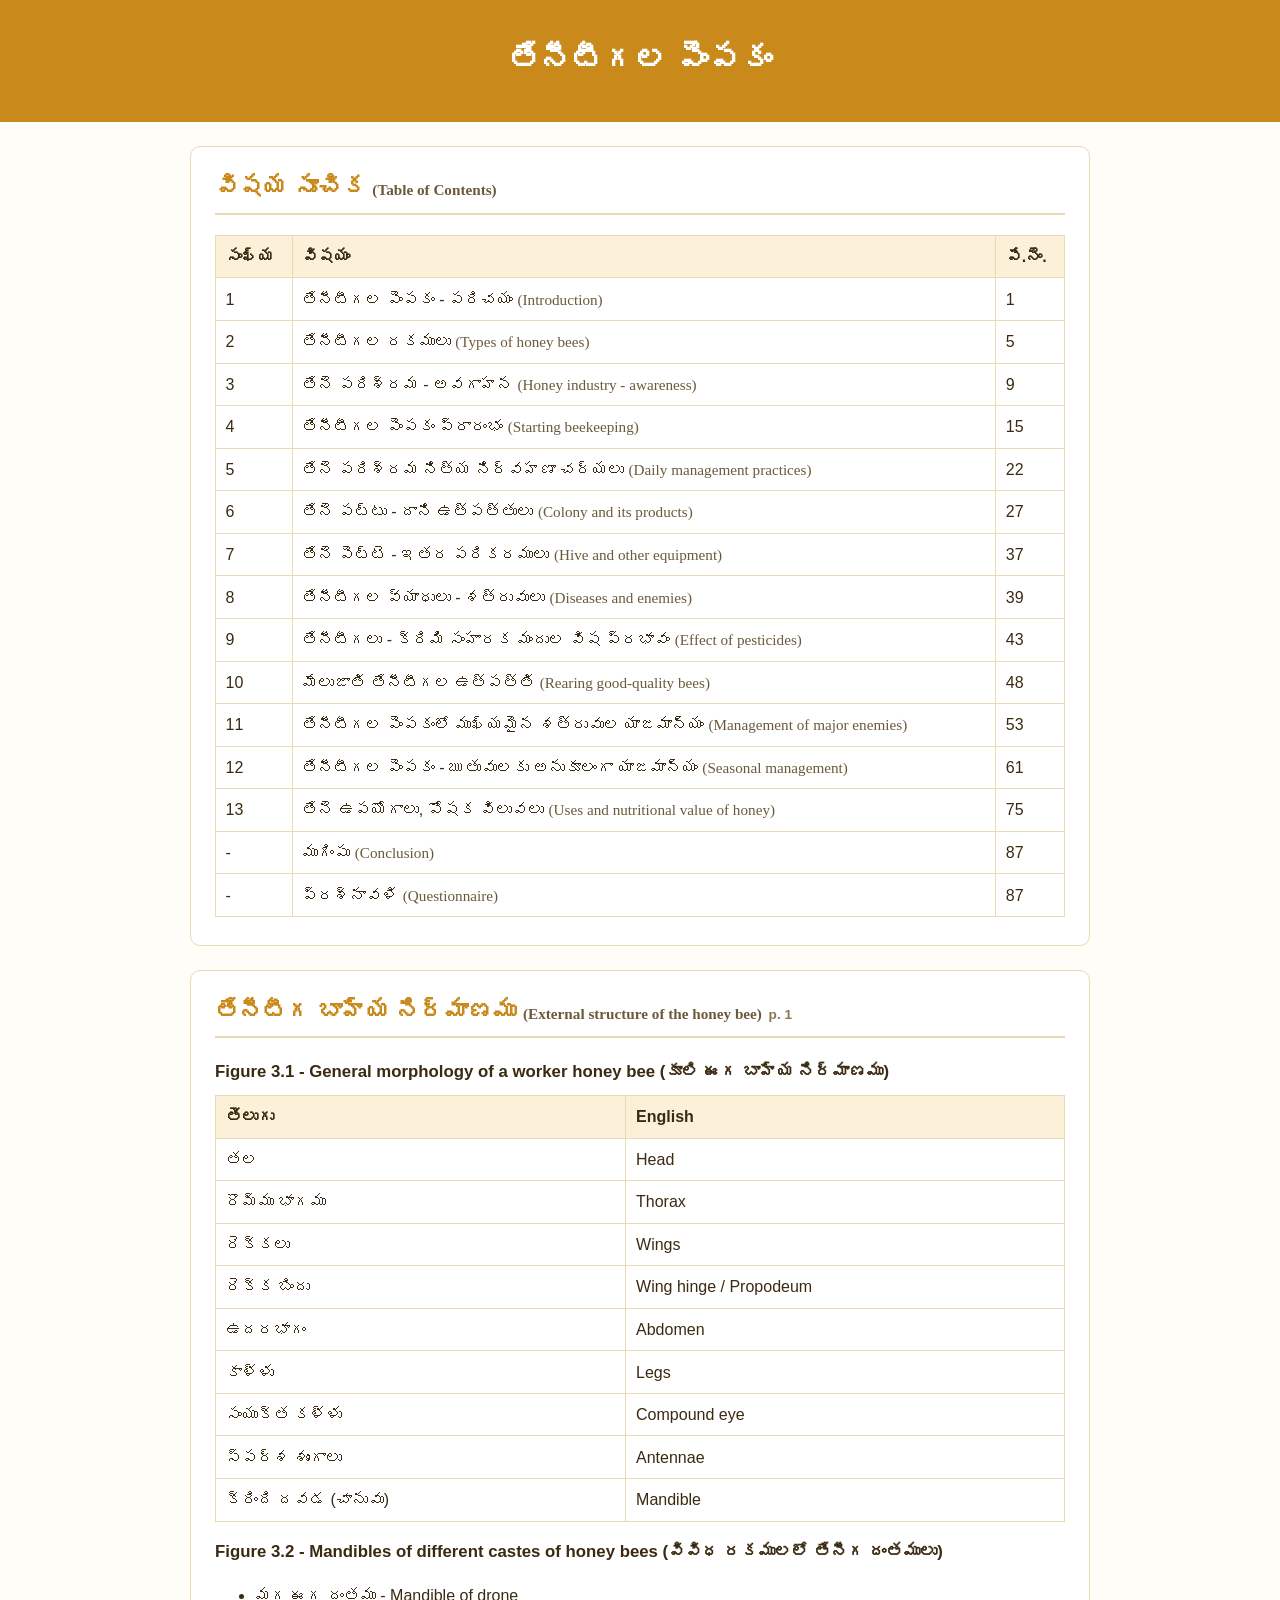
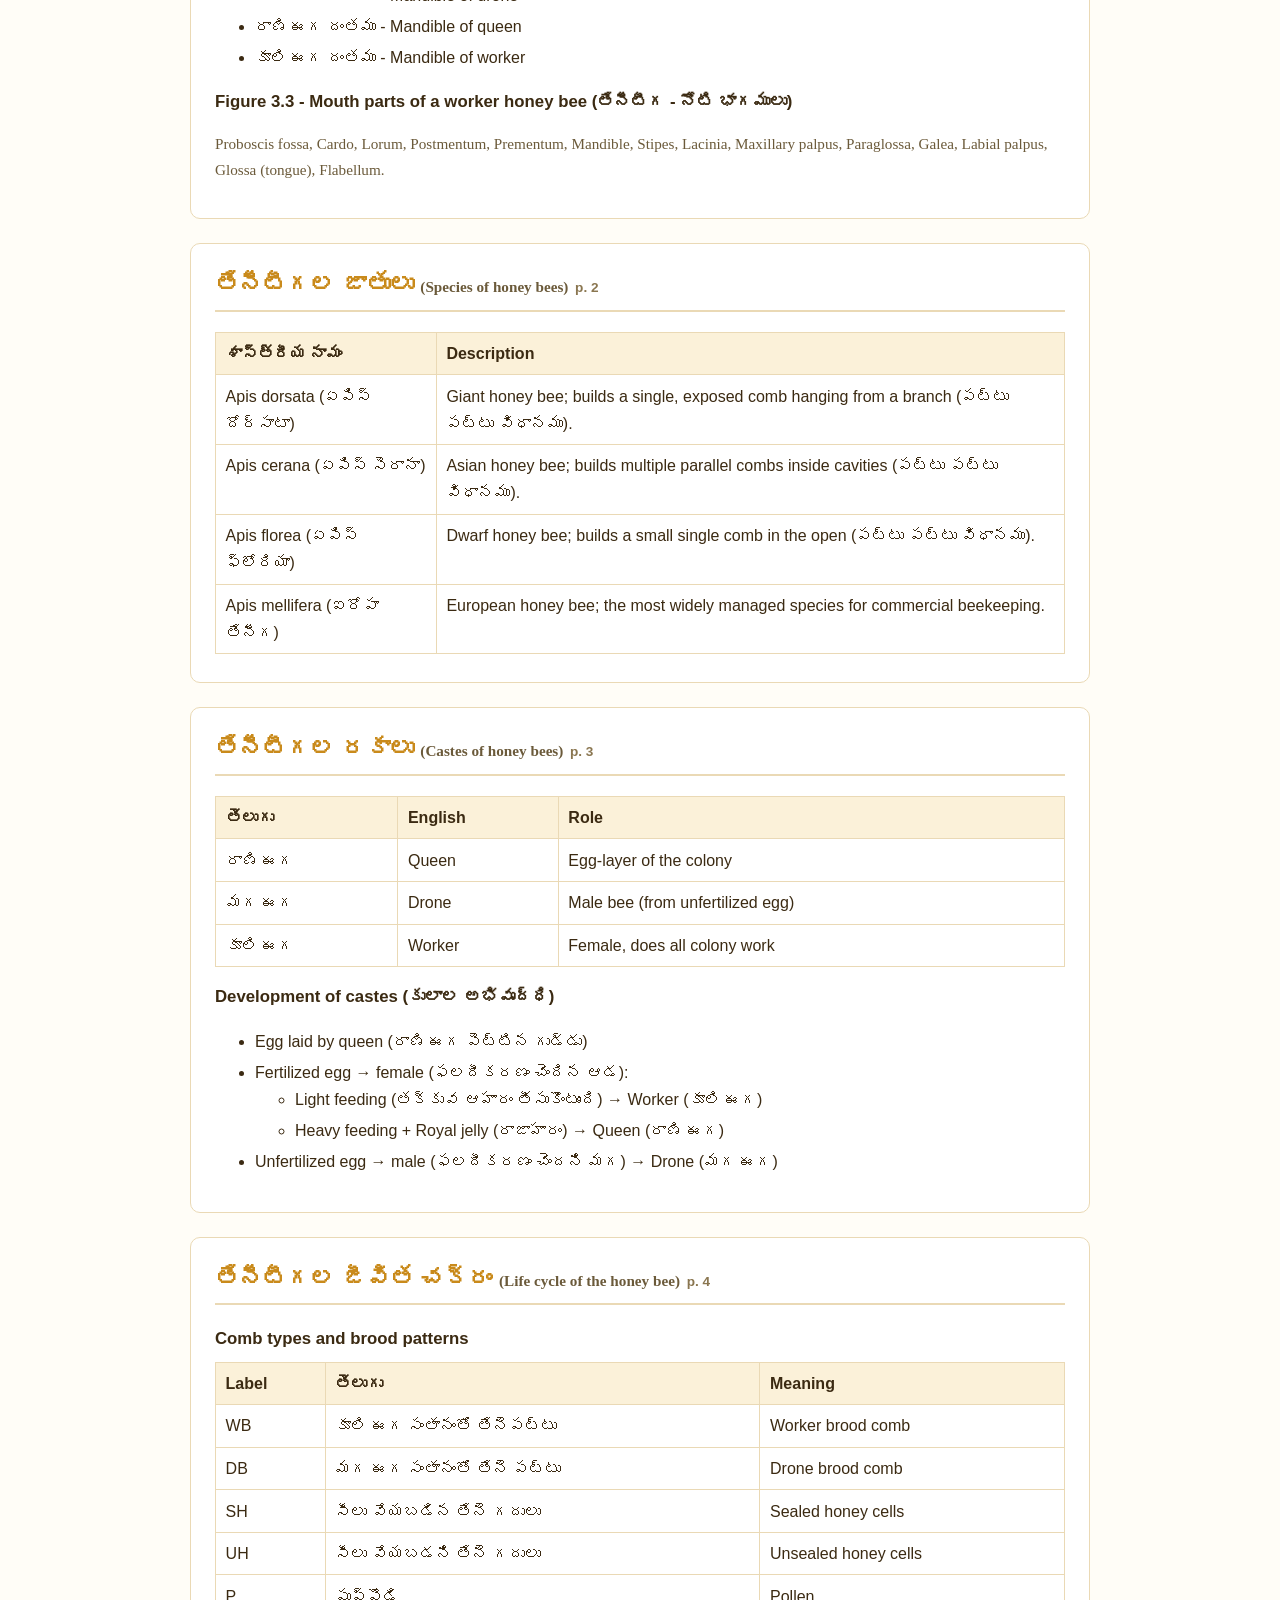
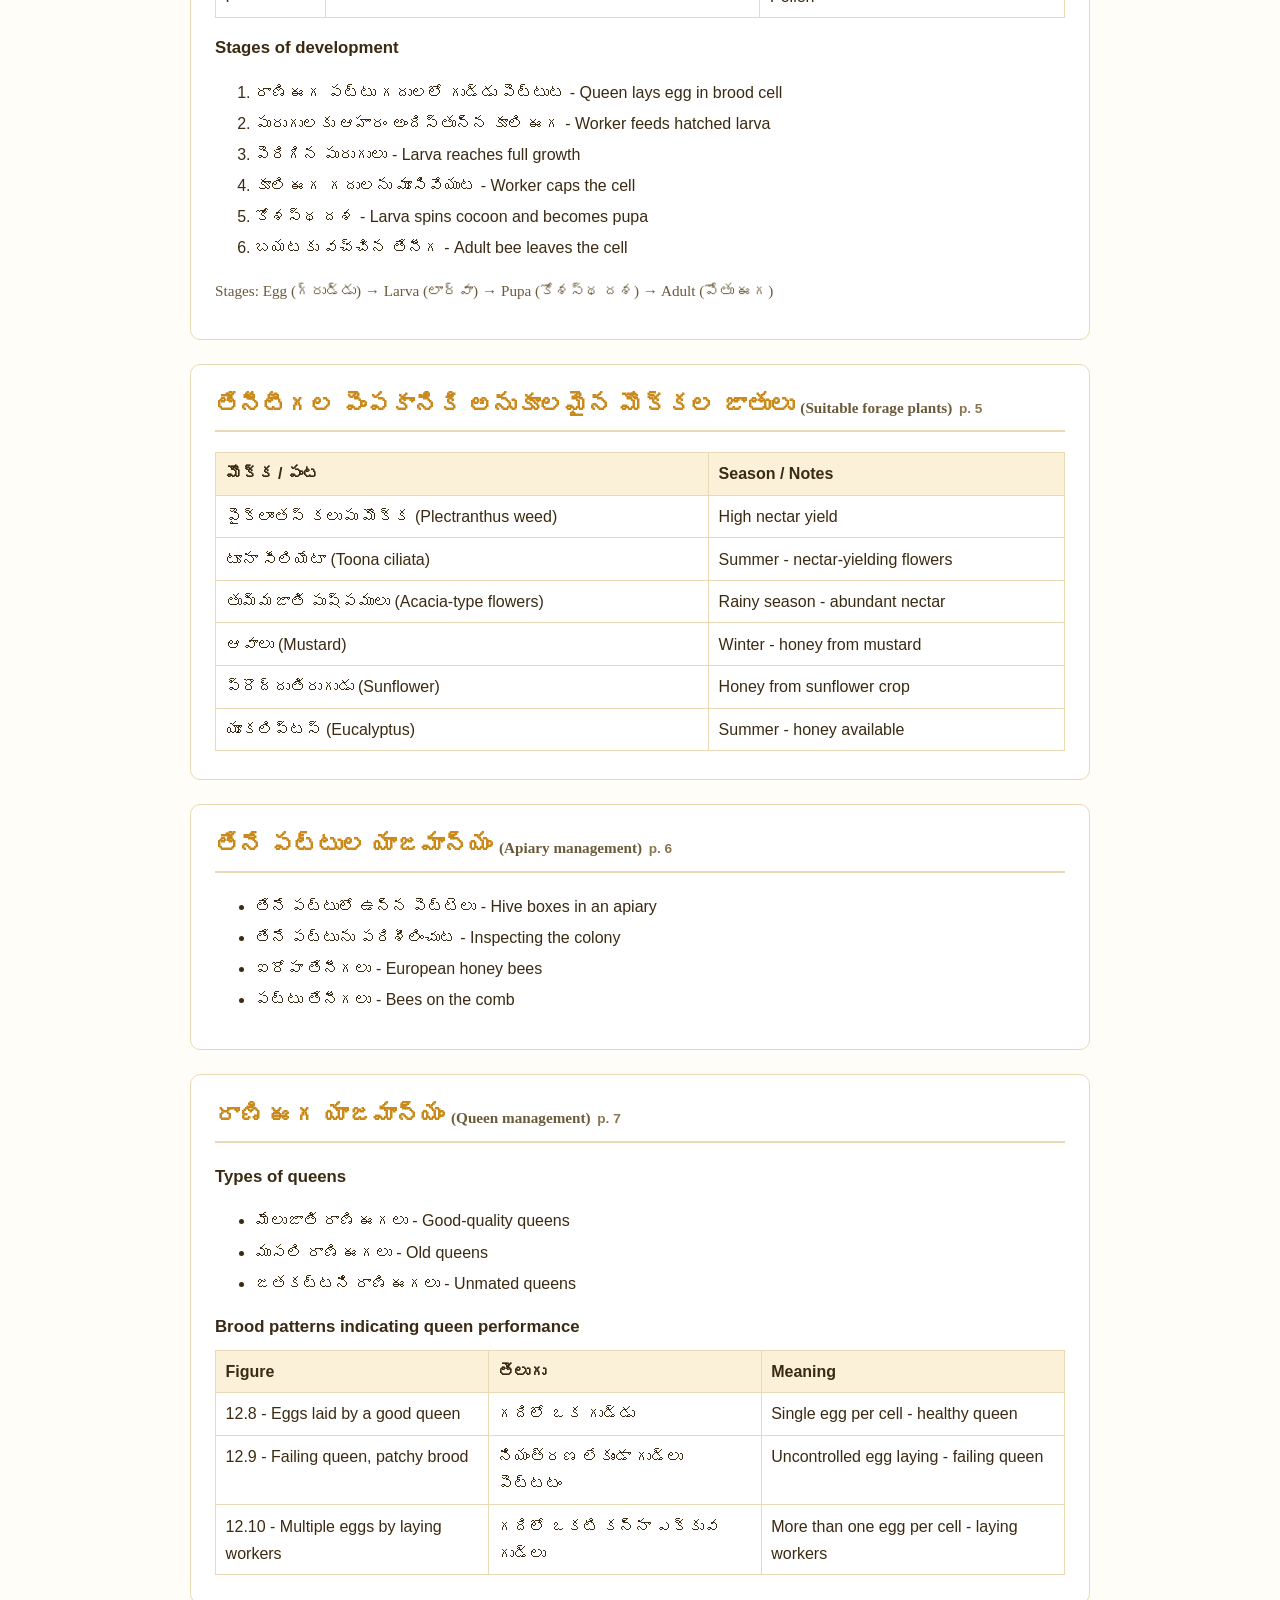
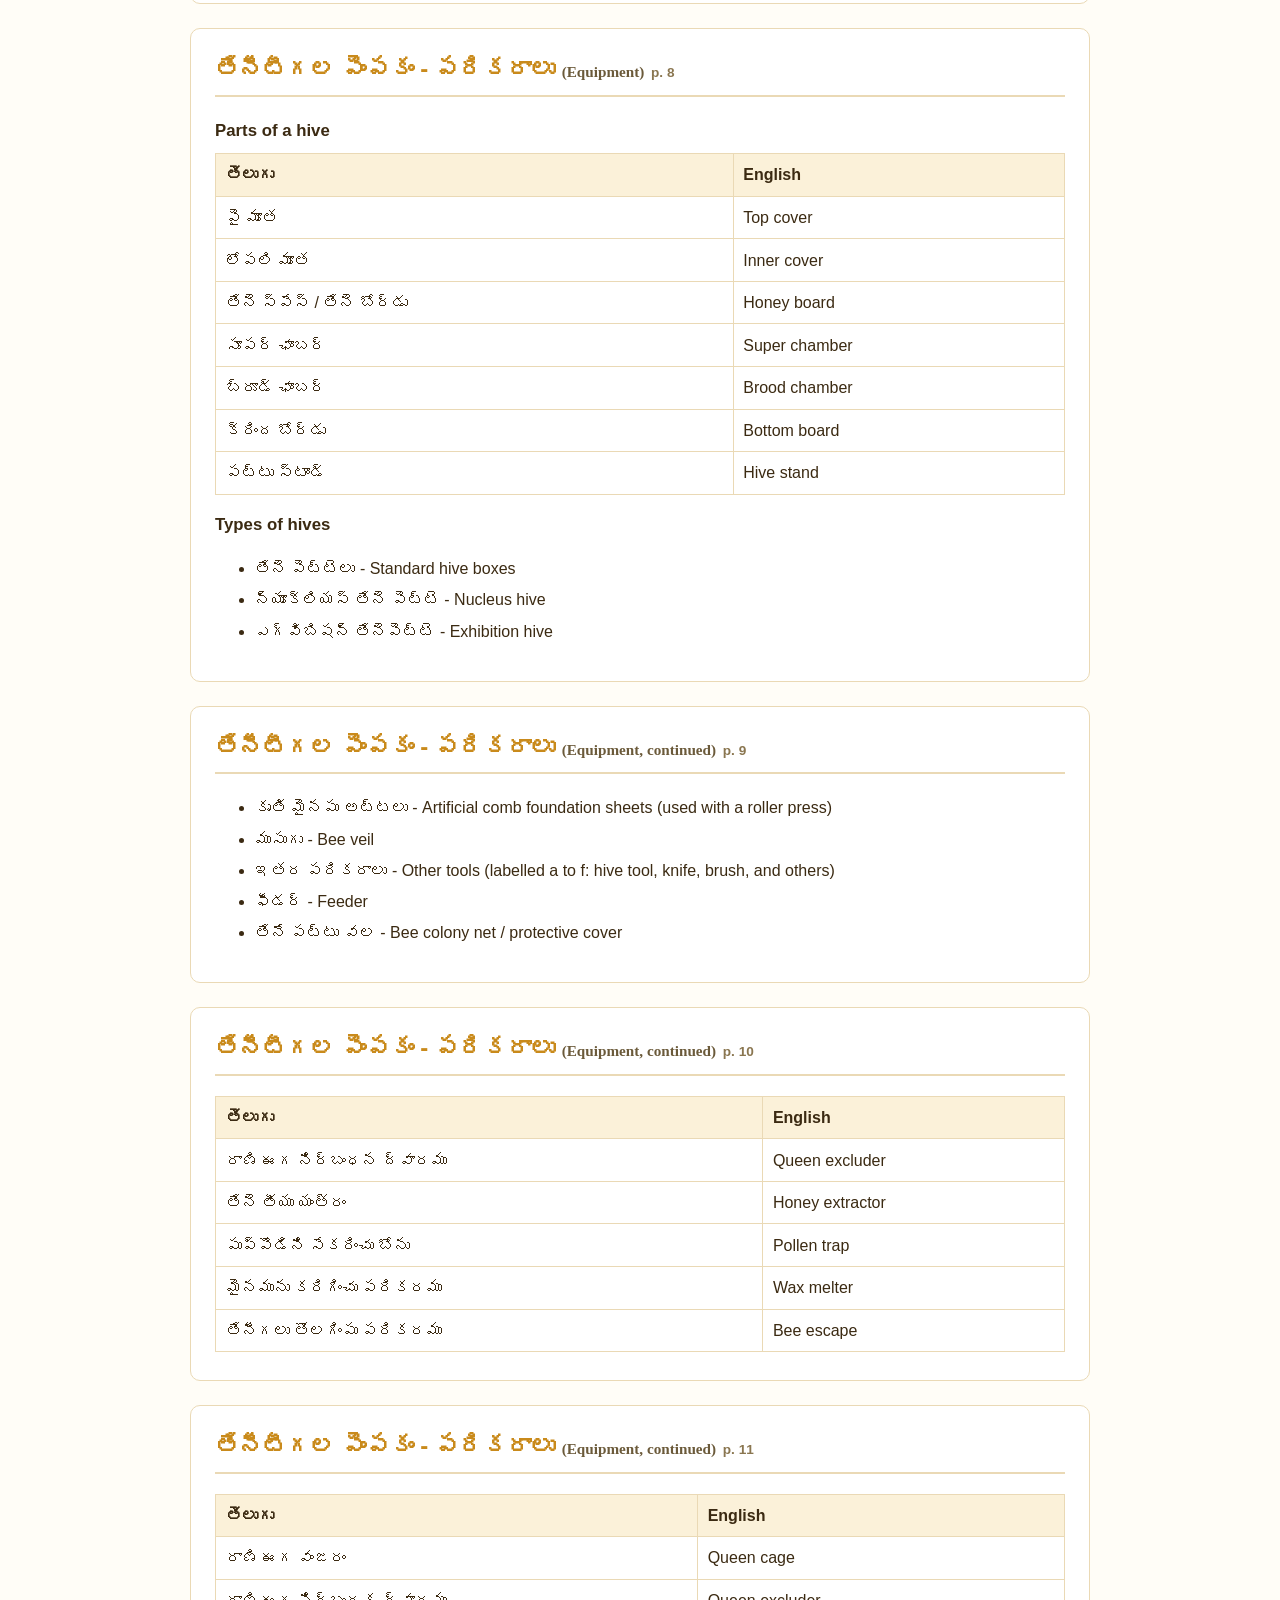
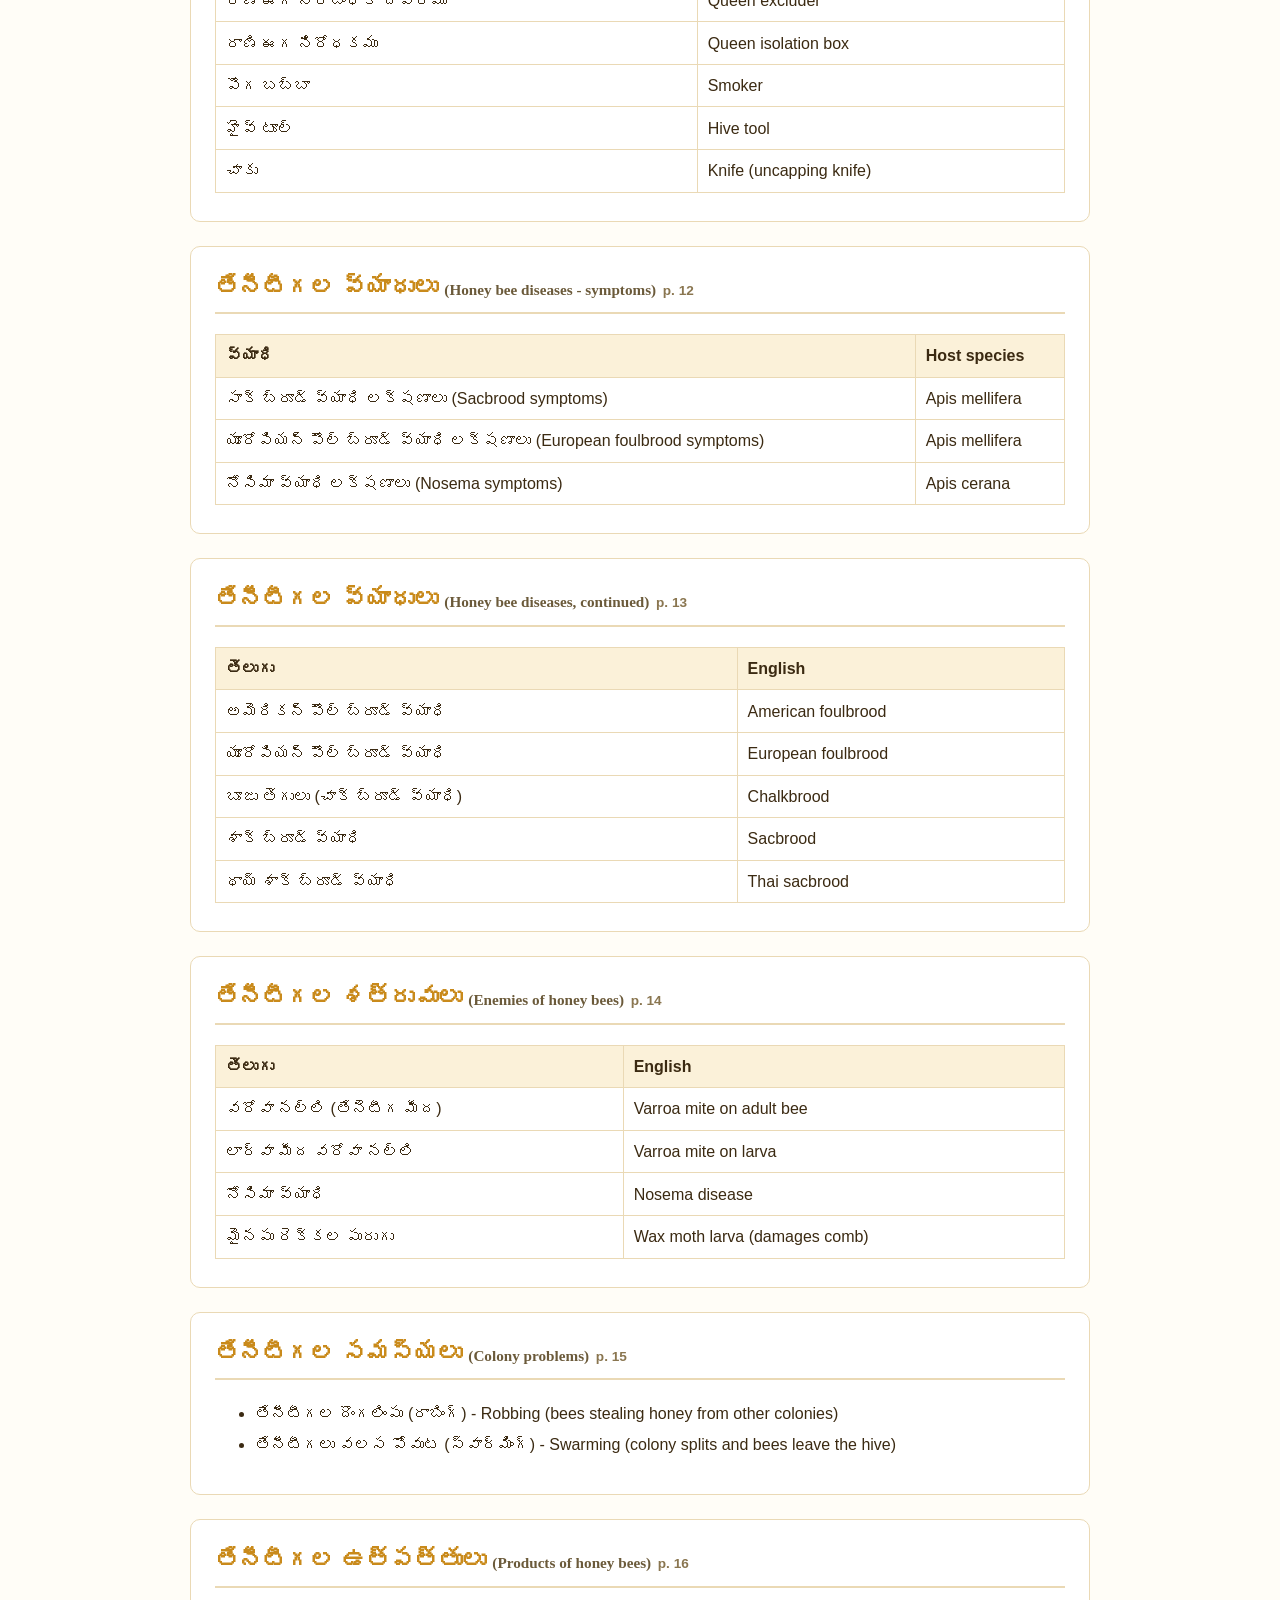
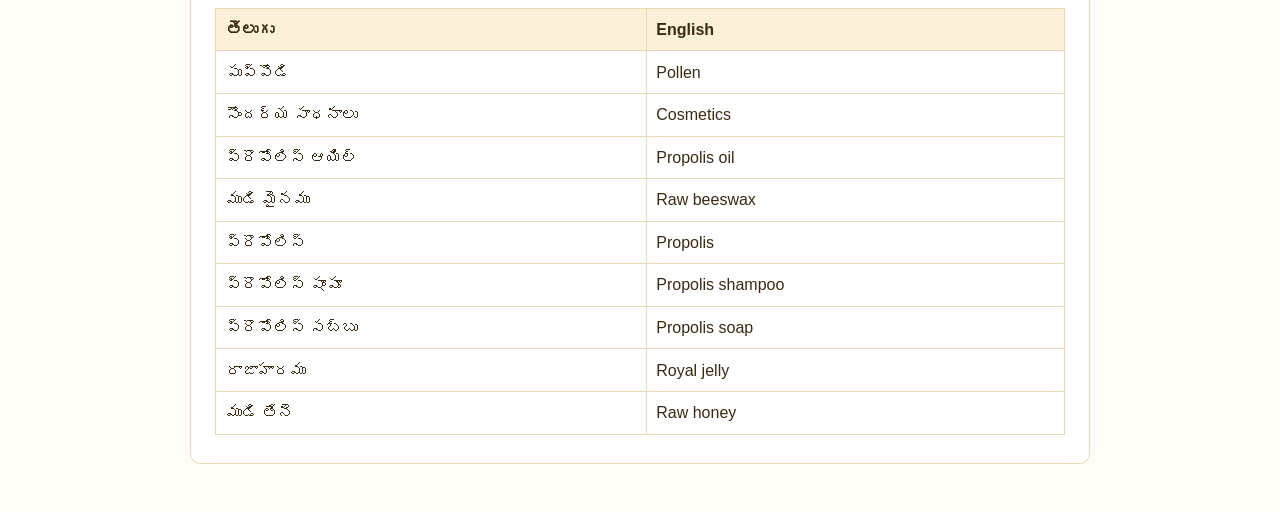
<file: intro.html>
<!doctype html>
<html lang="te">
  <head>
    <meta charset="UTF-8" />
    <meta name="viewport" content="width=device-width, initial-scale=1" />
    <title>తేనీటీగల పెంపకం - Beekeeping Manual (Extracted)</title>
    <style></style>
    <link rel="stylesheet" href="intro.css" />
  </head>
  <body>
    <header>
      <h1>తేనీటీగల పెంపకం</h1>
    </header>

    <main>
      <section id="toc">
        <h2>విషయ సూచిక <span class="en">(Table of Contents)</span></h2>
        <table>
          <tr>
            <th>సంఖ్య</th>
            <th>విషయం</th>
            <th>పే.నెం.</th>
          </tr>
          <tr>
            <td>1</td>
            <td>
              తేనీటీగల పెంపకం - పరిచయం <span class="en">(Introduction)</span>
            </td>
            <td>1</td>
          </tr>
          <tr>
            <td>2</td>
            <td>
              తేనీటీగల రకములు <span class="en">(Types of honey bees)</span>
            </td>
            <td>5</td>
          </tr>
          <tr>
            <td>3</td>
            <td>
              తేనె పరిశ్రమ - అవగాహన
              <span class="en">(Honey industry - awareness)</span>
            </td>
            <td>9</td>
          </tr>
          <tr>
            <td>4</td>
            <td>
              తేనీటీగల పెంపకం ప్రారంభం
              <span class="en">(Starting beekeeping)</span>
            </td>
            <td>15</td>
          </tr>
          <tr>
            <td>5</td>
            <td>
              తేనె పరిశ్రమ నిత్య నిర్వహణా చర్యలు
              <span class="en">(Daily management practices)</span>
            </td>
            <td>22</td>
          </tr>
          <tr>
            <td>6</td>
            <td>
              తేనె పట్టు - దాని ఉత్పత్తులు
              <span class="en">(Colony and its products)</span>
            </td>
            <td>27</td>
          </tr>
          <tr>
            <td>7</td>
            <td>
              తేనె పెట్టె - ఇతర పరికరములు
              <span class="en">(Hive and other equipment)</span>
            </td>
            <td>37</td>
          </tr>
          <tr>
            <td>8</td>
            <td>
              తేనీటీగల వ్యాధులు - శత్రువులు
              <span class="en">(Diseases and enemies)</span>
            </td>
            <td>39</td>
          </tr>
          <tr>
            <td>9</td>
            <td>
              తేనీటీగలు - క్రిమి సంహారక మందుల విష ప్రభావం
              <span class="en">(Effect of pesticides)</span>
            </td>
            <td>43</td>
          </tr>
          <tr>
            <td>10</td>
            <td>
              మేలుజాతి తేనీటీగల ఉత్పత్తి
              <span class="en">(Rearing good-quality bees)</span>
            </td>
            <td>48</td>
          </tr>
          <tr>
            <td>11</td>
            <td>
              తేనీటీగల పెంపకంలో ముఖ్యమైన శత్రువుల యాజమాన్యం
              <span class="en">(Management of major enemies)</span>
            </td>
            <td>53</td>
          </tr>
          <tr>
            <td>12</td>
            <td>
              తేనీటీగల పెంపకం - ఋతువులకు అనుకూలంగా యాజమాన్యం
              <span class="en">(Seasonal management)</span>
            </td>
            <td>61</td>
          </tr>
          <tr>
            <td>13</td>
            <td>
              తేనె ఉపయోగాలు, పోషక విలువలు
              <span class="en">(Uses and nutritional value of honey)</span>
            </td>
            <td>75</td>
          </tr>
          <tr>
            <td>-</td>
            <td>ముగింపు <span class="en">(Conclusion)</span></td>
            <td>87</td>
          </tr>
          <tr>
            <td>-</td>
            <td>ప్రశ్నావళి <span class="en">(Questionnaire)</span></td>
            <td>87</td>
          </tr>
        </table>
      </section>

      <section id="page1">
        <h2>
          తేనీటీగ బాహ్య నిర్మాణము
          <span class="en">(External structure of the honey bee)</span>
          <span class="page-no">p. 1</span>
        </h2>
        <h3>
          Figure 3.1 - General morphology of a worker honey bee (కూలి ఈగ బాహ్య
          నిర్మాణము)
        </h3>
        <table>
          <tr>
            <th>తెలుగు</th>
            <th>English</th>
          </tr>
          <tr>
            <td>తల</td>
            <td>Head</td>
          </tr>
          <tr>
            <td>రొమ్ము భాగము</td>
            <td>Thorax</td>
          </tr>
          <tr>
            <td>రెక్కలు</td>
            <td>Wings</td>
          </tr>
          <tr>
            <td>రెక్క బిందు</td>
            <td>Wing hinge / Propodeum</td>
          </tr>
          <tr>
            <td>ఉదరభాగం</td>
            <td>Abdomen</td>
          </tr>
          <tr>
            <td>కాళ్ళు</td>
            <td>Legs</td>
          </tr>
          <tr>
            <td>సంయుక్త కళ్ళు</td>
            <td>Compound eye</td>
          </tr>
          <tr>
            <td>స్పర్శ శృంగాలు</td>
            <td>Antennae</td>
          </tr>
          <tr>
            <td>క్రింది దవడ (చానువు)</td>
            <td>Mandible</td>
          </tr>
        </table>
        <h3>
          Figure 3.2 - Mandibles of different castes of honey bees (వివిధ
          రకములలో తేనీగ దంతములు)
        </h3>
        <ul>
          <li>మగ ఈగ దంతము - Mandible of drone</li>
          <li>రాణి ఈగ దంతము - Mandible of queen</li>
          <li>కూలి ఈగ దంతము - Mandible of worker</li>
        </ul>
        <h3>
          Figure 3.3 - Mouth parts of a worker honey bee (తేనీటీగ - నోటి
          భాగములు)
        </h3>
        <p class="en">
          Proboscis fossa, Cardo, Lorum, Postmentum, Prementum, Mandible,
          Stipes, Lacinia, Maxillary palpus, Paraglossa, Galea, Labial palpus,
          Glossa (tongue), Flabellum.
        </p>
      </section>

      <section id="page2">
        <h2>
          తేనీటీగల జాతులు <span class="en">(Species of honey bees)</span>
          <span class="page-no">p. 2</span>
        </h2>
        <table>
          <tr>
            <th>శాస్త్రీయ నామం</th>
            <th>Description</th>
          </tr>
          <tr>
            <td>Apis dorsata (ఏపిస్ దోర్సాటా)</td>
            <td>
              Giant honey bee; builds a single, exposed comb hanging from a
              branch (పట్టు పట్టు విధానము).
            </td>
          </tr>
          <tr>
            <td>Apis cerana (ఏపిస్ సెరానా)</td>
            <td>
              Asian honey bee; builds multiple parallel combs inside cavities
              (పట్టు పట్టు విధానము).
            </td>
          </tr>
          <tr>
            <td>Apis florea (ఏపిస్ ఫ్లోరియా)</td>
            <td>
              Dwarf honey bee; builds a small single comb in the open (పట్టు
              పట్టు విధానము).
            </td>
          </tr>
          <tr>
            <td>Apis mellifera (ఐరోపా తేనీగ)</td>
            <td>
              European honey bee; the most widely managed species for commercial
              beekeeping.
            </td>
          </tr>
        </table>
      </section>

      <section id="page3">
        <h2>
          తేనీటీగల రకాలు <span class="en">(Castes of honey bees)</span>
          <span class="page-no">p. 3</span>
        </h2>
        <table>
          <tr>
            <th>తెలుగు</th>
            <th>English</th>
            <th>Role</th>
          </tr>
          <tr>
            <td>రాణి ఈగ</td>
            <td>Queen</td>
            <td>Egg-layer of the colony</td>
          </tr>
          <tr>
            <td>మగ ఈగ</td>
            <td>Drone</td>
            <td>Male bee (from unfertilized egg)</td>
          </tr>
          <tr>
            <td>కూలి ఈగ</td>
            <td>Worker</td>
            <td>Female, does all colony work</td>
          </tr>
        </table>
        <h3>Development of castes (కులాల అభివృద్ధి)</h3>
        <ul>
          <li>Egg laid by queen (రాణి ఈగ పెట్టిన గుడ్డు)</li>
          <li>
            Fertilized egg → female (ఫలదీకరణం చెందిన ఆడ):
            <ul>
              <li>
                Light feeding (తక్కువ ఆహారం తీసుకొంటుంది) → Worker (కూలి ఈగ)
              </li>
              <li>Heavy feeding + Royal jelly (రాజాహారం) → Queen (రాణి ఈగ)</li>
            </ul>
          </li>
          <li>Unfertilized egg → male (ఫలదీకరణం చెందని మగ) → Drone (మగ ఈగ)</li>
        </ul>
      </section>

      <section id="page4">
        <h2>
          తేనీటీగల జీవిత చక్రం
          <span class="en">(Life cycle of the honey bee)</span>
          <span class="page-no">p. 4</span>
        </h2>
        <h3>Comb types and brood patterns</h3>
        <table>
          <tr>
            <th>Label</th>
            <th>తెలుగు</th>
            <th>Meaning</th>
          </tr>
          <tr>
            <td>WB</td>
            <td>కూలి ఈగ సంతానంతో తేనెపట్టు</td>
            <td>Worker brood comb</td>
          </tr>
          <tr>
            <td>DB</td>
            <td>మగ ఈగ సంతానంతో తేనె పట్టు</td>
            <td>Drone brood comb</td>
          </tr>
          <tr>
            <td>SH</td>
            <td>సీలు వేయబడిన తేనె గదులు</td>
            <td>Sealed honey cells</td>
          </tr>
          <tr>
            <td>UH</td>
            <td>సీలు వేయబడని తేనె గదులు</td>
            <td>Unsealed honey cells</td>
          </tr>
          <tr>
            <td>P</td>
            <td>పుప్పొడి</td>
            <td>Pollen</td>
          </tr>
        </table>
        <h3>Stages of development</h3>
        <ol>
          <li>
            రాణి ఈగ పట్టు గదులలో గుడ్డు పెట్టుట - Queen lays egg in brood cell
          </li>
          <li>
            పురుగులకు ఆహారం అందిస్తున్న కూలి ఈగ - Worker feeds hatched larva
          </li>
          <li>పెరిగిన పురుగులు - Larva reaches full growth</li>
          <li>కూలి ఈగ గదులను మూసివేయుట - Worker caps the cell</li>
          <li>కోశస్థ దశ - Larva spins cocoon and becomes pupa</li>
          <li>బయటకు వచ్చిన తేనీగ - Adult bee leaves the cell</li>
        </ol>
        <p class="en">
          Stages: Egg (గ్రుడ్డు) → Larva (లార్వా) → Pupa (కోశస్థ దశ) → Adult
          (పోతు ఈగ)
        </p>
      </section>

      <section id="page5">
        <h2>
          తేనీటీగల పెంపకానికి అనుకూలమైన మొక్కల జాతులు
          <span class="en">(Suitable forage plants)</span>
          <span class="page-no">p. 5</span>
        </h2>
        <table>
          <tr>
            <th>మొక్క / పంట</th>
            <th>Season / Notes</th>
          </tr>
          <tr>
            <td>పైక్లాంతస్ కలుపు మొక్క (Plectranthus weed)</td>
            <td>High nectar yield</td>
          </tr>
          <tr>
            <td>టూనా సీలియేటా (Toona ciliata)</td>
            <td>Summer - nectar-yielding flowers</td>
          </tr>
          <tr>
            <td>తుమ్మజాతి పుష్పములు (Acacia-type flowers)</td>
            <td>Rainy season - abundant nectar</td>
          </tr>
          <tr>
            <td>ఆవాలు (Mustard)</td>
            <td>Winter - honey from mustard</td>
          </tr>
          <tr>
            <td>ప్రొద్దుతిరుగుడు (Sunflower)</td>
            <td>Honey from sunflower crop</td>
          </tr>
          <tr>
            <td>యూకలిప్టస్ (Eucalyptus)</td>
            <td>Summer - honey available</td>
          </tr>
        </table>
      </section>

      <section id="page6">
        <h2>
          తేనే పట్టుల యాజమాన్యం <span class="en">(Apiary management)</span>
          <span class="page-no">p. 6</span>
        </h2>
        <ul>
          <li>తేనే పట్టులో ఉన్న పెట్టెలు - Hive boxes in an apiary</li>
          <li>తేనే పట్టును పరిశీలించుట - Inspecting the colony</li>
          <li>ఐరోపా తేనీగలు - European honey bees</li>
          <li>పట్టు తేనీగలు - Bees on the comb</li>
        </ul>
      </section>

      <section id="page7">
        <h2>
          రాణి ఈగ యాజమాన్యం <span class="en">(Queen management)</span>
          <span class="page-no">p. 7</span>
        </h2>
        <h3>Types of queens</h3>
        <ul>
          <li>మేలుజాతి రాణి ఈగలు - Good-quality queens</li>
          <li>ముసలి రాణి ఈగలు - Old queens</li>
          <li>జతకట్టని రాణి ఈగలు - Unmated queens</li>
        </ul>
        <h3>Brood patterns indicating queen performance</h3>
        <table>
          <tr>
            <th>Figure</th>
            <th>తెలుగు</th>
            <th>Meaning</th>
          </tr>
          <tr>
            <td>12.8 - Eggs laid by a good queen</td>
            <td>గదిలో ఒక గుడ్డు</td>
            <td>Single egg per cell - healthy queen</td>
          </tr>
          <tr>
            <td>12.9 - Failing queen, patchy brood</td>
            <td>నియంత్రణ లేకుండా గుడ్లు పెట్టటం</td>
            <td>Uncontrolled egg laying - failing queen</td>
          </tr>
          <tr>
            <td>12.10 - Multiple eggs by laying workers</td>
            <td>గదిలో ఒకటి కన్నా ఎక్కువ గుడ్లు</td>
            <td>More than one egg per cell - laying workers</td>
          </tr>
        </table>
      </section>

      <section id="page8">
        <h2>
          తేనీటీగల పెంపకం - పరికరాలు <span class="en">(Equipment)</span>
          <span class="page-no">p. 8</span>
        </h2>
        <h3>Parts of a hive</h3>
        <table>
          <tr>
            <th>తెలుగు</th>
            <th>English</th>
          </tr>
          <tr>
            <td>పై మూత</td>
            <td>Top cover</td>
          </tr>
          <tr>
            <td>లోపలి మూత</td>
            <td>Inner cover</td>
          </tr>
          <tr>
            <td>తేనె స్పేస్ / తేనె బోర్డు</td>
            <td>Honey board</td>
          </tr>
          <tr>
            <td>సూపర్ ఛాంబర్</td>
            <td>Super chamber</td>
          </tr>
          <tr>
            <td>బ్రూడ్ ఛాంబర్</td>
            <td>Brood chamber</td>
          </tr>
          <tr>
            <td>క్రింద బోర్డు</td>
            <td>Bottom board</td>
          </tr>
          <tr>
            <td>పట్టు స్టాండ్</td>
            <td>Hive stand</td>
          </tr>
        </table>
        <h3>Types of hives</h3>
        <ul>
          <li>తేనె పెట్టెలు - Standard hive boxes</li>
          <li>న్యూక్లియస్ తేనె పెట్టె - Nucleus hive</li>
          <li>ఎగ్విబిషన్ తేనెపెట్టె - Exhibition hive</li>
        </ul>
      </section>

      <section id="page9">
        <h2>
          తేనీటీగల పెంపకం - పరికరాలు
          <span class="en">(Equipment, continued)</span>
          <span class="page-no">p. 9</span>
        </h2>
        <ul>
          <li>
            కృతి మైనపు అట్టలు - Artificial comb foundation sheets (used with a
            roller press)
          </li>
          <li>ముసుగు - Bee veil</li>
          <li>
            ఇతర పరికరాలు - Other tools (labelled a to f: hive tool, knife,
            brush, and others)
          </li>
          <li>ఫీడర్ - Feeder</li>
          <li>తేనే పట్టు వల - Bee colony net / protective cover</li>
        </ul>
      </section>

      <section id="page10">
        <h2>
          తేనీటీగల పెంపకం - పరికరాలు
          <span class="en">(Equipment, continued)</span>
          <span class="page-no">p. 10</span>
        </h2>
        <table>
          <tr>
            <th>తెలుగు</th>
            <th>English</th>
          </tr>
          <tr>
            <td>రాణి ఈగ నిర్బంధన ద్వారము</td>
            <td>Queen excluder</td>
          </tr>
          <tr>
            <td>తేనె తీయు యంత్రం</td>
            <td>Honey extractor</td>
          </tr>
          <tr>
            <td>పుప్పొడిని సేకరించు బోను</td>
            <td>Pollen trap</td>
          </tr>
          <tr>
            <td>మైనమును కరిగించు పరికరము</td>
            <td>Wax melter</td>
          </tr>
          <tr>
            <td>తేనీగలు తొలగింపు పరికరము</td>
            <td>Bee escape</td>
          </tr>
        </table>
      </section>

      <section id="page11">
        <h2>
          తేనీటీగల పెంపకం - పరికరాలు
          <span class="en">(Equipment, continued)</span>
          <span class="page-no">p. 11</span>
        </h2>
        <table>
          <tr>
            <th>తెలుగు</th>
            <th>English</th>
          </tr>
          <tr>
            <td>రాణి ఈగ వంజరం</td>
            <td>Queen cage</td>
          </tr>
          <tr>
            <td>రాణి ఈగ నిర్బంధక ద్వారము</td>
            <td>Queen excluder</td>
          </tr>
          <tr>
            <td>రాణి ఈగ నిరోధకము</td>
            <td>Queen isolation box</td>
          </tr>
          <tr>
            <td>పొగ బబ్బా</td>
            <td>Smoker</td>
          </tr>
          <tr>
            <td>హైవ్ టూల్</td>
            <td>Hive tool</td>
          </tr>
          <tr>
            <td>చాకు</td>
            <td>Knife (uncapping knife)</td>
          </tr>
        </table>
      </section>

      <section id="page12">
        <h2>
          తేనీటీగల వ్యాధులు
          <span class="en">(Honey bee diseases - symptoms)</span>
          <span class="page-no">p. 12</span>
        </h2>
        <table>
          <tr>
            <th>వ్యాధి</th>
            <th>Host species</th>
          </tr>
          <tr>
            <td>సాక్ బ్రూడ్ వ్యాధి లక్షణాలు (Sacbrood symptoms)</td>
            <td>Apis mellifera</td>
          </tr>
          <tr>
            <td>
              యూరోపియన్ పౌల్ బ్రూడ్ వ్యాధి లక్షణాలు (European foulbrood
              symptoms)
            </td>
            <td>Apis mellifera</td>
          </tr>
          <tr>
            <td>నోసిమా వ్యాధి లక్షణాలు (Nosema symptoms)</td>
            <td>Apis cerana</td>
          </tr>
        </table>
      </section>

      <section id="page13">
        <h2>
          తేనీటీగల వ్యాధులు
          <span class="en">(Honey bee diseases, continued)</span>
          <span class="page-no">p. 13</span>
        </h2>
        <table>
          <tr>
            <th>తెలుగు</th>
            <th>English</th>
          </tr>
          <tr>
            <td>అమెరికన్ పౌల్ బ్రూడ్ వ్యాధి</td>
            <td>American foulbrood</td>
          </tr>
          <tr>
            <td>యూరోపియన్ పౌల్ బ్రూడ్ వ్యాధి</td>
            <td>European foulbrood</td>
          </tr>
          <tr>
            <td>బూజు తెగులు (చాక్ బ్రూడ్ వ్యాధి)</td>
            <td>Chalkbrood</td>
          </tr>
          <tr>
            <td>శాక్ బ్రూడ్ వ్యాధి</td>
            <td>Sacbrood</td>
          </tr>
          <tr>
            <td>థాయ్ శాక్ బ్రూడ్ వ్యాధి</td>
            <td>Thai sacbrood</td>
          </tr>
        </table>
      </section>

      <section id="page14">
        <h2>
          తేనీటీగల శత్రువులు <span class="en">(Enemies of honey bees)</span>
          <span class="page-no">p. 14</span>
        </h2>
        <table>
          <tr>
            <th>తెలుగు</th>
            <th>English</th>
          </tr>
          <tr>
            <td>వరోవా నల్లి (తేనెటీగ మీద)</td>
            <td>Varroa mite on adult bee</td>
          </tr>
          <tr>
            <td>లార్వా మీద వరోవా నల్లి</td>
            <td>Varroa mite on larva</td>
          </tr>
          <tr>
            <td>నోసిమా వ్యాధి</td>
            <td>Nosema disease</td>
          </tr>
          <tr>
            <td>మైనపు రెక్కల పురుగు</td>
            <td>Wax moth larva (damages comb)</td>
          </tr>
        </table>
      </section>

      <section id="page15">
        <h2>
          తేనీటీగల సమస్యలు <span class="en">(Colony problems)</span>
          <span class="page-no">p. 15</span>
        </h2>
        <ul>
          <li>
            తేనీటీగల దొంగలింపు (రాబింగ్) - Robbing (bees stealing honey from
            other colonies)
          </li>
          <li>
            తేనీటీగలు వలస పోవుట (స్వార్మింగ్) - Swarming (colony splits and bees
            leave the hive)
          </li>
        </ul>
      </section>

      <section id="page16">
        <h2>
          తేనీటీగల ఉత్పత్తులు <span class="en">(Products of honey bees)</span>
          <span class="page-no">p. 16</span>
        </h2>
        <table>
          <tr>
            <th>తెలుగు</th>
            <th>English</th>
          </tr>
          <tr>
            <td>పుప్పొడి</td>
            <td>Pollen</td>
          </tr>
          <tr>
            <td>సౌందర్య సాధనాలు</td>
            <td>Cosmetics</td>
          </tr>
          <tr>
            <td>ప్రొపోలిస్ ఆయిల్</td>
            <td>Propolis oil</td>
          </tr>
          <tr>
            <td>ముడి మైనము</td>
            <td>Raw beeswax</td>
          </tr>
          <tr>
            <td>ప్రొపోలిస్</td>
            <td>Propolis</td>
          </tr>
          <tr>
            <td>ప్రొపోలిస్ షాంపూ</td>
            <td>Propolis shampoo</td>
          </tr>
          <tr>
            <td>ప్రొపోలిస్ సబ్బు</td>
            <td>Propolis soap</td>
          </tr>
          <tr>
            <td>రాజాహారము</td>
            <td>Royal jelly</td>
          </tr>
          <tr>
            <td>ముడి తేనె</td>
            <td>Raw honey</td>
          </tr>
        </table>
      </section>

      <!-- <div class="note">
        This is a transcription of the textual content, headings, figure
        captions, and labels visible in the uploaded scanned pages. Pages 1 to
        16 were included; the chapter body text on later pages (chapters 4 to
        13, conclusion, and questionnaire) was not part of the upload. Telugu
        spellings are reproduced from the scans and may contain minor OCR-style
        differences.
      </div> -->
    </main>
  </body>
</html>
</file>
<file: style.css>
:root {
  --honey-dark: #3b2612;
  --honey-comb: #c97a26;
  --honey-gold: #e8a73d;
  --honey-cream: #fbf3e3;
  --honey-maroon: #8b3a2f;
  --honey-line: #e4c99a;
  --card-bg: #fffdf8;
  --max-w: 760px;
}
* {
  box-sizing: border-box;
}
html {
  scroll-behavior: smooth;
}
body {
  margin: 0;
  background: var(--honey-cream);
  color: var(--honey-dark);
  font-family: "Noto Sans Telugu", "Poppins", sans-serif;
  line-height: 1.75;
  font-size: 17px;
}
h1,
h2,
h3 {
  font-family: "Noto Serif Telugu", serif;
  color: var(--honey-dark);
  margin: 0 0 0.4em 0;
}
a {
  color: var(--honey-maroon);
}
img {
  max-width: 100%;
  display: block;
}

/* Honeycomb background texture */
.comb-bg {
  background-color: var(--honey-cream);
  background-image: radial-gradient(
    circle at 1px 1px,
    rgba(201, 122, 38, 0.13) 1.5px,
    transparent 1.6px
  );
  background-size: 26px 26px;
}

/* ---------- HERO ---------- */
.hero {
  position: relative;
  padding: 72px 20px 56px;
  text-align: center;
  background:
    radial-gradient(
      ellipse at 50% -10%,
      rgba(232, 167, 61, 0.55),
      transparent 60%
    ),
    linear-gradient(180deg, #2a1a0c 0%, #3b2612 55%, #4a2e14 100%);
  color: var(--honey-cream);
  overflow: hidden;
}
.hero::before {
  content: "";
  position: absolute;
  inset: 0;
  background-image: url("data:image/svg+xml,%3Csvg xmlns='http://www.w3.org/2000/svg' width='84' height='96' viewBox='0 0 84 96'%3E%3Cpath d='M42 0 L84 24 L84 72 L42 96 L0 72 L0 24 Z' fill='none' stroke='%23E8A73D' stroke-opacity='0.14' stroke-width='1.5'/%3E%3C/svg%3E");
  background-size: 84px 96px;
  opacity: 0.55;
  pointer-events: none;
}
.hero-inner {
  position: relative;
  z-index: 1;
  max-width: var(--max-w);
  margin: 0 auto;
}
.hero-eyebrow {
  font-family: "Poppins", sans-serif;
  letter-spacing: 0.22em;
  text-transform: uppercase;
  font-size: 11.5px;
  color: var(--honey-gold);
  margin-bottom: 18px;
  display: inline-flex;
  align-items: center;
  gap: 10px;
}
.hero-eyebrow .dot {
  width: 5px;
  height: 5px;
  border-radius: 50%;
  background: var(--honey-gold);
}
.hero h1 {
  font-size: clamp(42px, 12vw, 64px);
  color: #fbf3e3;
  font-weight: 800;
  letter-spacing: 0.01em;
  margin-bottom: 10px;
}
.hero p.tag {
  font-size: 16.5px;
  color: #e9d9be;
  max-width: 480px;
  margin: 0 auto 26px;
  font-weight: 500;
}
.hero-drop {
  width: 56px;
  height: 64px;
  margin: 0 auto 22px;
  background: var(--honey-gold);
  clip-path: polygon(50% 0%, 100% 25%, 100% 75%, 50% 100%, 0% 75%, 0% 25%);
  position: relative;
  box-shadow: 0 8px 26px rgba(232, 167, 61, 0.35);
}
.hero-drop::after {
  content: "తే";
  position: absolute;
  inset: 0;
  display: flex;
  align-items: center;
  justify-content: center;
  font-family: "Noto Serif Telugu", serif;
  font-weight: 800;
  font-size: 26px;
  color: #3b2612;
}

/* ---------- NAV ---------- */
.toc-wrap {
  position: sticky;
  top: 0;
  z-index: 50;
  background: rgba(251, 243, 227, 0.94);
  backdrop-filter: blur(6px);
  border-bottom: 1px solid var(--honey-line);
}
.toc {
  display: flex;
  gap: 8px;
  overflow-x: auto;
  padding: 12px 16px;
  max-width: var(--max-w);
  margin: 0 auto;
  scrollbar-width: none;
}
.toc::-webkit-scrollbar {
  display: none;
}
.toc a {
  flex: 0 0 auto;
  font-family: "Poppins", sans-serif;
  font-size: 12.5px;
  font-weight: 600;
  text-decoration: none;
  color: var(--honey-maroon);
  background: #fff;
  border: 1px solid var(--honey-line);
  padding: 8px 14px;
  border-radius: 20px;
  white-space: nowrap;
}
.toc a:active,
.toc a:focus-visible {
  background: var(--honey-gold);
  color: #fff;
}

/* ---------- LAYOUT ---------- */
main {
  max-width: var(--max-w);
  margin: 0 auto;
  padding: 0 20px;
}
section {
  padding: 46px 0;
}
section + section {
  border-top: 1px dashed var(--honey-line);
}

.section-eyebrow {
  font-family: "Poppins", sans-serif;
  font-size: 11px;
  letter-spacing: 0.18em;
  text-transform: uppercase;
  color: var(--honey-comb);
  font-weight: 600;
  margin-bottom: 8px;
}
h2.section-title {
  font-size: clamp(24px, 6vw, 30px);
  font-weight: 700;
}
h2.section-title .num {
  color: var(--honey-comb);
  margin-right: 8px;
}

p {
  margin: 0 0 1em 0;
}
.lede {
  font-size: 18.5px;
  color: #4a2e14;
  font-weight: 500;
}

blockquote {
  margin: 26px 0;
  padding: 20px 22px;
  background: var(--card-bg);
  border-left: 4px solid var(--honey-comb);
  border-radius: 2px;
  font-family: "Noto Serif Telugu", serif;
  font-size: 19px;
  font-weight: 700;
  color: var(--honey-maroon);
  position: relative;
}
blockquote cite {
  display: block;
  margin-top: 8px;
  font-family: "Noto Sans Telugu", sans-serif;
  font-size: 13px;
  font-weight: 500;
  color: #8a7154;
  font-style: normal;
}

/* nutrition table */
.table-wrap {
  overflow-x: auto;
  margin: 20px 0;
  border-radius: 10px;
  border: 1px solid var(--honey-line);
}
table {
  width: 100%;
  border-collapse: collapse;
  background: var(--card-bg);
  font-size: 15px;
}
th,
td {
  padding: 10px 14px;
  text-align: left;
  border-bottom: 1px solid var(--honey-line);
}
th {
  background: var(--honey-comb);
  color: #fff;
  font-weight: 600;
  font-size: 13.5px;
}
tr:last-child td {
  border-bottom: none;
}
td:last-child,
th:last-child {
  text-align: right;
  font-weight: 600;
  color: var(--honey-maroon);
}

/* ---------- RECIPE CARDS ---------- */
.recipe-grid {
  display: grid;
  grid-template-columns: 1fr;
  gap: 18px;
  margin-top: 20px;
}
@media (min-width: 600px) {
  .recipe-grid {
    grid-template-columns: 1fr 1fr;
  }
}
.recipe-card {
  background: var(--card-bg);
  border: 1px solid var(--honey-line);
  border-radius: 14px;
  padding: 20px;
  position: relative;
  overflow: hidden;
}
.recipe-card::before {
  content: "";
  position: absolute;
  top: -18px;
  right: -18px;
  width: 64px;
  height: 74px;
  background: var(--honey-cream);
  clip-path: polygon(50% 0%, 100% 25%, 100% 75%, 50% 100%, 0% 75%, 0% 25%);
  opacity: 0.6;
}
.recipe-card h3 {
  font-size: 19px;
  color: var(--honey-maroon);
  display: flex;
  align-items: center;
  gap: 8px;
  margin-bottom: 12px;
}
.recipe-card h3 .hex {
  flex: 0 0 22px;
  width: 22px;
  height: 25px;
  background: var(--honey-comb);
  clip-path: polygon(50% 0%, 100% 25%, 100% 75%, 50% 100%, 0% 75%, 0% 25%);
}
.recipe-card h4 {
  font-family: "Poppins", sans-serif;
  font-size: 11.5px;
  text-transform: uppercase;
  letter-spacing: 0.12em;
  color: #a08256;
  margin: 14px 0 6px;
  font-weight: 600;
}
.recipe-card ul.ingredients {
  list-style: none;
  margin: 0;
  padding: 0;
  font-size: 14.5px;
}
.recipe-card ul.ingredients li {
  display: flex;
  justify-content: space-between;
  gap: 10px;
  padding: 4px 0;
  border-bottom: 1px dotted var(--honey-line);
}
.recipe-card ul.ingredients li:last-child {
  border-bottom: none;
}
.recipe-card .method {
  font-size: 14.5px;
  color: #4a2e14;
}
.recipe-card .benefits {
  list-style: none;
  margin: 0;
  padding: 0;
  font-size: 14px;
}
.recipe-card .benefits li {
  padding: 3px 0 3px 20px;
  position: relative;
}
.recipe-card .benefits li::before {
  content: "✦";
  position: absolute;
  left: 0;
  color: var(--honey-comb);
  font-size: 12px;
  top: 5px;
}

/* ---------- REMEDY LIST ---------- */
.remedy-list {
  list-style: none;
  margin: 20px 0 0;
  padding: 0;
  counter-reset: remedy;
}
.remedy-list li {
  counter-increment: remedy;
  display: flex;
  gap: 14px;
  align-items: flex-start;
  padding: 14px 0;
  border-bottom: 1px solid var(--honey-line);
  font-size: 15.5px;
}
.remedy-list li:last-child {
  border-bottom: none;
}
.remedy-hex {
  flex: 0 0 30px;
  width: 30px;
  height: 34px;
  background: linear-gradient(160deg, var(--honey-gold), var(--honey-comb));
  clip-path: polygon(50% 0%, 100% 25%, 100% 75%, 50% 100%, 0% 75%, 0% 25%);
  display: flex;
  align-items: center;
  justify-content: center;
  color: #fff;
  font-family: "Poppins", sans-serif;
  font-weight: 700;
  font-size: 12px;
  margin-top: 2px;
}
.remedy-hex::before {
  content: counter(remedy);
}

.remedy-group-title {
  margin: 34px 0 6px;
  font-family: "Noto Serif Telugu", serif;
  font-size: 17.5px;
  color: var(--honey-maroon);
  font-weight: 700;
  display: flex;
  align-items: center;
  gap: 8px;
}
.remedy-group-title::after {
  content: "";
  flex: 1;
  height: 1px;
  background: var(--honey-line);
}

/* ---------- BEAUTY SECTION ---------- */
.beauty {
  background: linear-gradient(180deg, #fff9ef, var(--honey-cream));
}
.beauty-list {
  list-style: none;
  margin: 20px 0 0;
  padding: 0;
}
.beauty-list li {
  padding: 12px 0 12px 26px;
  position: relative;
  border-bottom: 1px dashed var(--honey-line);
  font-size: 15px;
}
.beauty-list li:last-child {
  border-bottom: none;
}
.beauty-list li::before {
  content: "❀";
  position: absolute;
  left: 0;
  top: 12px;
  color: var(--honey-maroon);
  font-size: 13px;
}

/* ---------- FOOTER ---------- */
footer {
  text-align: center;
  padding: 40px 20px 56px;
  color: #8a7154;
  font-size: 13px;
}
footer .hexline {
  width: 36px;
  height: 41px;
  margin: 0 auto 16px;
  background: var(--honey-comb);
  clip-path: polygon(50% 0%, 100% 25%, 100% 75%, 50% 100%, 0% 75%, 0% 25%);
  opacity: 0.5;
}

/* Back to top */
.top-link {
  display: inline-block;
  margin-top: 18px;
  font-size: 13px;
  font-weight: 600;
  color: var(--honey-comb);
  text-decoration: none;
  position: fixed;
  bottom: 25px;
  right: 10px;
}

@media (max-width: 400px) {
  body {
    font-size: 16px;
  }
  .hero {
    padding: 56px 16px 44px;
  }
}
</file>
<file: intro.css>
:root {
  --honey: #c98a1b;
  --dark: #3b2a12;
  --bg: #fffdf7;
  --line: #ead9b5;
}
body {
  font-family:
    "Noto Sans Telugu", "Gautami", "Nirmala UI", "Segoe UI", sans-serif;
  background: var(--bg);
  color: var(--dark);
  margin: 0;
  line-height: 1.7;
}
header {
  background: var(--honey);
  color: #fff;
  padding: 2rem 1rem;
  text-align: center;
}
header h1 {
  margin: 0 0 0.25rem;
  font-size: 2rem;
}
header p {
  margin: 0;
  opacity: 0.9;
}
main {
  max-width: 900px;
  margin: 0 auto;
  padding: 1.5rem;
}
section {
  background: #fff;
  border: 1px solid var(--line);
  border-radius: 10px;
  padding: 1.25rem 1.5rem;
  margin-bottom: 1.5rem;
}
h2 {
  color: var(--honey);
  border-bottom: 2px solid var(--line);
  padding-bottom: 0.3rem;
  margin-top: 0;
}
h3 {
  margin: 1rem 0 0.4rem;
  font-size: 1.05rem;
}
.en {
  font-family: Georgia, serif;
  color: #6b5a3a;
  font-size: 0.95rem;
}
table {
  width: 100%;
  border-collapse: collapse;
  margin: 0.5rem 0;
}
th,
td {
  border: 1px solid var(--line);
  padding: 0.45rem 0.6rem;
  text-align: left;
  vertical-align: top;
}
th {
  background: #fbf1d9;
}
.page-no {
  color: #8a7650;
  font-size: 0.85rem;
}
ol li,
ul li {
  margin-bottom: 0.25rem;
}
.note {
  background: #fbf1d9;
  border-left: 4px solid var(--honey);
  padding: 0.6rem 0.9rem;
  border-radius: 4px;
  font-size: 0.92rem;
}
</file>
